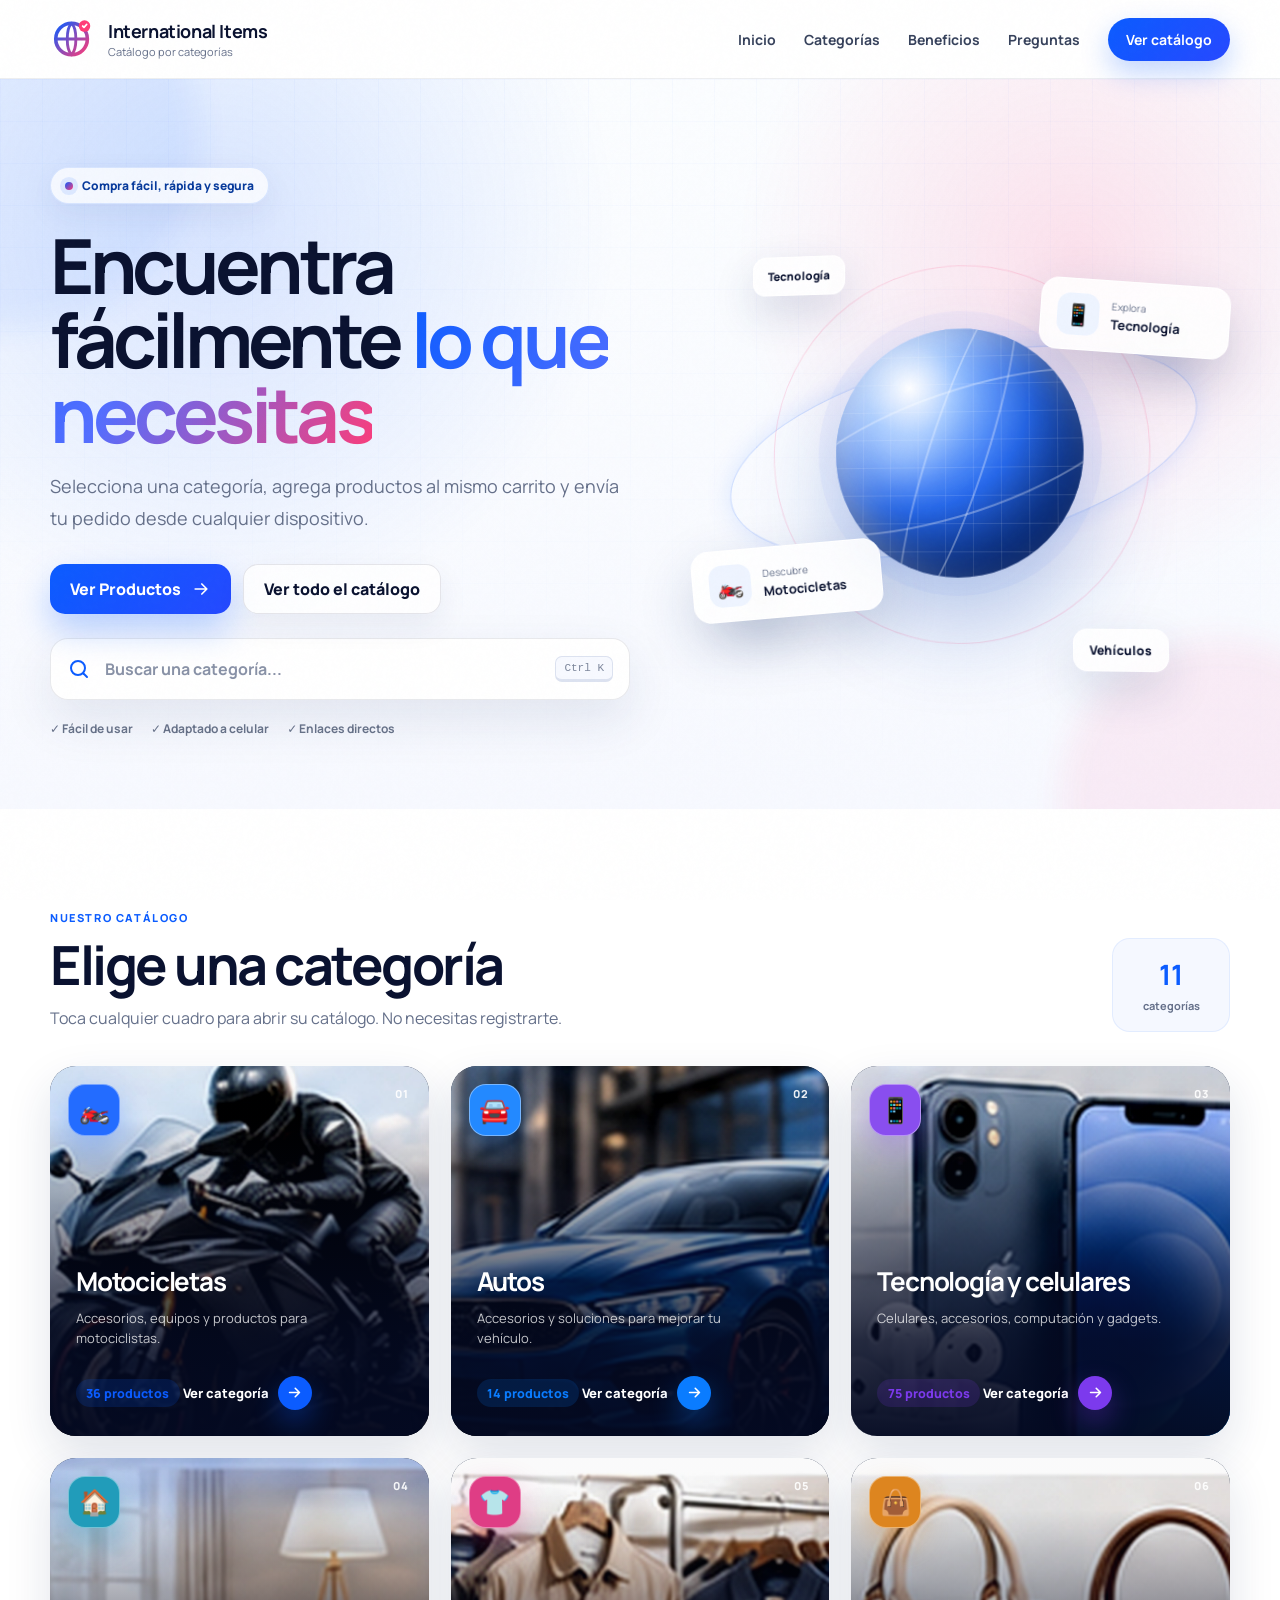
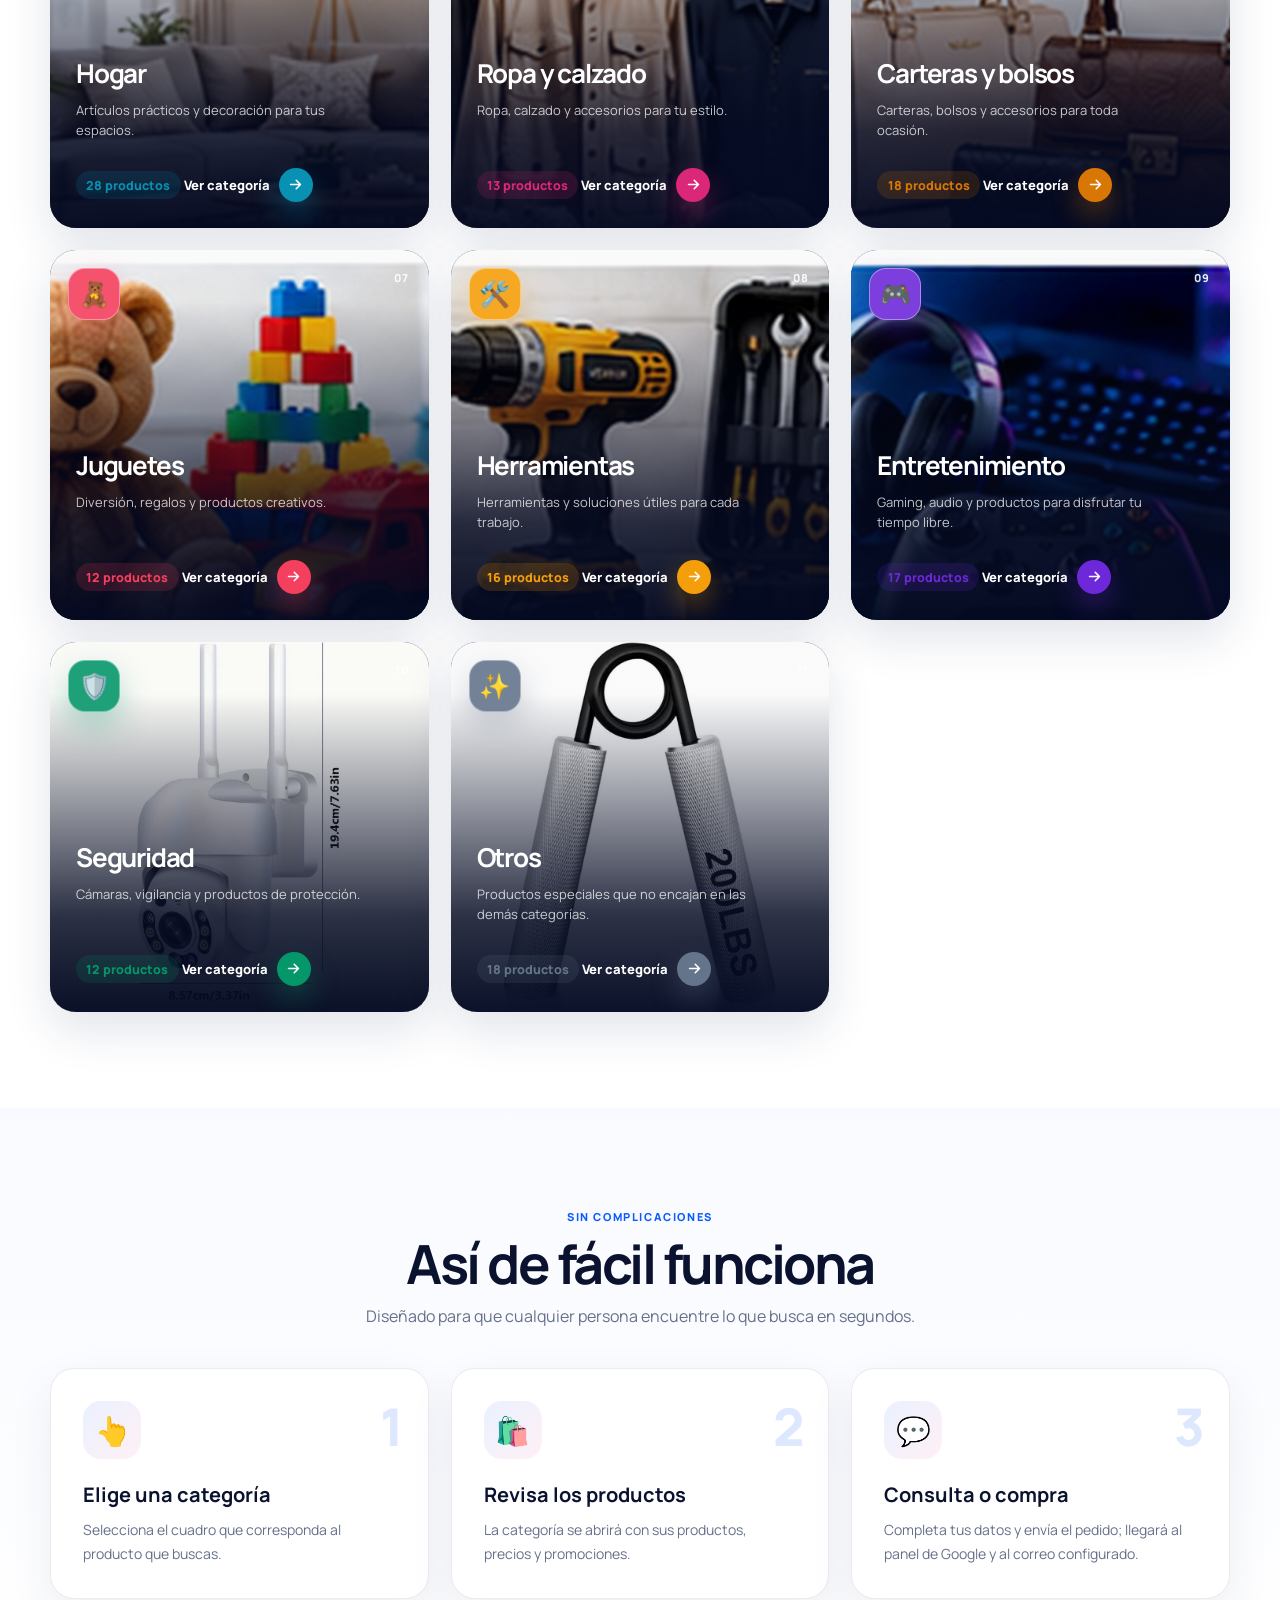
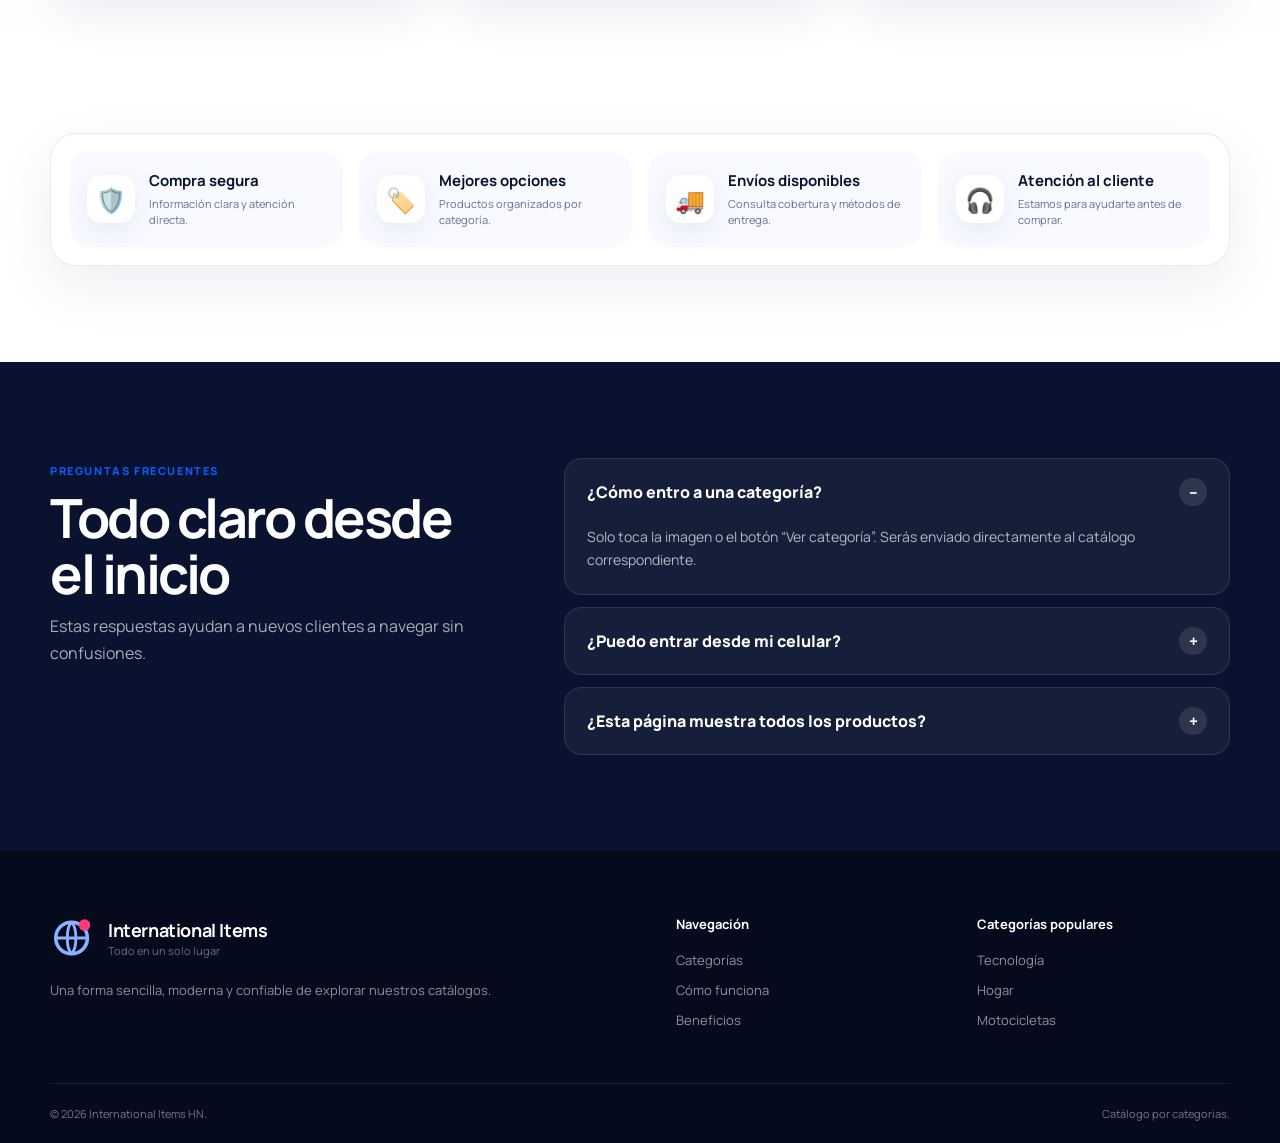
<file: index.html>
<!doctype html>
<html lang="es">
<head>
  <meta charset="utf-8" />
  <meta name="viewport" content="width=device-width, initial-scale=1" />
  <meta name="theme-color" content="#0b5cff" />
  <meta name="description" content="Explora las categorías de International Items y encuentra productos de motocicletas, carros, tecnología, hogar, moda y más." />
  <title>International Items | Catálogo por categorías</title>

  <link rel="preconnect" href="https://fonts.googleapis.com">
  <link rel="preconnect" href="https://fonts.gstatic.com" crossorigin>
  <link href="https://fonts.googleapis.com/css2?family=Manrope:wght@400;500;600;700;800&display=swap" rel="stylesheet">
  <link rel="icon" href="assets/favicon-32.png" type="image/png" />
  <link rel="apple-touch-icon" href="assets/apple-touch-icon.png" />
  <link rel="manifest" href="site.webmanifest" />
  <link rel="stylesheet" href="styles.css" />
</head>
<body>
  <div class="site-noise" aria-hidden="true"></div>

  <header class="site-header" id="inicio">
    <div class="container header-inner">
      <a class="brand" href="#inicio" aria-label="International Items, inicio">
        <span class="brand-mark" aria-hidden="true">
          <svg viewBox="0 0 64 64" role="img">
            <defs>
              <linearGradient id="brandGradient" x1="0" y1="0" x2="1" y2="1">
                <stop offset="0" stop-color="#0b5cff"/>
                <stop offset="1" stop-color="#ff3c78"/>
              </linearGradient>
            </defs>
            <circle cx="30" cy="32" r="22" fill="none" stroke="url(#brandGradient)" stroke-width="5"/>
            <path d="M8 32h44M30 10c8 8 8 36 0 44M30 10c-8 8-8 36 0 44" fill="none" stroke="url(#brandGradient)" stroke-width="4" stroke-linecap="round"/>
            <circle cx="48" cy="14" r="8" fill="#ff3c78"/>
            <path d="M45.5 14l1.8 1.8 3.6-4" fill="none" stroke="#fff" stroke-width="2.5" stroke-linecap="round" stroke-linejoin="round"/>
          </svg>
        </span>
        <span>
          <strong>International Items</strong>
          <small>Catálogo por categorías</small>
        </span>
      </a>

      <button class="menu-button" type="button" aria-expanded="false" aria-controls="main-nav" aria-label="Abrir menú">
        <span></span><span></span><span></span>
      </button>

      <nav class="main-nav" id="main-nav" aria-label="Navegación principal">
        <a href="#inicio">Inicio</a>
        <a href="#categorias">Categorías</a>
        <a href="#beneficios">Beneficios</a>
        <a href="#preguntas">Preguntas</a>
        <a class="nav-cta" href="#categorias">Ver catálogo</a>
      </nav>
    </div>
  </header>

  <main>
    <section class="hero">
      <div class="hero-glow hero-glow-one" aria-hidden="true"></div>
      <div class="hero-glow hero-glow-two" aria-hidden="true"></div>

      <div class="container hero-grid">
        <div class="hero-copy">
          <span class="eyebrow"><span class="eyebrow-dot"></span> Compra fácil, rápida y segura</span>
          <h1>Encuentra fácilmente <span>lo que necesitas</span></h1>
          <p>Selecciona una categoría, agrega productos al mismo carrito y envía tu pedido desde cualquier dispositivo.</p>

          <div class="hero-actions">
            <a class="button button-primary" href="#categorias">
              Ver Productos
              <svg viewBox="0 0 24 24" aria-hidden="true"><path d="M5 12h14M13 6l6 6-6 6"/></svg>
            </a>
            <a class="button button-secondary" href="catalogo/">Ver todo el catálogo</a>
          </div>

          <div class="quick-search" role="search">
            <svg viewBox="0 0 24 24" aria-hidden="true"><circle cx="11" cy="11" r="7"/><path d="m20 20-3.5-3.5"/></svg>
            <input id="category-search" type="search" autocomplete="off" placeholder="Buscar una categoría..." aria-label="Buscar una categoría" />
            <kbd>Ctrl K</kbd>
          </div>

          <div class="hero-trust" aria-label="Beneficios principales">
            <span>✓ Fácil de usar</span>
            <span>✓ Adaptado a celular</span>
            <span>✓ Enlaces directos</span>
          </div>
        </div>

        <div class="hero-visual" aria-label="Presentación visual del catálogo">
          <div class="orbital-scene" aria-hidden="true">
            <div class="orbit orbit-one"></div>
            <div class="orbit orbit-two"></div>
            <div class="globe">
              <div class="globe-grid"></div>
              <div class="globe-shine"></div>
            </div>
            <span class="floating-chip chip-one">Tecnología</span>
            <span class="floating-chip chip-two">Moda</span>
            <span class="floating-chip chip-three">Hogar</span>
            <span class="floating-chip chip-four">Vehículos</span>
          </div>

          <div class="hero-card-preview preview-one">
            <span class="mini-icon">📱</span>
            <div><small>Explora</small><strong>Tecnología</strong></div>
          </div>
          <div class="hero-card-preview preview-two">
            <span class="mini-icon">🏍️</span>
            <div><small>Descubre</small><strong>Motocicletas</strong></div>
          </div>
        </div>
      </div>
    </section>

    <section class="section categories-section" id="categorias">
      <div class="container">
        <div class="section-heading">
          <div>
            <span class="section-kicker">Nuestro catálogo</span>
            <h2>Elige una categoría</h2>
            <p>Toca cualquier cuadro para abrir su catálogo. No necesitas registrarte.</p>
          </div>
          <div class="category-count"><strong id="visible-count">11</strong><span>categorías</span></div>
        </div>

        <div class="mobile-category-select">
          <label for="category-select">Selecciona una categoría</label>
          <select id="category-select">
            <option value="">Elige una opción</option>
          </select>
          <button id="go-category" class="button button-primary" type="button">Abrir categoría</button>
        </div>

        <div class="category-grid" id="category-grid" aria-live="polite"></div>

        <div class="empty-state" id="empty-state" hidden>
          <div class="empty-icon">🔎</div>
          <h3>No encontramos esa categoría</h3>
          <p>Prueba con otra palabra, por ejemplo: tecnología, hogar o carros.</p>
          <button type="button" id="clear-search" class="button button-secondary">Ver todas</button>
        </div>
      </div>
    </section>

    <section class="section how-section" id="como-funciona">
      <div class="container">
        <div class="section-heading centered">
          <span class="section-kicker">Sin complicaciones</span>
          <h2>Así de fácil funciona</h2>
          <p>Diseñado para que cualquier persona encuentre lo que busca en segundos.</p>
        </div>

        <div class="steps-grid">
          <article class="step-card">
            <span class="step-number">1</span>
            <div class="step-icon">👆</div>
            <h3>Elige una categoría</h3>
            <p>Selecciona el cuadro que corresponda al producto que buscas.</p>
          </article>
          <article class="step-card">
            <span class="step-number">2</span>
            <div class="step-icon">🛍️</div>
            <h3>Revisa los productos</h3>
            <p>La categoría se abrirá con sus productos, precios y promociones.</p>
          </article>
          <article class="step-card">
            <span class="step-number">3</span>
            <div class="step-icon">💬</div>
            <h3>Consulta o compra</h3>
            <p>Completa tus datos y envía el pedido; llegará al panel de Google y al correo configurado.</p>
          </article>
        </div>
      </div>
    </section>

    <section class="section benefits-section" id="beneficios">
      <div class="container benefits-grid">
        <article class="benefit-card">
          <span class="benefit-icon">🛡️</span>
          <div><h3>Compra segura</h3><p>Información clara y atención directa.</p></div>
        </article>
        <article class="benefit-card">
          <span class="benefit-icon">🏷️</span>
          <div><h3>Mejores opciones</h3><p>Productos organizados por categoría.</p></div>
        </article>
        <article class="benefit-card">
          <span class="benefit-icon">🚚</span>
          <div><h3>Envíos disponibles</h3><p>Consulta cobertura y métodos de entrega.</p></div>
        </article>
        <article class="benefit-card">
          <span class="benefit-icon">🎧</span>
          <div><h3>Atención al cliente</h3><p>Estamos para ayudarte antes de comprar.</p></div>
        </article>
      </div>
    </section>

    <section class="section faq-section" id="preguntas">
      <div class="container faq-layout">
        <div class="faq-intro">
          <span class="section-kicker">Preguntas frecuentes</span>
          <h2>Todo claro desde el inicio</h2>
          <p>Estas respuestas ayudan a nuevos clientes a navegar sin confusiones.</p>
        </div>

        <div class="faq-list">
          <details open>
            <summary>¿Cómo entro a una categoría?</summary>
            <p>Solo toca la imagen o el botón “Ver categoría”. Serás enviado directamente al catálogo correspondiente.</p>
          </details>
          <details>
            <summary>¿Puedo entrar desde mi celular?</summary>
            <p>Sí. La página está optimizada para teléfonos, tabletas y computadoras.</p>
          </details>
          <details>
            <summary>¿Esta página muestra todos los productos?</summary>
            <p>Cada categoría muestra sus productos, pero el carrito se comparte entre todas porque todo funciona bajo el mismo dominio.</p>
          </details>
        </div>
      </div>
    </section>
  </main>

  <footer class="site-footer">
    <div class="container footer-grid">
      <div class="footer-brand">
        <a class="brand brand-footer" href="#inicio">
          <span class="brand-mark" aria-hidden="true">
            <svg viewBox="0 0 64 64"><circle cx="30" cy="32" r="22" fill="none" stroke="currentColor" stroke-width="5"/><path d="M8 32h44M30 10c8 8 8 36 0 44M30 10c-8 8-8 36 0 44" fill="none" stroke="currentColor" stroke-width="4" stroke-linecap="round"/><circle cx="48" cy="14" r="8" fill="#ff3c78"/></svg>
          </span>
          <span><strong>International Items</strong><small>Todo en un solo lugar</small></span>
        </a>
        <p>Una forma sencilla, moderna y confiable de explorar nuestros catálogos.</p>
      </div>
      <div class="footer-links">
        <strong>Navegación</strong>
        <a href="#categorias">Categorías</a>
        <a href="#como-funciona">Cómo funciona</a>
        <a href="#beneficios">Beneficios</a>
      </div>
      <div class="footer-links">
        <strong>Categorías populares</strong>
        <a href="#categorias" data-search-link="tecnología">Tecnología</a>
        <a href="#categorias" data-search-link="hogar">Hogar</a>
        <a href="#categorias" data-search-link="motocicletas">Motocicletas</a>
      </div>
    </div>
    <div class="container footer-bottom">
      <span>© <span id="current-year"></span> International Items HN.</span>
      <span>Catálogo por categorías.</span>
    </div>
  </footer>

  <div class="toast" id="toast" role="status" aria-live="polite"></div>

  <script src="config.js"></script>
  <script src="script.js?v=20260805-auto1"></script>
</body>
</html>
</file>
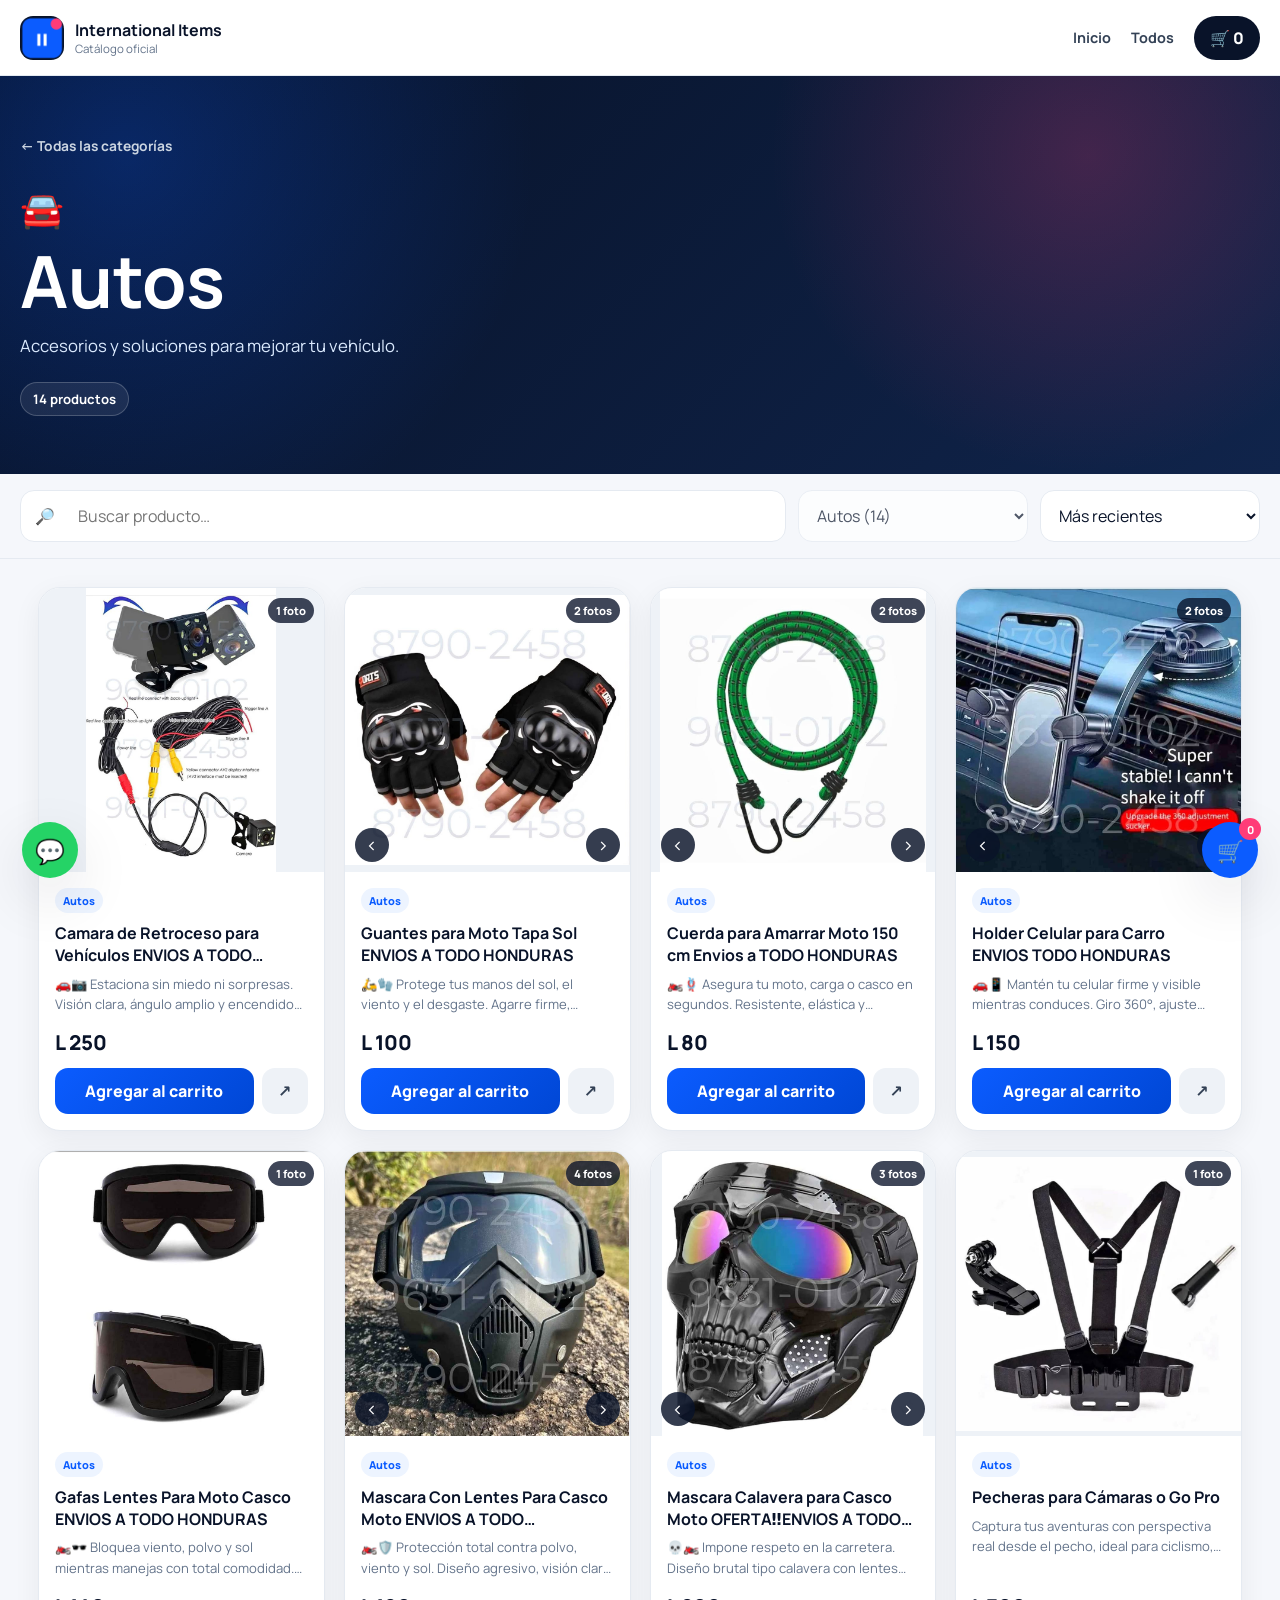
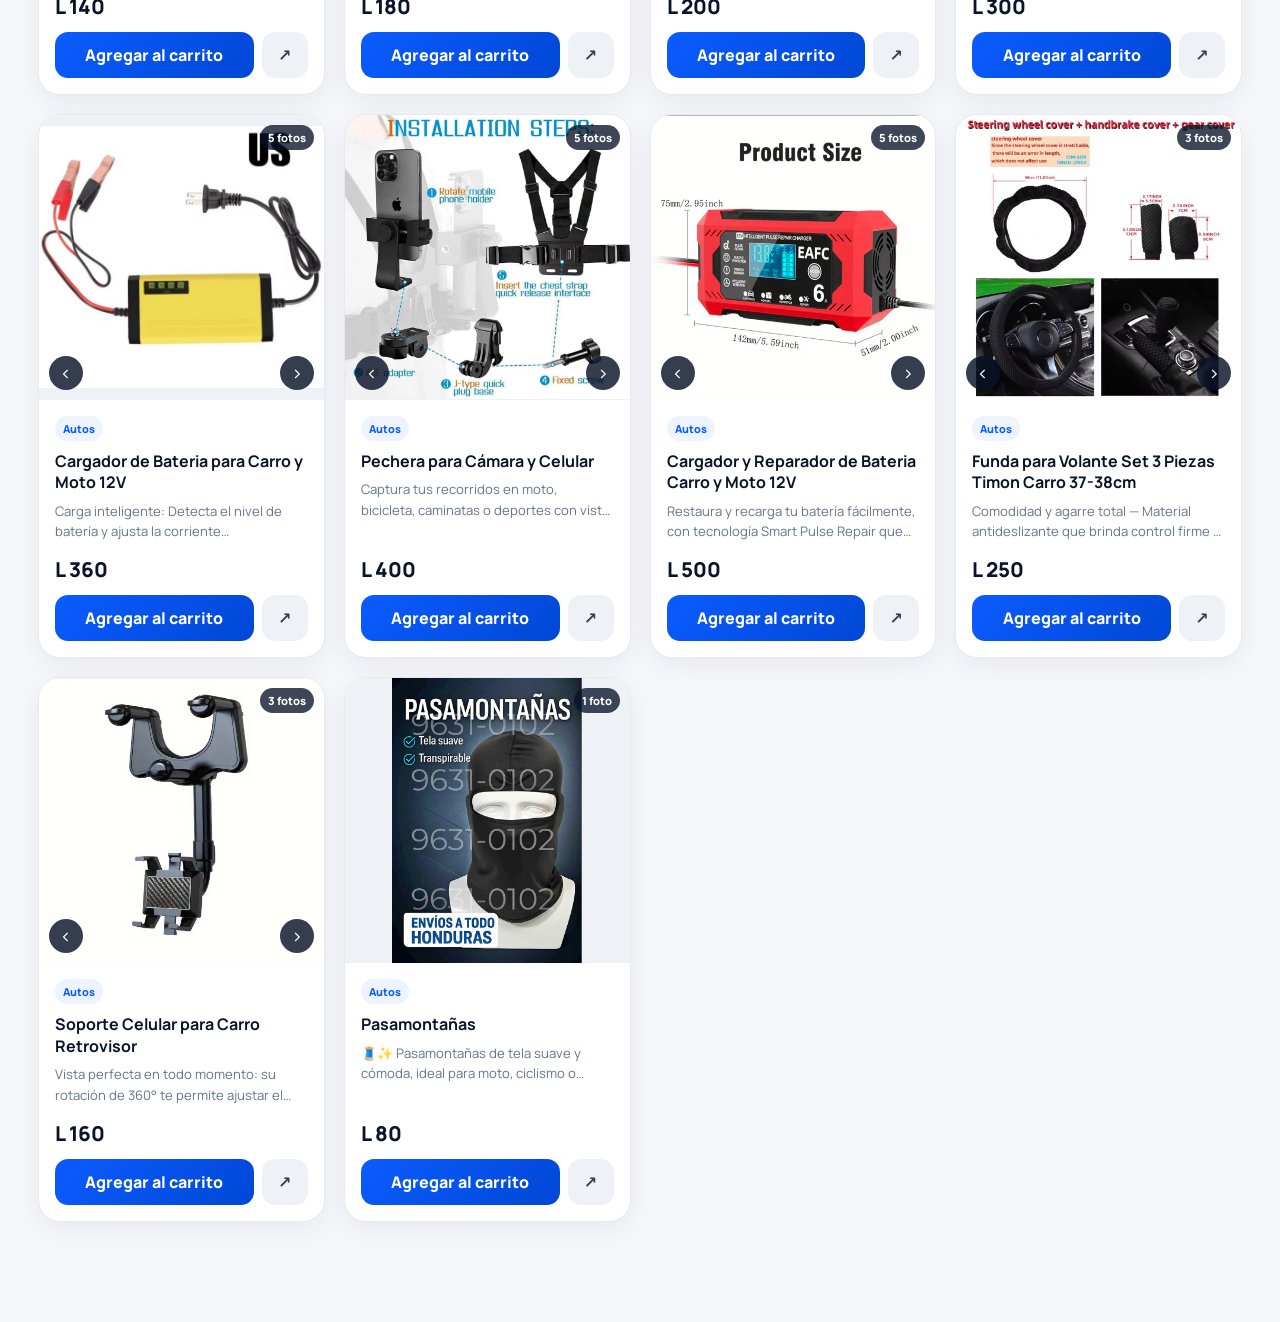
<file: autos/index.html>
<!doctype html>
<html lang="es">
<head>
  <base href="../">
  <meta charset="utf-8">
  <meta http-equiv="Cache-Control" content="no-cache, no-store, must-revalidate">
  <meta http-equiv="Pragma" content="no-cache">
  <meta http-equiv="Expires" content="0">
  <meta name="viewport" content="width=device-width,initial-scale=1,viewport-fit=cover">
  <meta name="theme-color" content="#0b5cff">
  <meta name="description" content="Catálogo de International Items HN">
  <title>Autos | International Items HN</title>
  <link rel="icon" href="assets/favicon-32.png" type="image/png">
  <link rel="apple-touch-icon" href="assets/apple-touch-icon.png">
  <link rel="manifest" href="site.webmanifest">
  <link rel="preconnect" href="https://fonts.googleapis.com">
  <link rel="preconnect" href="https://fonts.gstatic.com" crossorigin>
  <link href="https://fonts.googleapis.com/css2?family=Manrope:wght@400;500;600;700;800&display=swap" rel="stylesheet">
  <link rel="stylesheet" href="shared/catalogo.css?v=20260804-3">
</head>
<body data-category="Autos">
  <header class="catalog-header">
    <a class="catalog-brand" href="./" aria-label="Volver a inicio"><img src="assets/icon-192.png" alt=""><span><strong>International Items</strong><small>Catálogo oficial</small></span></a>
    <nav><a href="./">Inicio</a><a href="catalogo/">Todos</a><button id="open-cart-top" class="cart-pill" type="button">🛒 <span id="cart-count-top">0</span></button></nav>
  </header>

  <main>
    <section class="catalog-hero">
      <div>
        <a class="back-link" href="./#categorias">← Todas las categorías</a>
        <span id="category-icon" class="category-icon">🛍️</span>
        <h1 id="catalog-title">Catálogo</h1>
        <p id="catalog-description">Productos disponibles de International Items HN.</p>
        <span id="product-count" class="result-count">Cargando productos…</span>
      </div>
    </section>

    <section class="toolbar" aria-label="Filtros del catálogo">
      <label class="search-box"><span>🔎</span><input id="search-products" type="search" placeholder="Buscar producto…" autocomplete="off"></label>
      <select id="category-filter" aria-label="Filtrar por categoría"></select>
      <select id="sort-products" aria-label="Ordenar productos"><option value="recent">Más recientes</option><option value="price-asc">Precio menor a mayor</option><option value="price-desc">Precio mayor a menor</option><option value="az">Nombre A–Z</option></select>
    </section>

    <section class="products-wrap">
      <div id="product-grid" class="product-grid" aria-live="polite"></div>
      <div id="empty-products" class="empty-products" hidden><div>🔎</div><h2>No hay productos aquí</h2><p>Prueba otra búsqueda o regresa a todas las categorías.</p><a href="catalogo/" class="primary-button">Ver catálogo completo</a></div>
    </section>
  </main>

  <button id="floating-cart" class="floating-cart" type="button" aria-label="Abrir carrito">🛒<span id="floating-cart-count">0</span></button>
  <a id="floating-wa" class="floating-wa" href="#" target="_blank" rel="noopener" aria-label="WhatsApp">💬</a>

  <div id="cart-overlay" class="overlay" hidden>
    <aside class="cart-drawer" role="dialog" aria-modal="true" aria-labelledby="cart-title">
      <div class="drawer-head"><div><small>Compra guardada</small><h2 id="cart-title">Tu carrito</h2></div><button id="close-cart" class="icon-button" type="button">✕</button></div>
      <div id="cart-items" class="cart-items"></div>
      <div class="drawer-footer"><div class="cart-total-row"><span>Total productos</span><strong id="cart-total">L 0</strong></div><p class="saved-note">El carrito permanece guardado aunque cierres la página.</p><button id="checkout-button" class="primary-button wide" type="button">Continuar pedido</button></div>
    </aside>
  </div>

  <div id="checkout-overlay" class="overlay center" hidden>
    <section class="checkout-modal" role="dialog" aria-modal="true" aria-labelledby="checkout-title">
      <div class="drawer-head"><div><small>Último paso</small><h2 id="checkout-title">Datos del pedido</h2></div><button id="close-checkout" class="icon-button" type="button">✕</button></div>
      <form id="checkout-form">
        <div class="form-grid">
          <label>Nombre del cliente*<input name="nombre" required autocomplete="name"></label>
          <label>Teléfono principal*<input name="telefono1" required inputmode="tel" autocomplete="tel"></label>
          <label>Teléfono adicional<input name="telefono2" inputmode="tel"></label>
          <label>Día de entrega*<select name="dia" required><option value="">Seleccionar</option><option>Hoy</option><option>Mañana</option><option>Otro</option></select></label>
          <label id="day-other-wrap" hidden>Especifica el día*<input name="dia_otro"></label>
          <label>¿De dónde eres?*<select name="ubicacion" required><option value="">Seleccionar</option><option>Tegucigalpa</option><option>Otro departamento</option></select></label>
          <label>Vendedor que te atendió*<select name="vendedor" required><option value="">Seleccionar</option><option>Mayra</option><option>Edith</option><option>Rigo</option><option>Otro</option></select></label>
          <label id="seller-other-wrap" hidden>Nombre del vendedor*<input name="vendedor_otro"></label>
          <label class="full">Colonia o sector*<select name="direccion" required></select></label>
          <label class="full">Referencia exacta*<input name="referencia" required placeholder="Ej. frente a Hotel Clarion"></label>
          <label>Método de pago*<select name="metodo_pago" required><option value="">Seleccionar</option><option>Efectivo</option><option>Transferencia</option></select></label>
          <label class="honeypot" aria-hidden="true">Sitio web<input name="website" tabindex="-1" autocomplete="off"></label>
        </div>
        <div class="order-summary"><div><span>Subtotal</span><strong id="checkout-subtotal">L 0</strong></div><div><span>Envío</span><strong id="checkout-shipping">—</strong></div><div class="grand"><span>Total</span><strong id="checkout-total">L 0</strong></div><small>Envío gratis desde L 2,500.</small></div>
        <div id="backend-warning" class="backend-warning" hidden>Antes de publicar, pega la URL de Apps Script en <code>config/site-config.js</code>. Mientras tanto, el pedido se enviará por WhatsApp.</div>
        <button id="submit-order" class="primary-button wide" type="submit">Enviar pedido</button>
        <p id="order-status" class="order-status" role="status" aria-live="polite"></p>
      </form>
    </section>
  </div>

  <div id="viewer" class="viewer" hidden><button id="viewer-close" class="viewer-close">✕</button><button id="viewer-prev" class="viewer-arrow prev">‹</button><img id="viewer-image" alt="Producto ampliado"><button id="viewer-next" class="viewer-arrow next">›</button><div id="viewer-counter" class="viewer-counter"></div></div>
  <div id="toast" class="toast" role="status" aria-live="polite"></div>
  <iframe id="order-frame" name="order-frame" hidden></iframe>

  <script src="config/site-config.js"></script>
  <script src="shared/shipping-data.js"></script>
  <script src="shared/catalogo.js?v=20260805-auto1"></script>
</body>
</html>
</file>
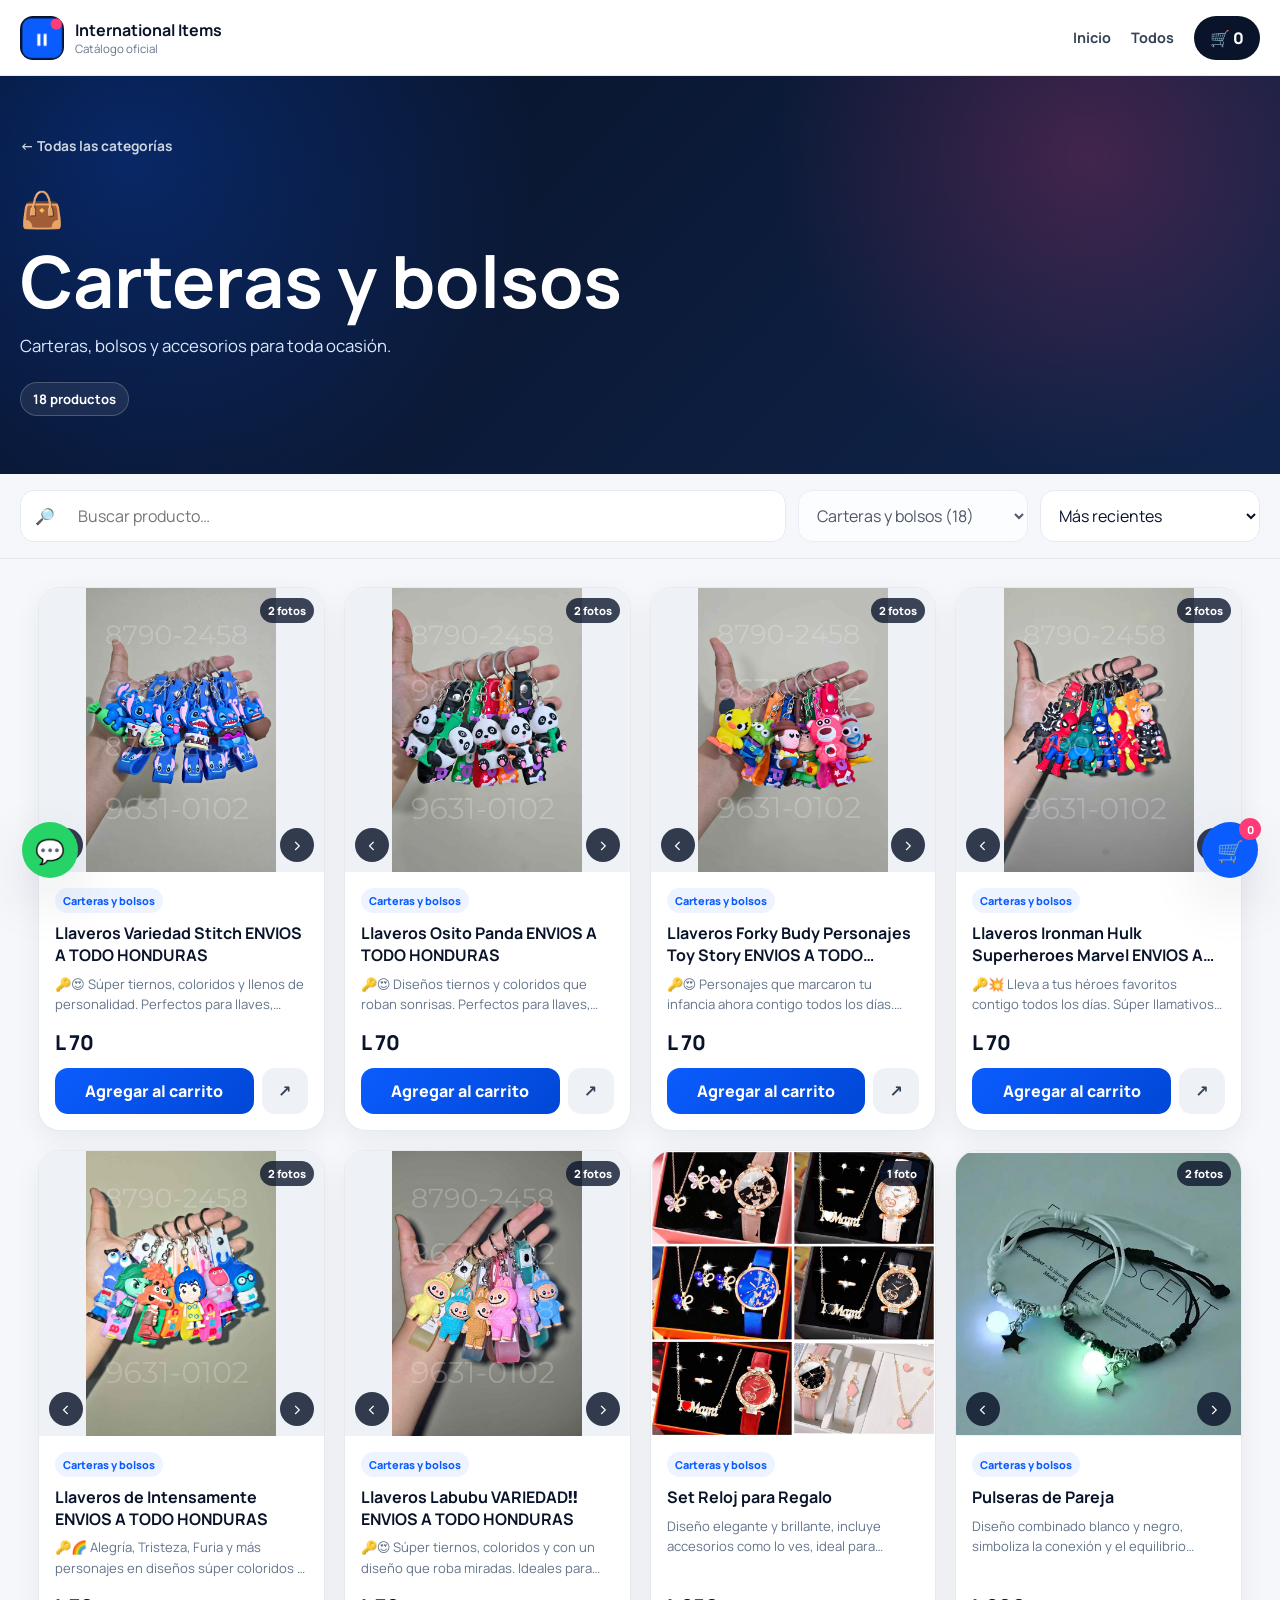
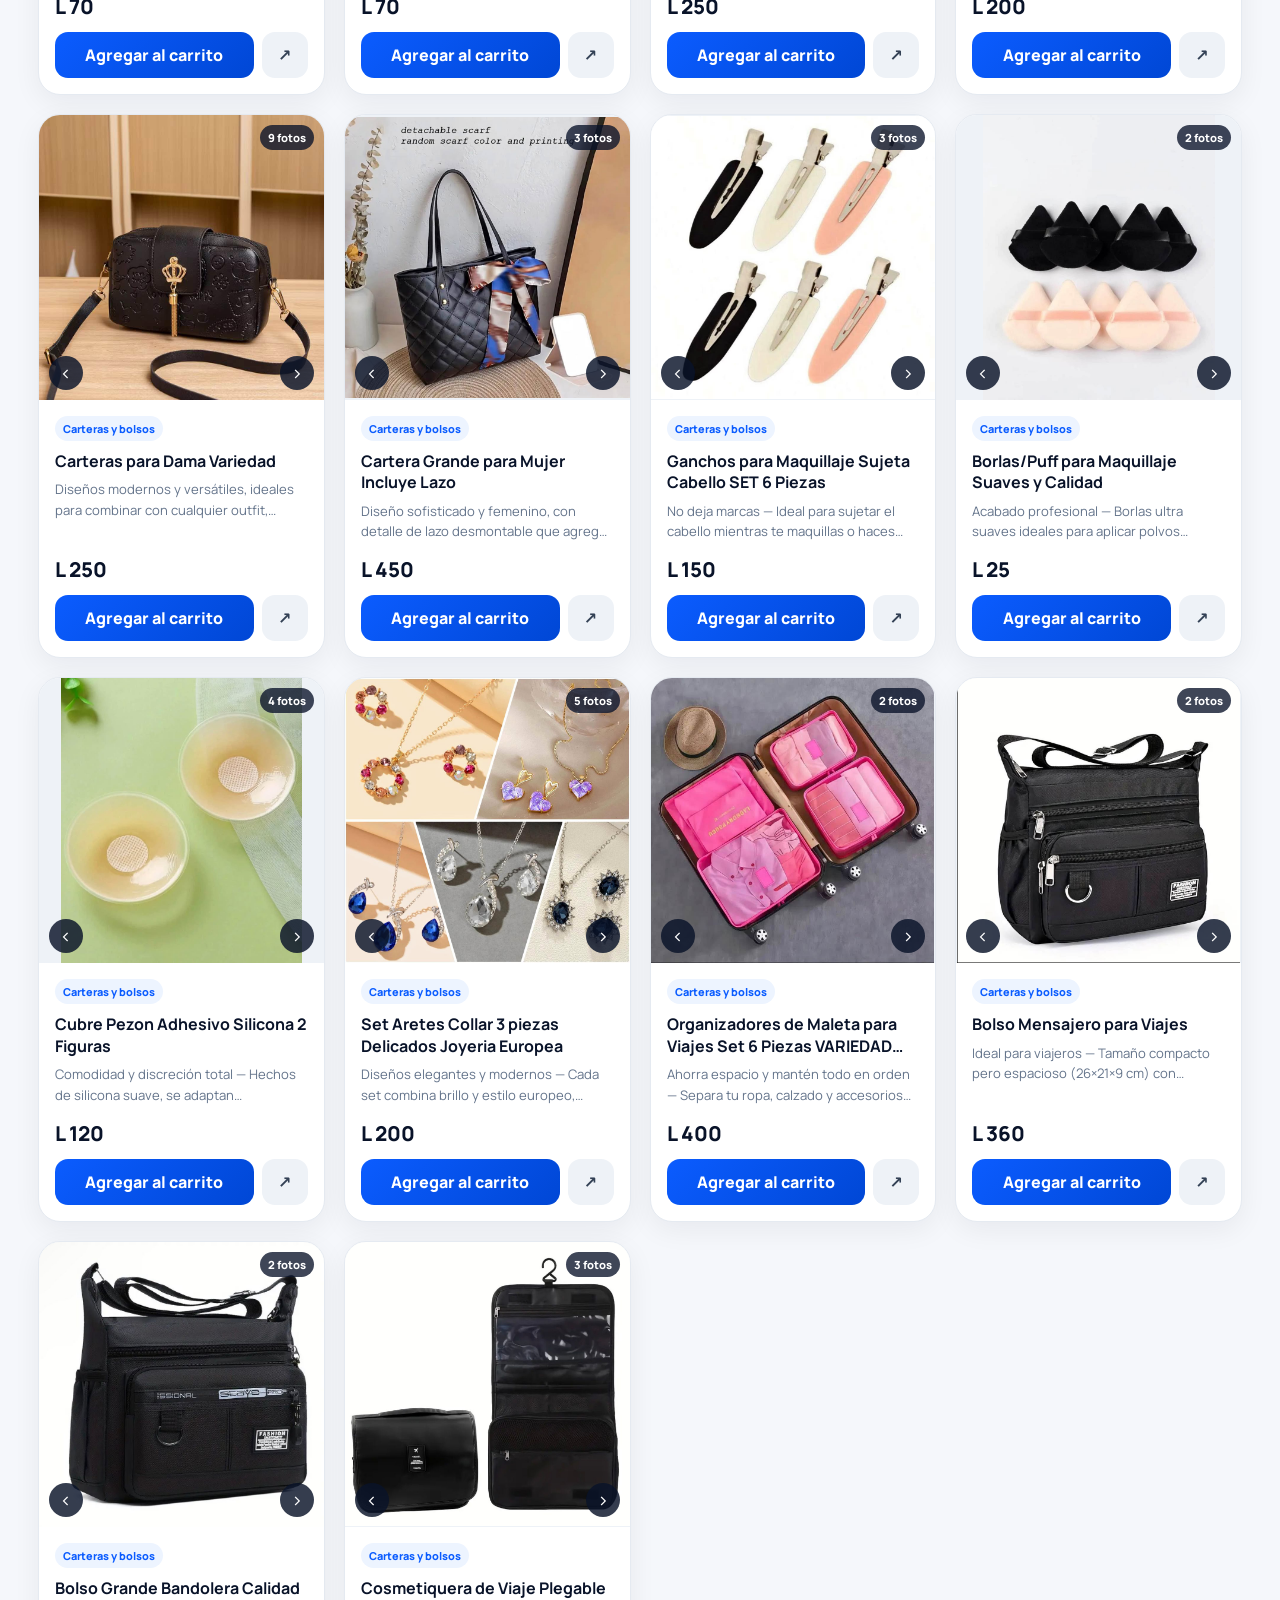
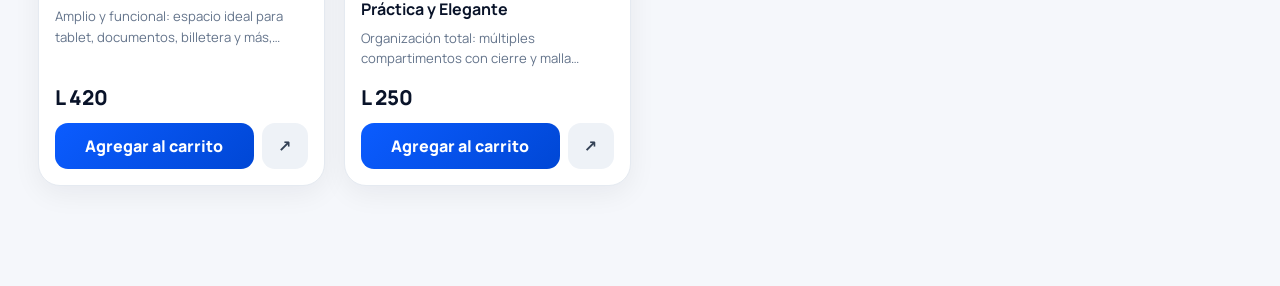
<file: carteras-bolsos/index.html>
<!doctype html>
<html lang="es">
<head>
  <base href="../">
  <meta charset="utf-8">
  <meta http-equiv="Cache-Control" content="no-cache, no-store, must-revalidate">
  <meta http-equiv="Pragma" content="no-cache">
  <meta http-equiv="Expires" content="0">
  <meta name="viewport" content="width=device-width,initial-scale=1,viewport-fit=cover">
  <meta name="theme-color" content="#0b5cff">
  <meta name="description" content="Catálogo de International Items HN">
  <title>Carteras y bolsos | International Items HN</title>
  <link rel="icon" href="assets/favicon-32.png" type="image/png">
  <link rel="apple-touch-icon" href="assets/apple-touch-icon.png">
  <link rel="manifest" href="site.webmanifest">
  <link rel="preconnect" href="https://fonts.googleapis.com">
  <link rel="preconnect" href="https://fonts.gstatic.com" crossorigin>
  <link href="https://fonts.googleapis.com/css2?family=Manrope:wght@400;500;600;700;800&display=swap" rel="stylesheet">
  <link rel="stylesheet" href="shared/catalogo.css?v=20260804-3">
</head>
<body data-category="Carteras y bolsos">
  <header class="catalog-header">
    <a class="catalog-brand" href="./" aria-label="Volver a inicio"><img src="assets/icon-192.png" alt=""><span><strong>International Items</strong><small>Catálogo oficial</small></span></a>
    <nav><a href="./">Inicio</a><a href="catalogo/">Todos</a><button id="open-cart-top" class="cart-pill" type="button">🛒 <span id="cart-count-top">0</span></button></nav>
  </header>

  <main>
    <section class="catalog-hero">
      <div>
        <a class="back-link" href="./#categorias">← Todas las categorías</a>
        <span id="category-icon" class="category-icon">🛍️</span>
        <h1 id="catalog-title">Catálogo</h1>
        <p id="catalog-description">Productos disponibles de International Items HN.</p>
        <span id="product-count" class="result-count">Cargando productos…</span>
      </div>
    </section>

    <section class="toolbar" aria-label="Filtros del catálogo">
      <label class="search-box"><span>🔎</span><input id="search-products" type="search" placeholder="Buscar producto…" autocomplete="off"></label>
      <select id="category-filter" aria-label="Filtrar por categoría"></select>
      <select id="sort-products" aria-label="Ordenar productos"><option value="recent">Más recientes</option><option value="price-asc">Precio menor a mayor</option><option value="price-desc">Precio mayor a menor</option><option value="az">Nombre A–Z</option></select>
    </section>

    <section class="products-wrap">
      <div id="product-grid" class="product-grid" aria-live="polite"></div>
      <div id="empty-products" class="empty-products" hidden><div>🔎</div><h2>No hay productos aquí</h2><p>Prueba otra búsqueda o regresa a todas las categorías.</p><a href="catalogo/" class="primary-button">Ver catálogo completo</a></div>
    </section>
  </main>

  <button id="floating-cart" class="floating-cart" type="button" aria-label="Abrir carrito">🛒<span id="floating-cart-count">0</span></button>
  <a id="floating-wa" class="floating-wa" href="#" target="_blank" rel="noopener" aria-label="WhatsApp">💬</a>

  <div id="cart-overlay" class="overlay" hidden>
    <aside class="cart-drawer" role="dialog" aria-modal="true" aria-labelledby="cart-title">
      <div class="drawer-head"><div><small>Compra guardada</small><h2 id="cart-title">Tu carrito</h2></div><button id="close-cart" class="icon-button" type="button">✕</button></div>
      <div id="cart-items" class="cart-items"></div>
      <div class="drawer-footer"><div class="cart-total-row"><span>Total productos</span><strong id="cart-total">L 0</strong></div><p class="saved-note">El carrito permanece guardado aunque cierres la página.</p><button id="checkout-button" class="primary-button wide" type="button">Continuar pedido</button></div>
    </aside>
  </div>

  <div id="checkout-overlay" class="overlay center" hidden>
    <section class="checkout-modal" role="dialog" aria-modal="true" aria-labelledby="checkout-title">
      <div class="drawer-head"><div><small>Último paso</small><h2 id="checkout-title">Datos del pedido</h2></div><button id="close-checkout" class="icon-button" type="button">✕</button></div>
      <form id="checkout-form">
        <div class="form-grid">
          <label>Nombre del cliente*<input name="nombre" required autocomplete="name"></label>
          <label>Teléfono principal*<input name="telefono1" required inputmode="tel" autocomplete="tel"></label>
          <label>Teléfono adicional<input name="telefono2" inputmode="tel"></label>
          <label>Día de entrega*<select name="dia" required><option value="">Seleccionar</option><option>Hoy</option><option>Mañana</option><option>Otro</option></select></label>
          <label id="day-other-wrap" hidden>Especifica el día*<input name="dia_otro"></label>
          <label>¿De dónde eres?*<select name="ubicacion" required><option value="">Seleccionar</option><option>Tegucigalpa</option><option>Otro departamento</option></select></label>
          <label>Vendedor que te atendió*<select name="vendedor" required><option value="">Seleccionar</option><option>Mayra</option><option>Edith</option><option>Rigo</option><option>Otro</option></select></label>
          <label id="seller-other-wrap" hidden>Nombre del vendedor*<input name="vendedor_otro"></label>
          <label class="full">Colonia o sector*<select name="direccion" required></select></label>
          <label class="full">Referencia exacta*<input name="referencia" required placeholder="Ej. frente a Hotel Clarion"></label>
          <label>Método de pago*<select name="metodo_pago" required><option value="">Seleccionar</option><option>Efectivo</option><option>Transferencia</option></select></label>
          <label class="honeypot" aria-hidden="true">Sitio web<input name="website" tabindex="-1" autocomplete="off"></label>
        </div>
        <div class="order-summary"><div><span>Subtotal</span><strong id="checkout-subtotal">L 0</strong></div><div><span>Envío</span><strong id="checkout-shipping">—</strong></div><div class="grand"><span>Total</span><strong id="checkout-total">L 0</strong></div><small>Envío gratis desde L 2,500.</small></div>
        <div id="backend-warning" class="backend-warning" hidden>Antes de publicar, pega la URL de Apps Script en <code>config/site-config.js</code>. Mientras tanto, el pedido se enviará por WhatsApp.</div>
        <button id="submit-order" class="primary-button wide" type="submit">Enviar pedido</button>
        <p id="order-status" class="order-status" role="status" aria-live="polite"></p>
      </form>
    </section>
  </div>

  <div id="viewer" class="viewer" hidden><button id="viewer-close" class="viewer-close">✕</button><button id="viewer-prev" class="viewer-arrow prev">‹</button><img id="viewer-image" alt="Producto ampliado"><button id="viewer-next" class="viewer-arrow next">›</button><div id="viewer-counter" class="viewer-counter"></div></div>
  <div id="toast" class="toast" role="status" aria-live="polite"></div>
  <iframe id="order-frame" name="order-frame" hidden></iframe>

  <script src="config/site-config.js"></script>
  <script src="shared/shipping-data.js"></script>
  <script src="shared/catalogo.js?v=20260805-auto1"></script>
</body>
</html>
</file>
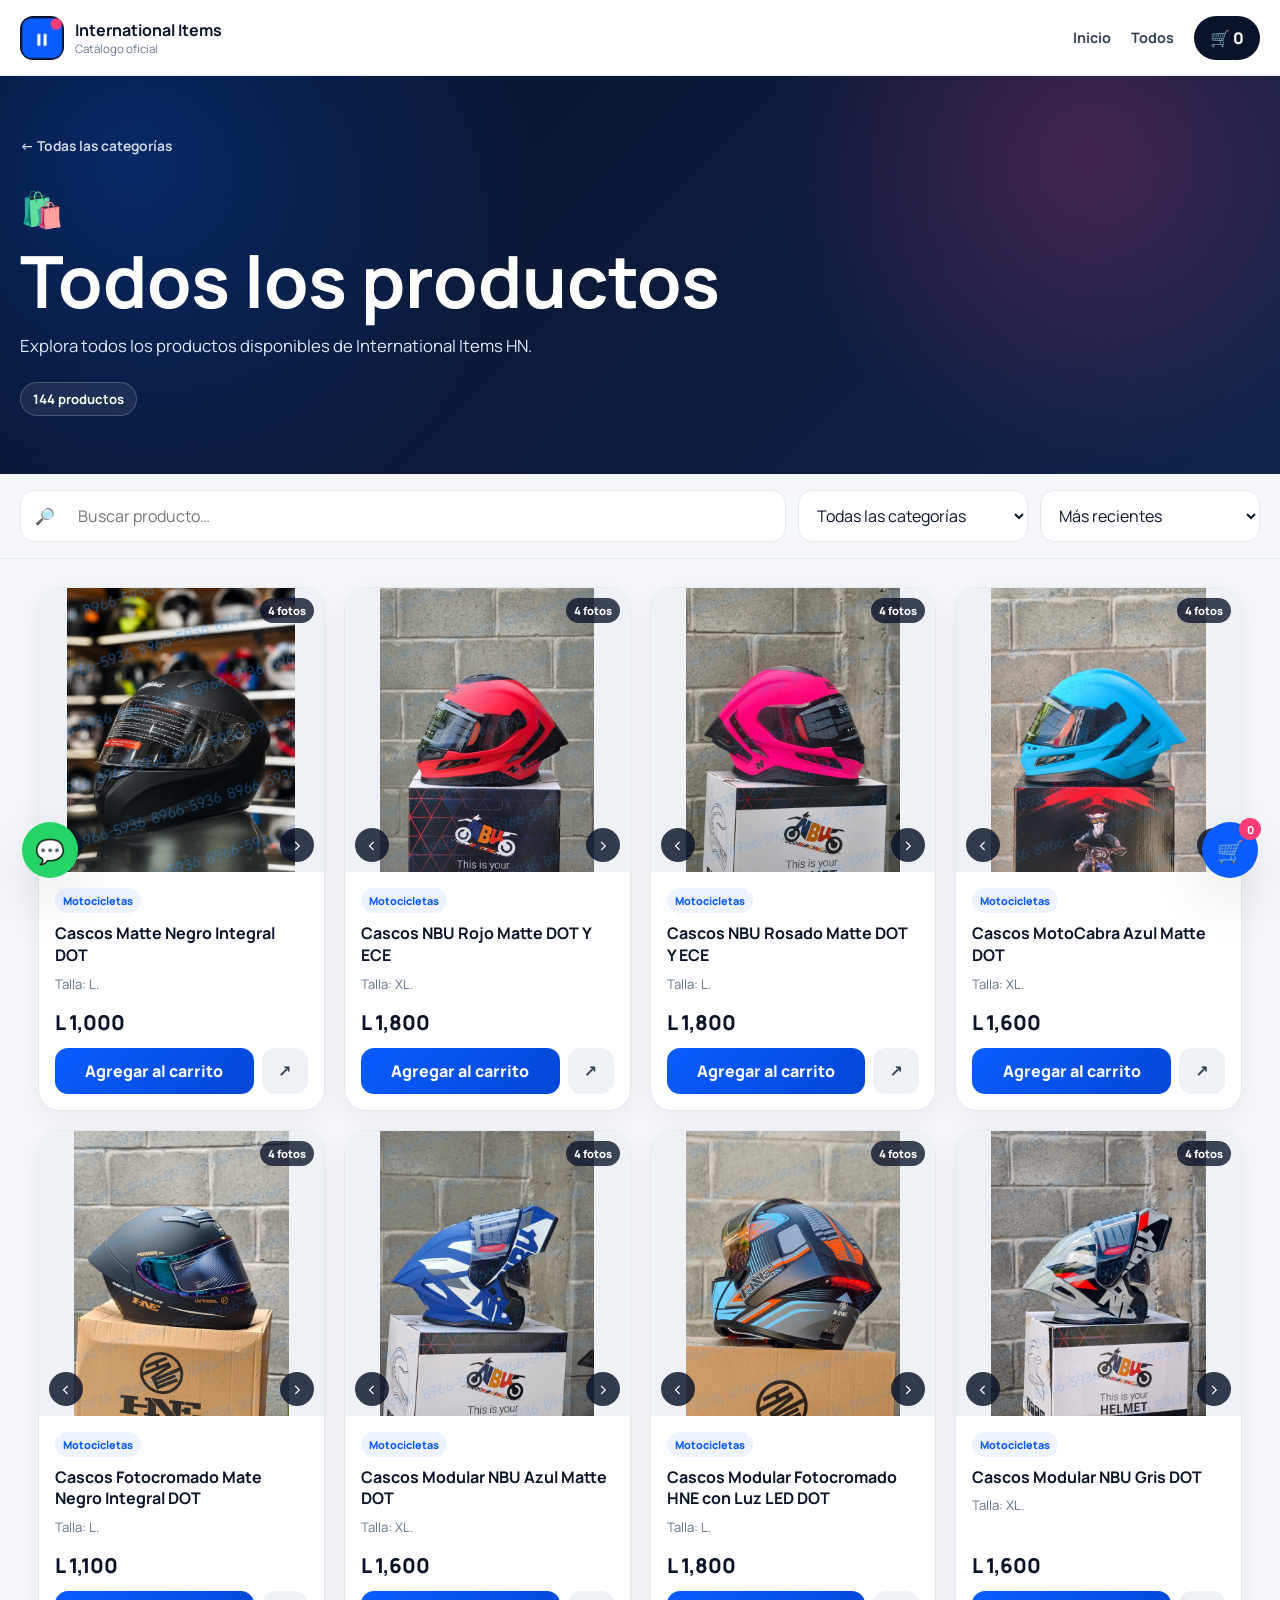
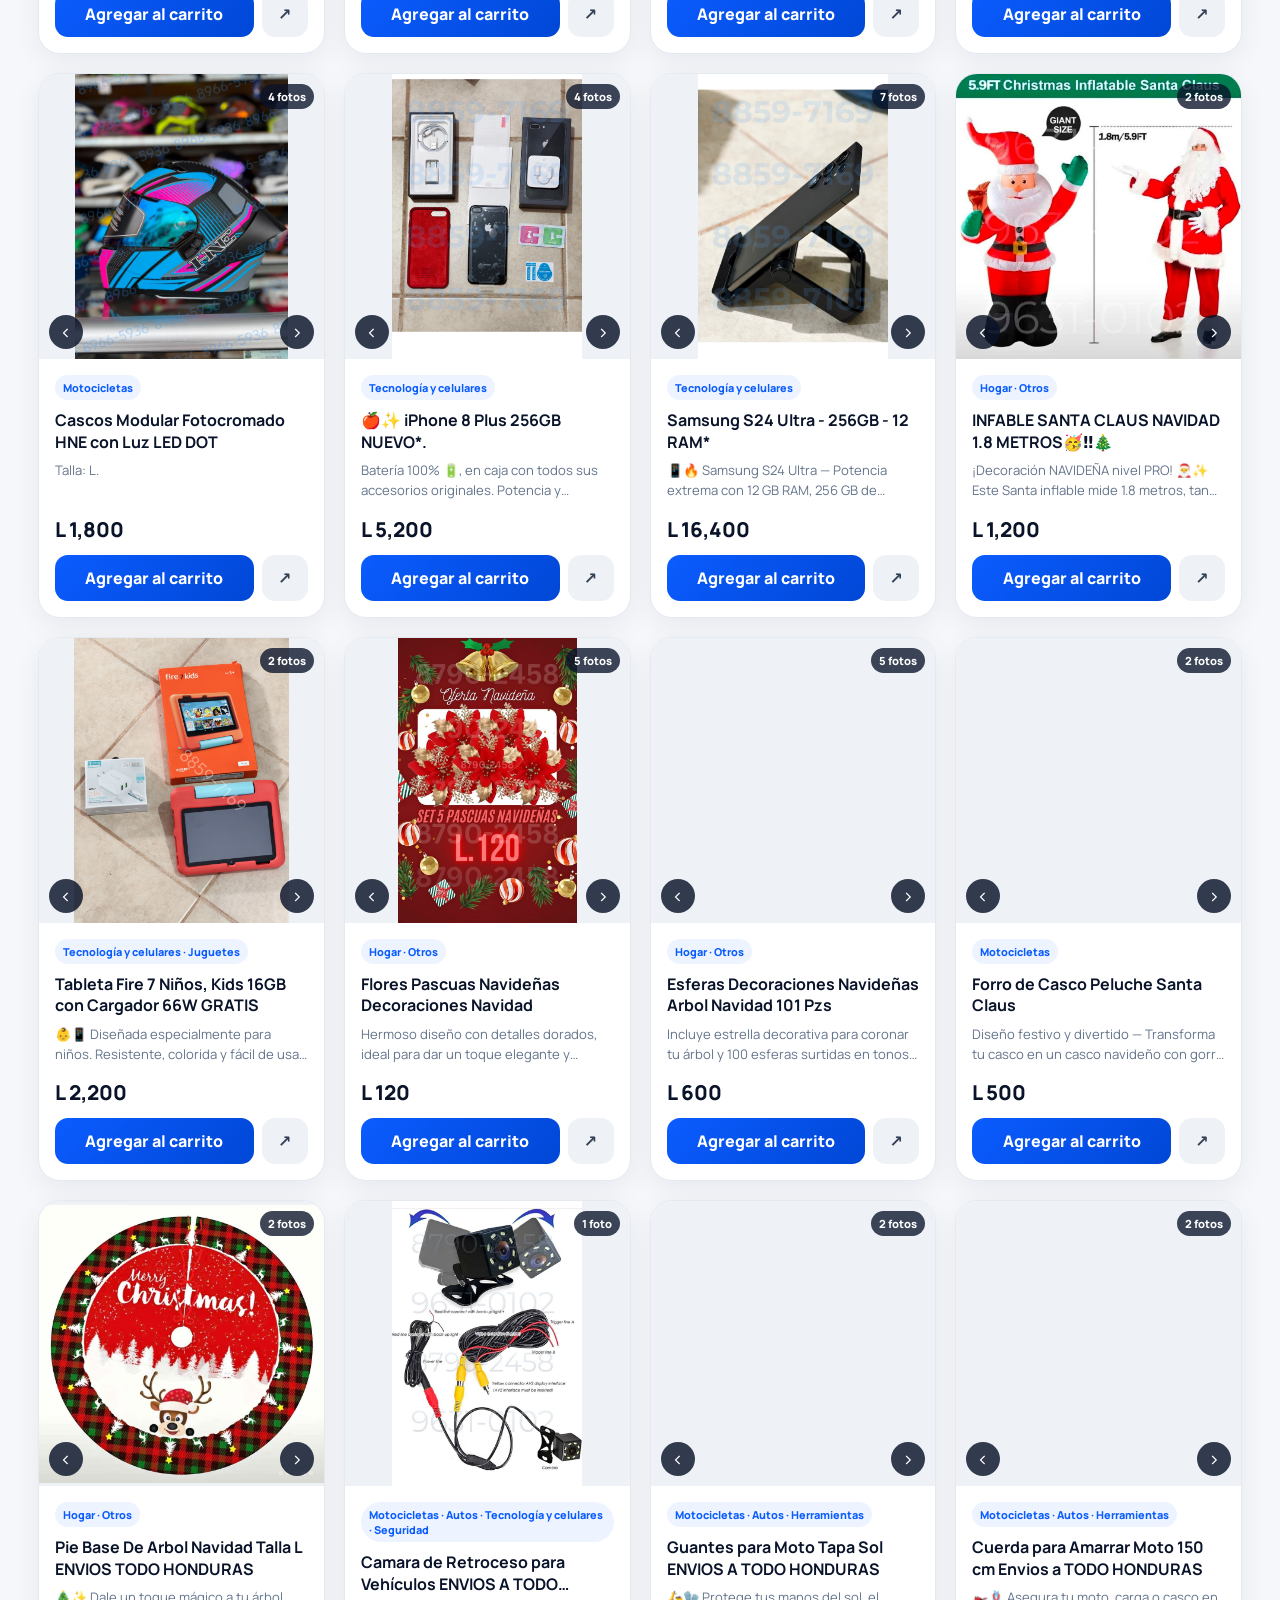
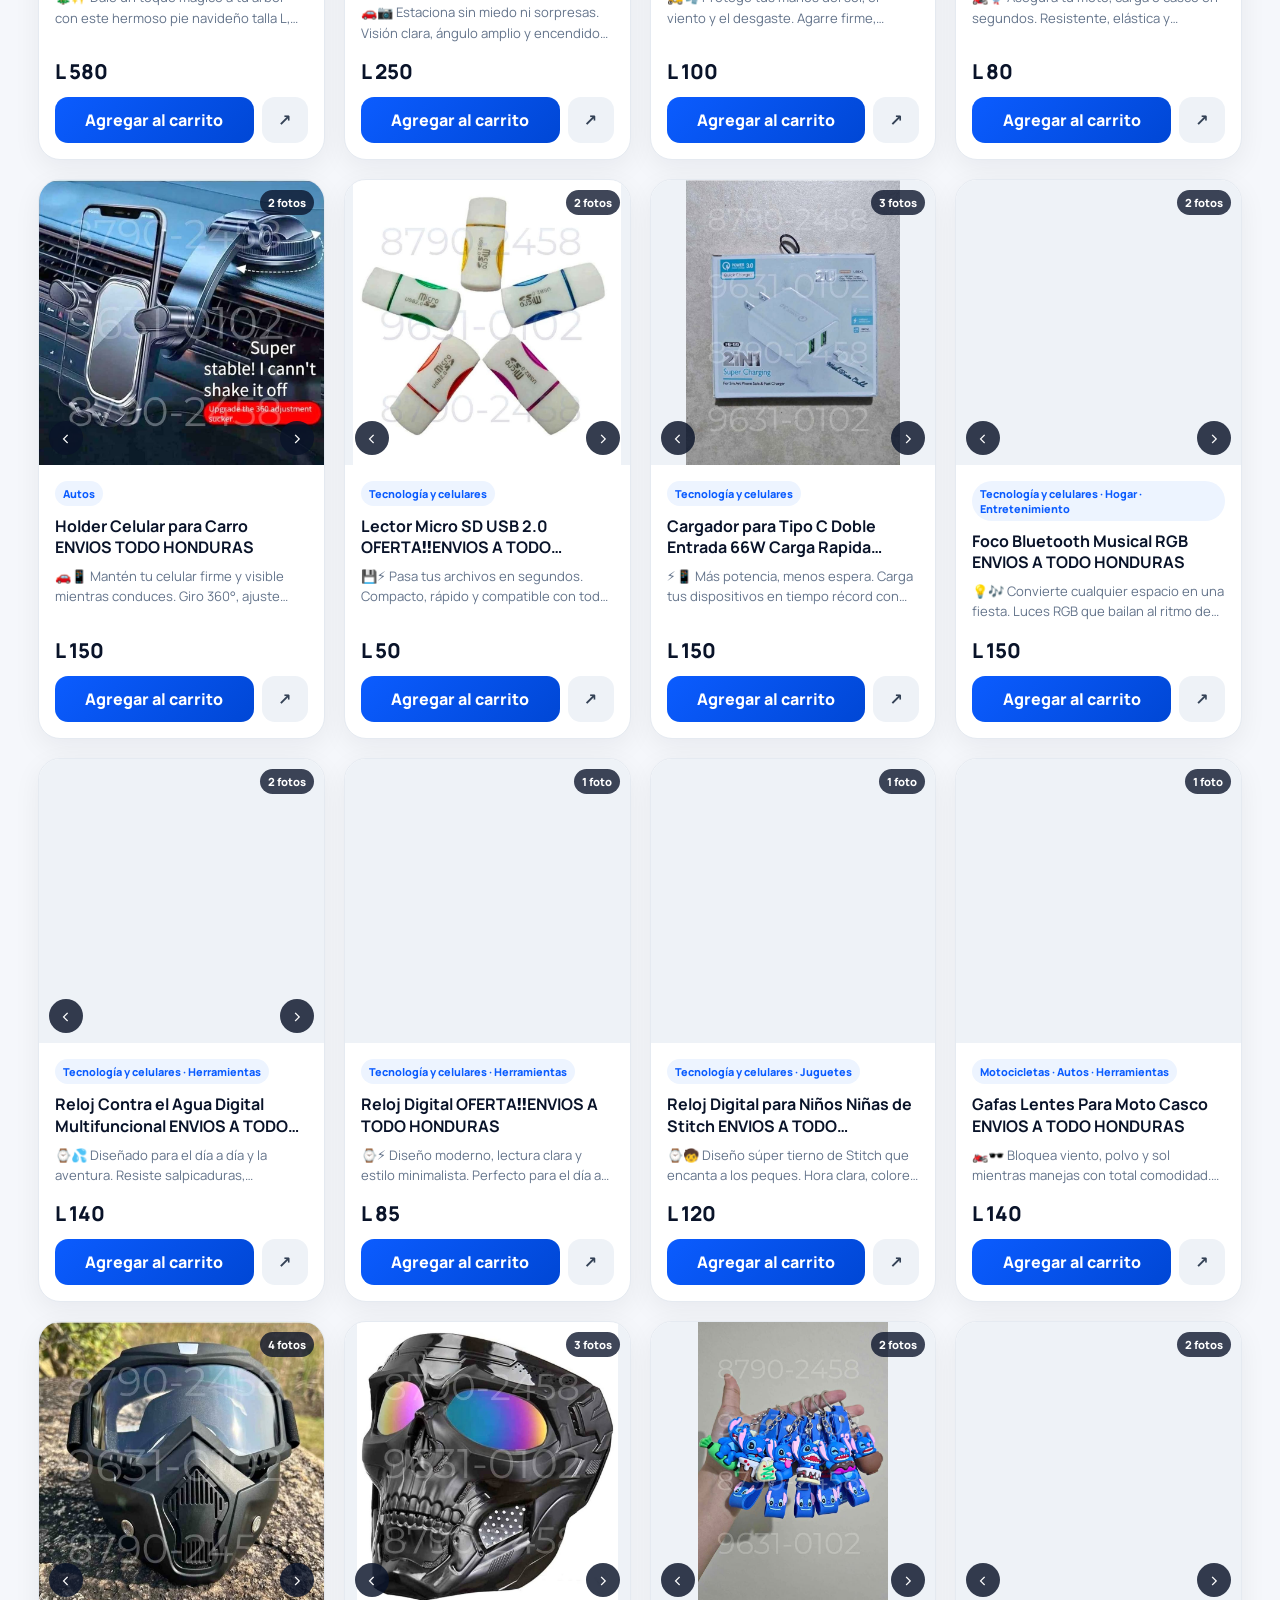
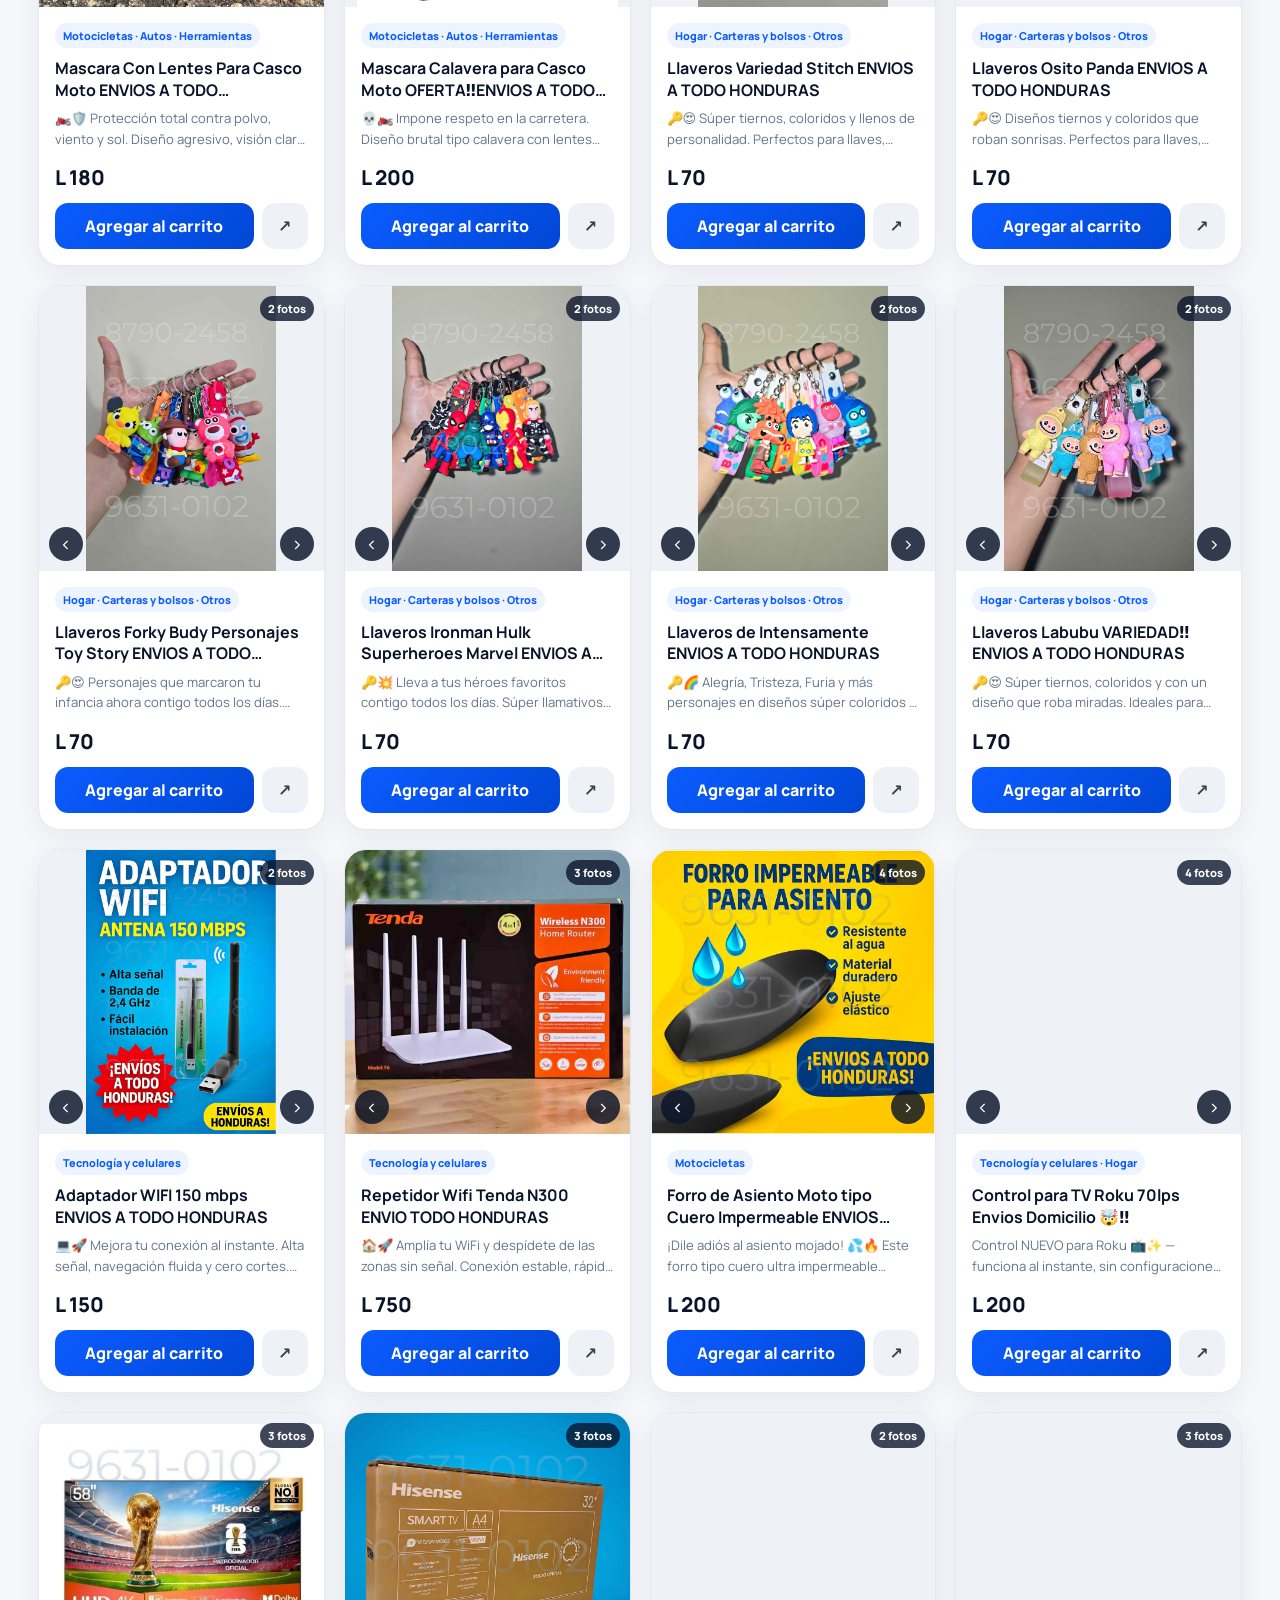
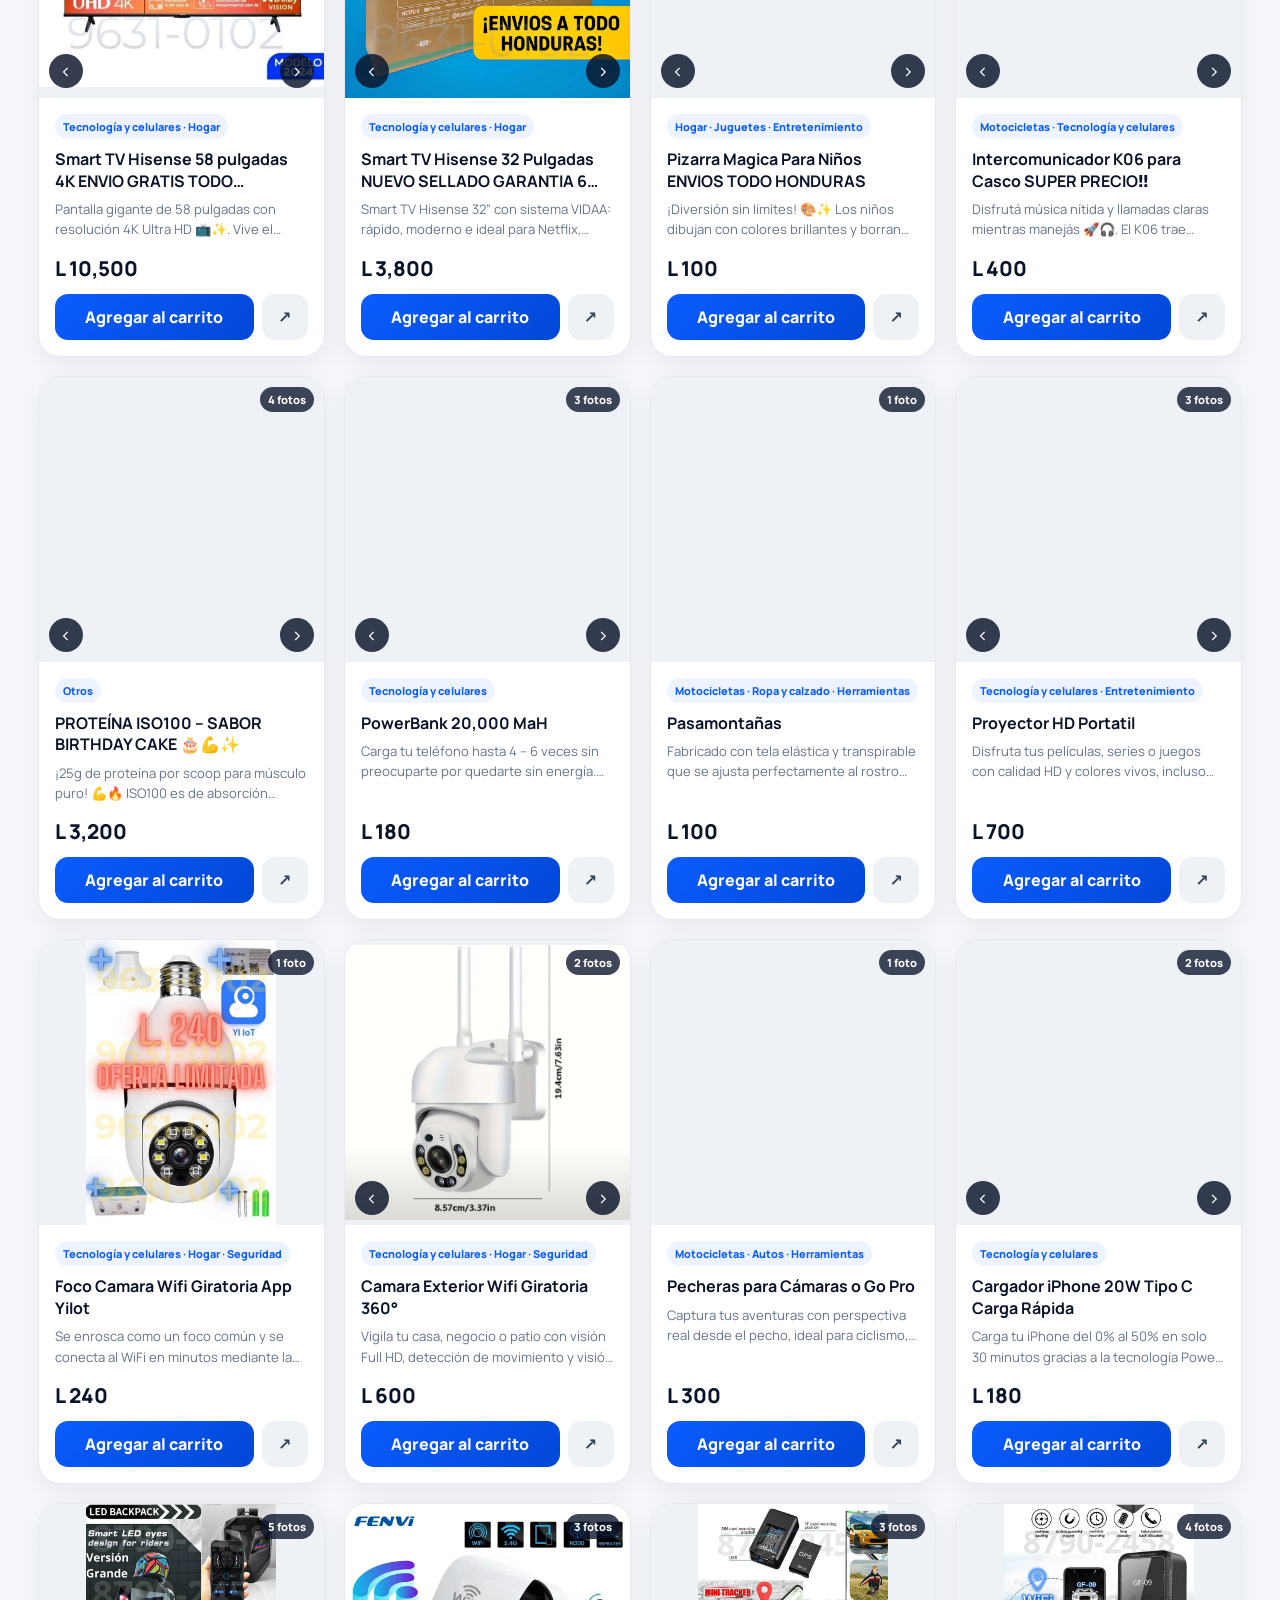
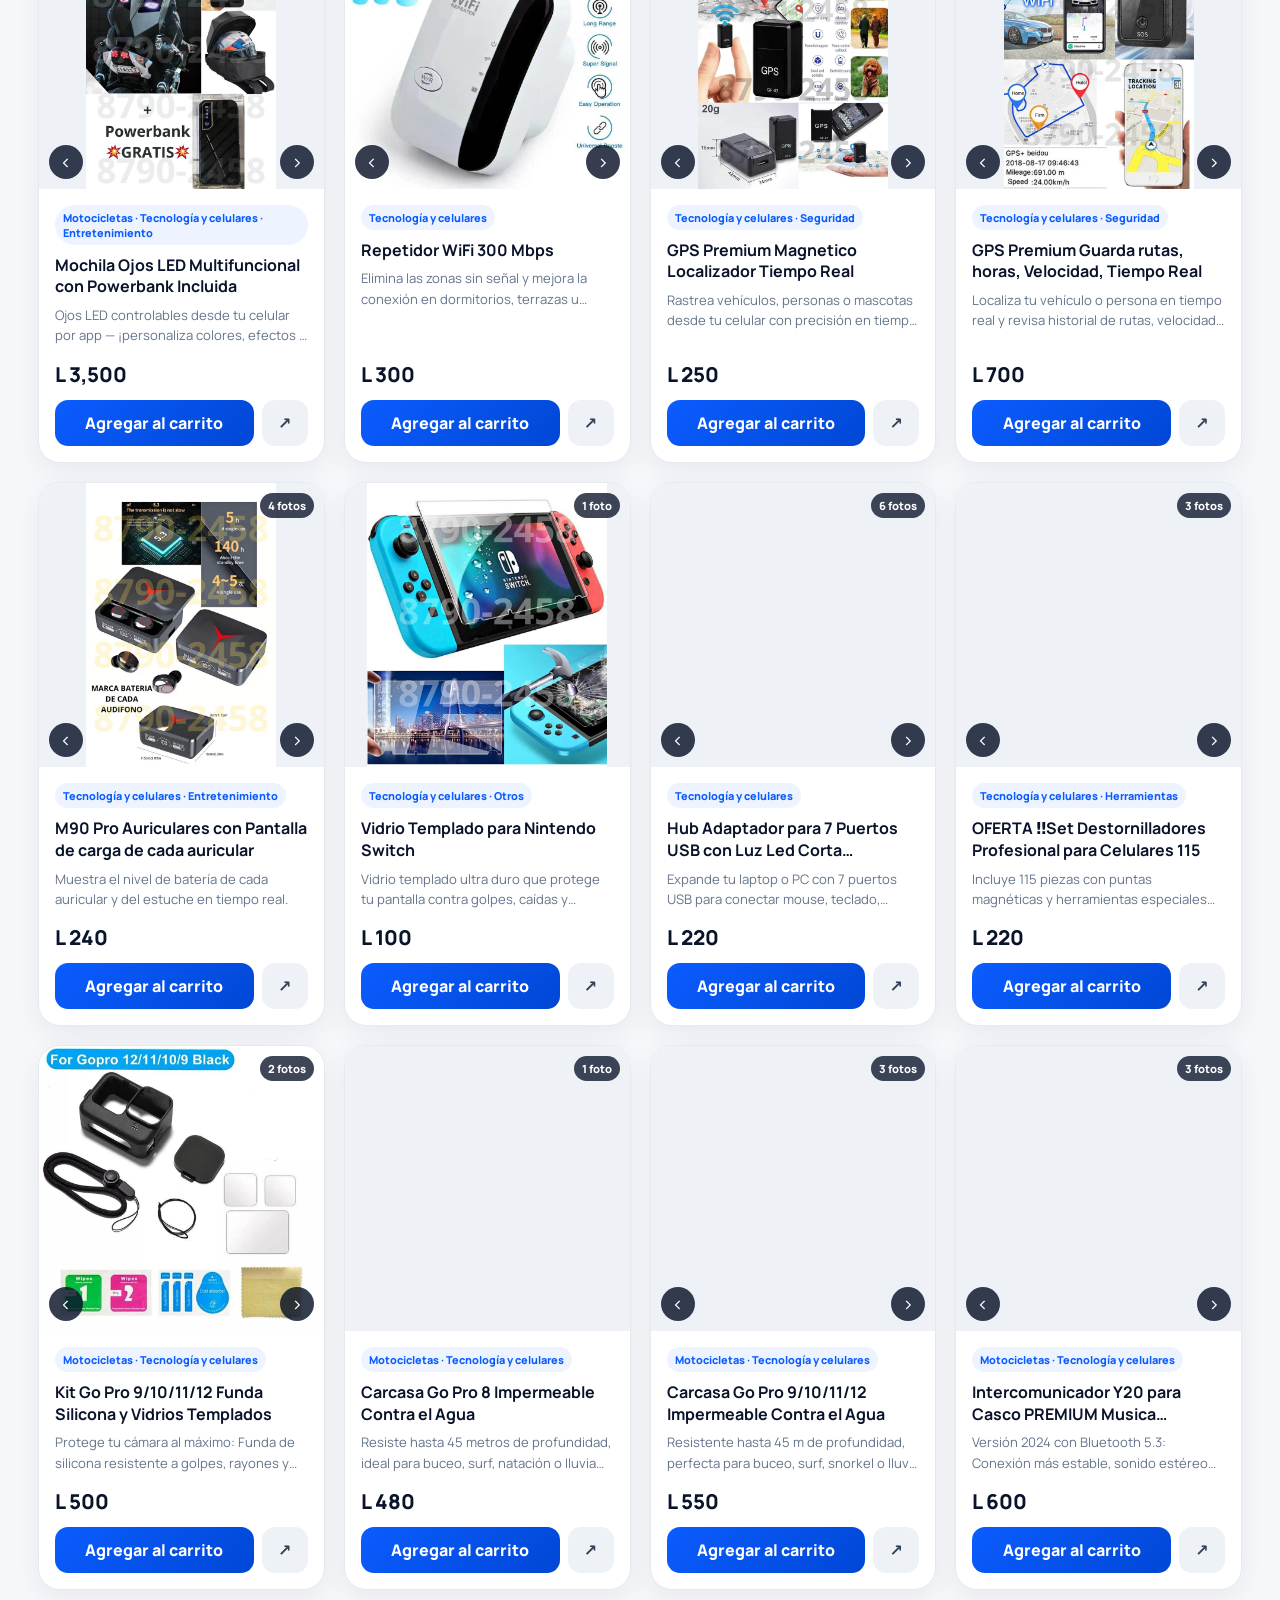
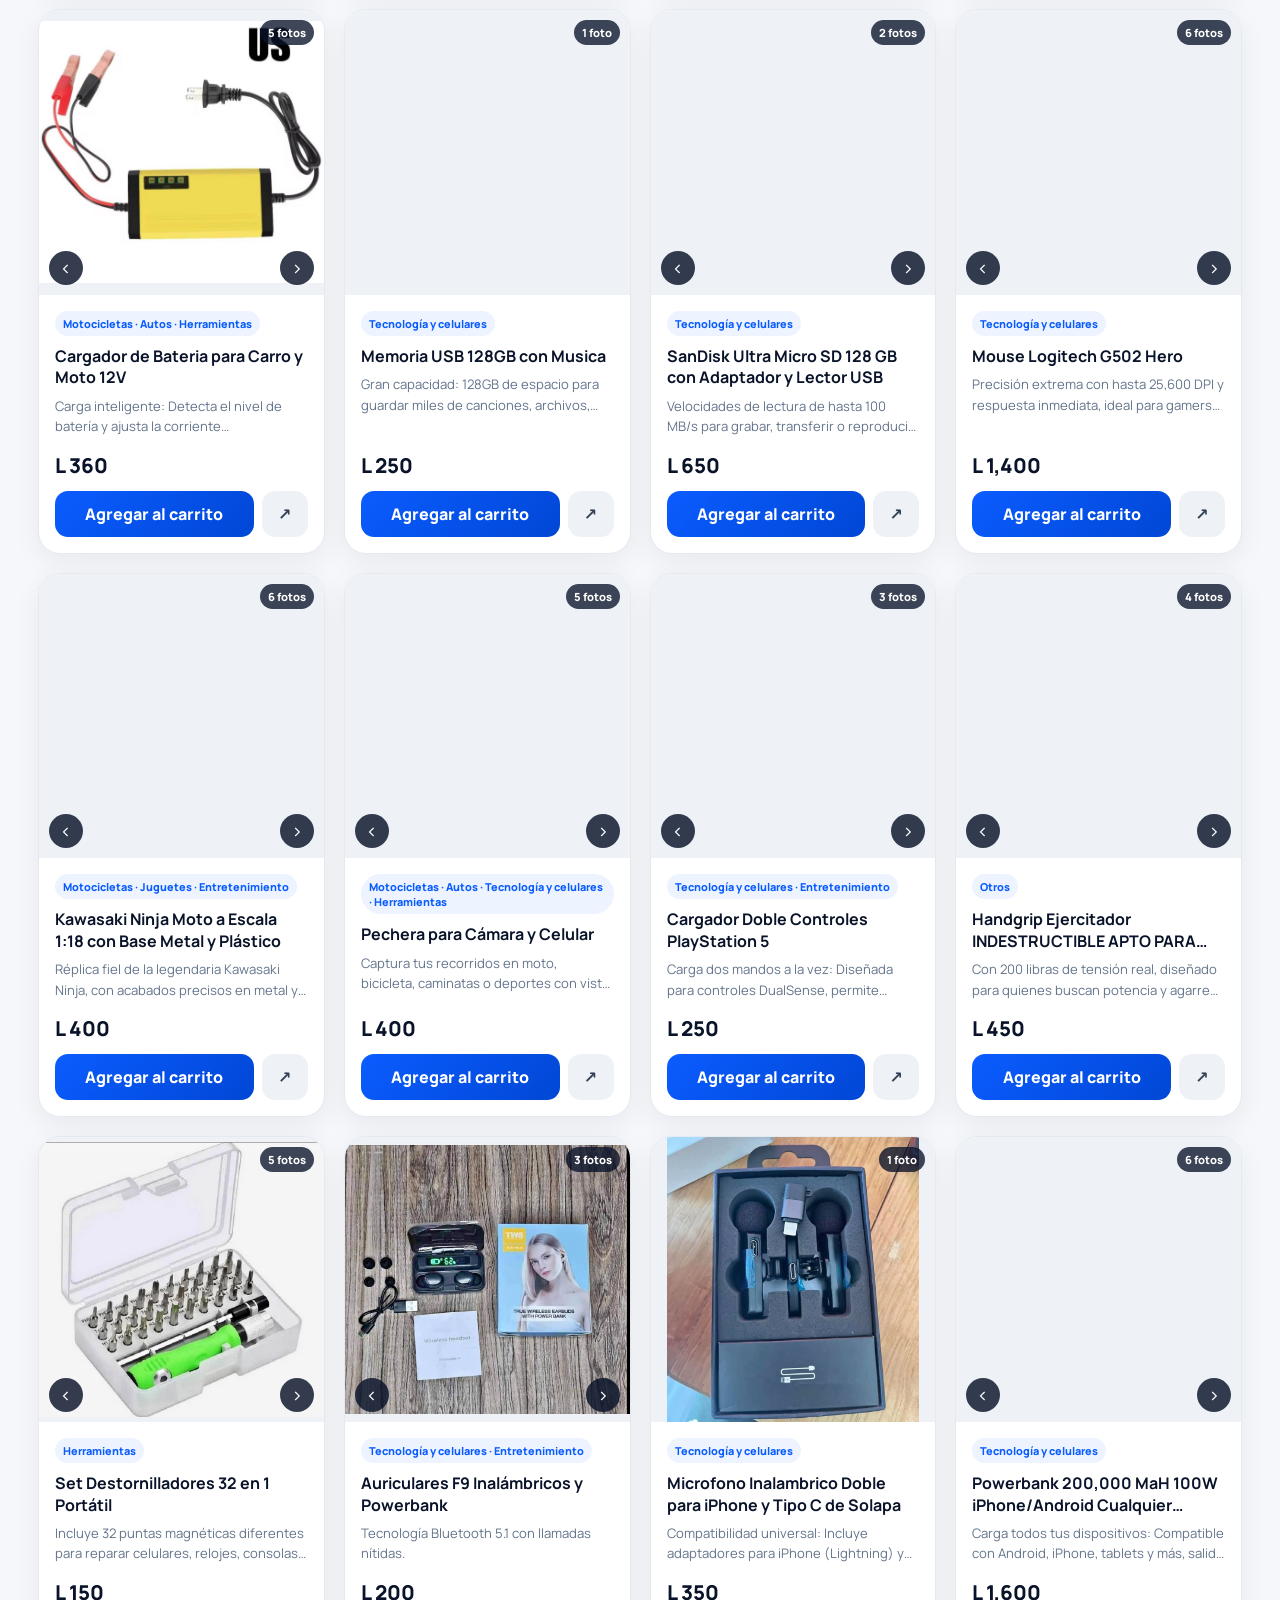
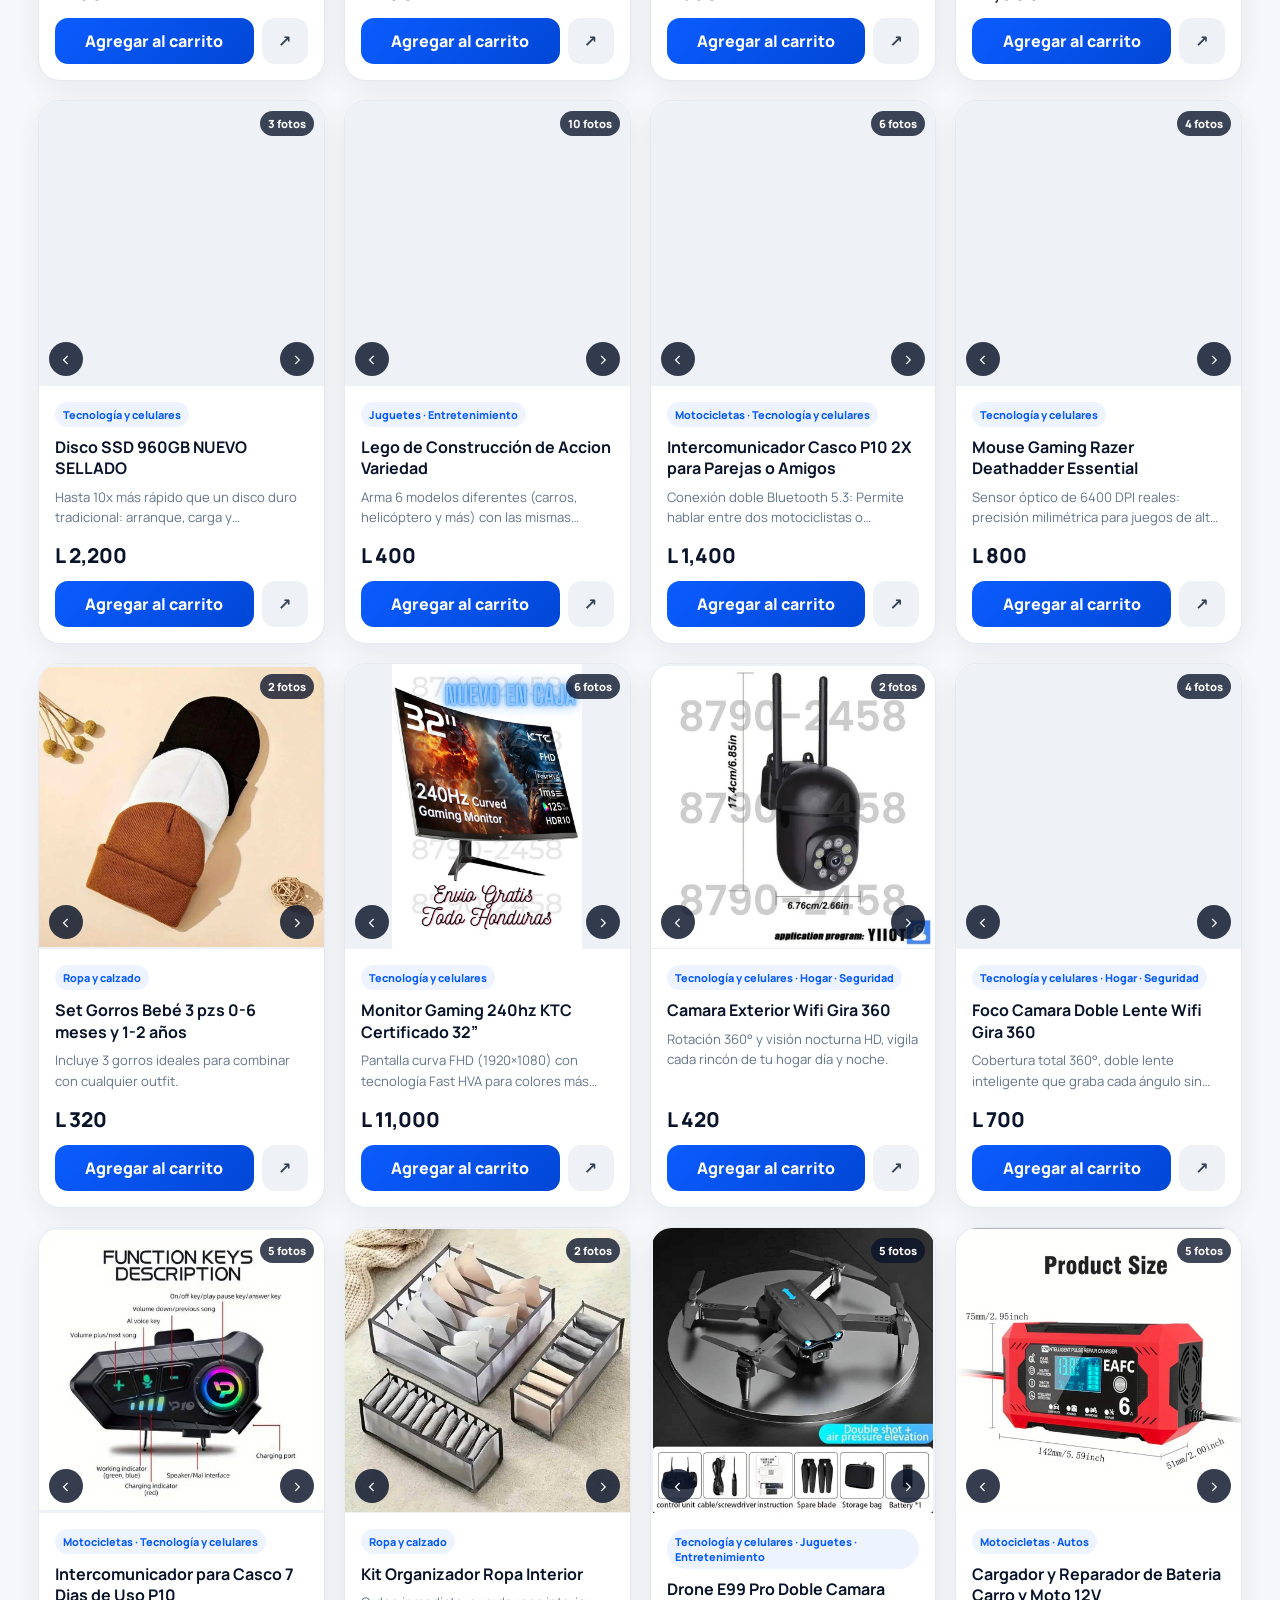
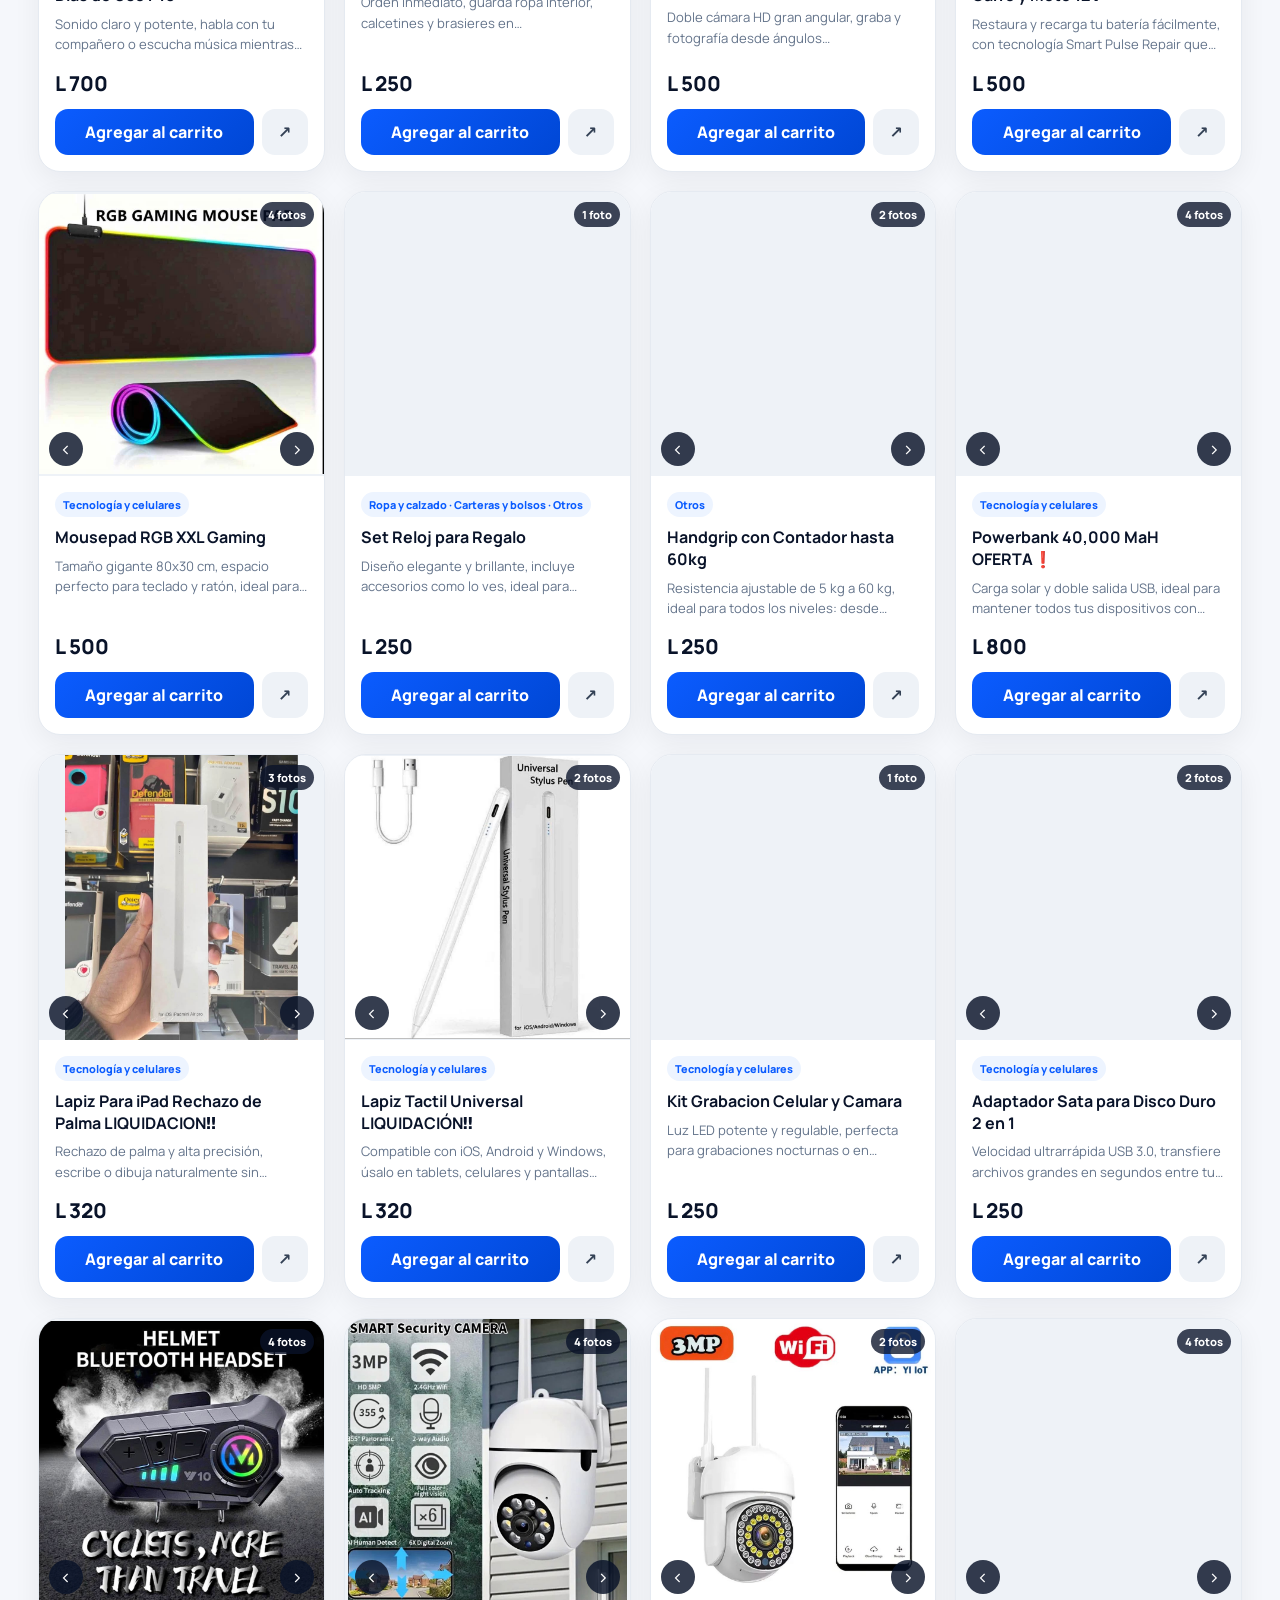
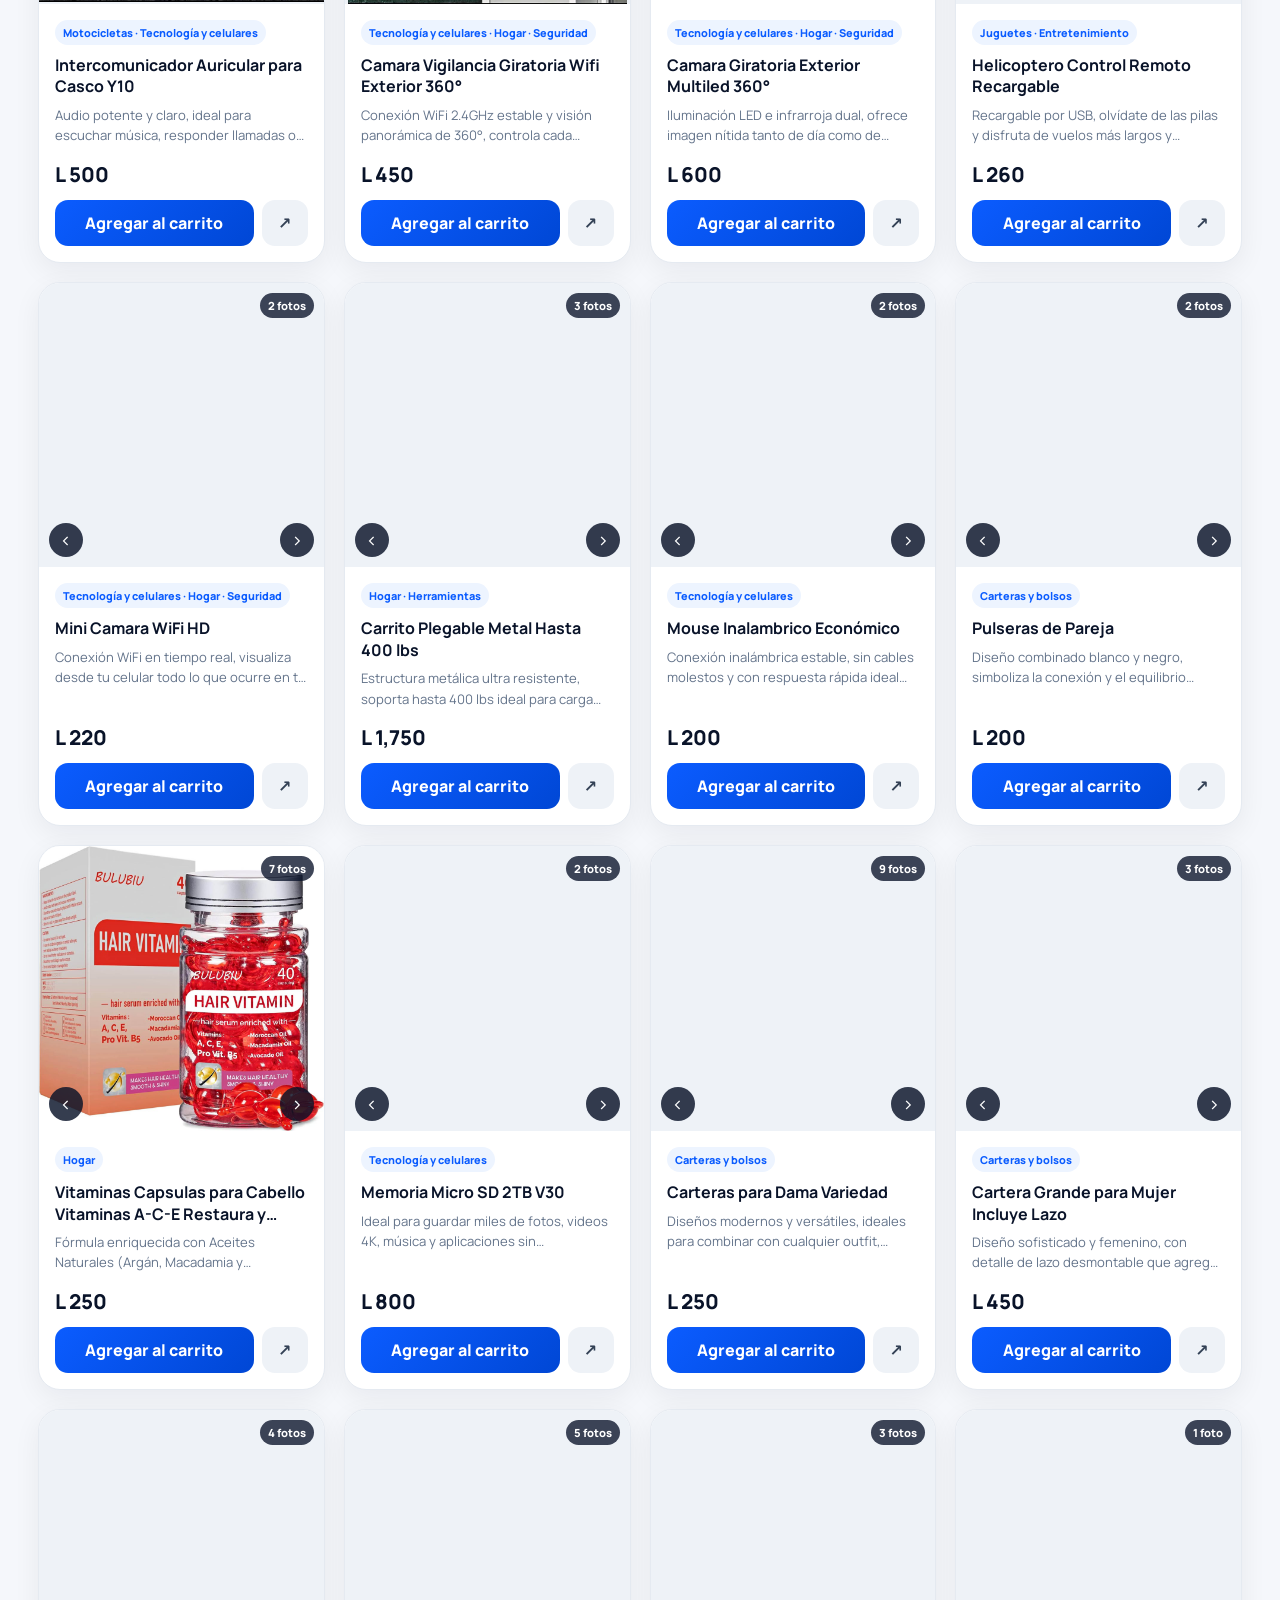
<file: catalogo/index.html>
<!doctype html>
<html lang="es">
<head>
  <base href="../">
  <meta charset="utf-8">
  <meta http-equiv="Cache-Control" content="no-cache, no-store, must-revalidate">
  <meta http-equiv="Pragma" content="no-cache">
  <meta http-equiv="Expires" content="0">
  <meta name="viewport" content="width=device-width,initial-scale=1,viewport-fit=cover">
  <meta name="theme-color" content="#0b5cff">
  <meta name="description" content="Catálogo de International Items HN">
  <title>Catálogo completo | International Items HN</title>
  <link rel="icon" href="assets/favicon-32.png" type="image/png">
  <link rel="apple-touch-icon" href="assets/apple-touch-icon.png">
  <link rel="manifest" href="site.webmanifest">
  <link rel="preconnect" href="https://fonts.googleapis.com">
  <link rel="preconnect" href="https://fonts.gstatic.com" crossorigin>
  <link href="https://fonts.googleapis.com/css2?family=Manrope:wght@400;500;600;700;800&display=swap" rel="stylesheet">
  <link rel="stylesheet" href="shared/catalogo.css?v=20260804-3">
</head>
<body data-category="">
  <header class="catalog-header">
    <a class="catalog-brand" href="./" aria-label="Volver a inicio"><img src="assets/icon-192.png" alt=""><span><strong>International Items</strong><small>Catálogo oficial</small></span></a>
    <nav><a href="./">Inicio</a><a href="catalogo/">Todos</a><button id="open-cart-top" class="cart-pill" type="button">🛒 <span id="cart-count-top">0</span></button></nav>
  </header>

  <main>
    <section class="catalog-hero">
      <div>
        <a class="back-link" href="./#categorias">← Todas las categorías</a>
        <span id="category-icon" class="category-icon">🛍️</span>
        <h1 id="catalog-title">Catálogo</h1>
        <p id="catalog-description">Productos disponibles de International Items HN.</p>
        <span id="product-count" class="result-count">Cargando productos…</span>
      </div>
    </section>

    <section class="toolbar" aria-label="Filtros del catálogo">
      <label class="search-box"><span>🔎</span><input id="search-products" type="search" placeholder="Buscar producto…" autocomplete="off"></label>
      <select id="category-filter" aria-label="Filtrar por categoría"></select>
      <select id="sort-products" aria-label="Ordenar productos"><option value="recent">Más recientes</option><option value="price-asc">Precio menor a mayor</option><option value="price-desc">Precio mayor a menor</option><option value="az">Nombre A–Z</option></select>
    </section>

    <section class="products-wrap">
      <div id="product-grid" class="product-grid" aria-live="polite"></div>
      <div id="empty-products" class="empty-products" hidden><div>🔎</div><h2>No hay productos aquí</h2><p>Prueba otra búsqueda o regresa a todas las categorías.</p><a href="catalogo/" class="primary-button">Ver catálogo completo</a></div>
    </section>
  </main>

  <button id="floating-cart" class="floating-cart" type="button" aria-label="Abrir carrito">🛒<span id="floating-cart-count">0</span></button>
  <a id="floating-wa" class="floating-wa" href="#" target="_blank" rel="noopener" aria-label="WhatsApp">💬</a>

  <div id="cart-overlay" class="overlay" hidden>
    <aside class="cart-drawer" role="dialog" aria-modal="true" aria-labelledby="cart-title">
      <div class="drawer-head"><div><small>Compra guardada</small><h2 id="cart-title">Tu carrito</h2></div><button id="close-cart" class="icon-button" type="button">✕</button></div>
      <div id="cart-items" class="cart-items"></div>
      <div class="drawer-footer"><div class="cart-total-row"><span>Total productos</span><strong id="cart-total">L 0</strong></div><p class="saved-note">El carrito permanece guardado aunque cierres la página.</p><button id="checkout-button" class="primary-button wide" type="button">Continuar pedido</button></div>
    </aside>
  </div>

  <div id="checkout-overlay" class="overlay center" hidden>
    <section class="checkout-modal" role="dialog" aria-modal="true" aria-labelledby="checkout-title">
      <div class="drawer-head"><div><small>Último paso</small><h2 id="checkout-title">Datos del pedido</h2></div><button id="close-checkout" class="icon-button" type="button">✕</button></div>
      <form id="checkout-form">
        <div class="form-grid">
          <label>Nombre del cliente*<input name="nombre" required autocomplete="name"></label>
          <label>Teléfono principal*<input name="telefono1" required inputmode="tel" autocomplete="tel"></label>
          <label>Teléfono adicional<input name="telefono2" inputmode="tel"></label>
          <label>Día de entrega*<select name="dia" required><option value="">Seleccionar</option><option>Hoy</option><option>Mañana</option><option>Otro</option></select></label>
          <label id="day-other-wrap" hidden>Especifica el día*<input name="dia_otro"></label>
          <label>¿De dónde eres?*<select name="ubicacion" required><option value="">Seleccionar</option><option>Tegucigalpa</option><option>Otro departamento</option></select></label>
          <label>Vendedor que te atendió*<select name="vendedor" required><option value="">Seleccionar</option><option>Mayra</option><option>Edith</option><option>Rigo</option><option>Otro</option></select></label>
          <label id="seller-other-wrap" hidden>Nombre del vendedor*<input name="vendedor_otro"></label>
          <label class="full">Colonia o sector*<select name="direccion" required></select></label>
          <label class="full">Referencia exacta*<input name="referencia" required placeholder="Ej. frente a Hotel Clarion"></label>
          <label>Método de pago*<select name="metodo_pago" required><option value="">Seleccionar</option><option>Efectivo</option><option>Transferencia</option></select></label>
          <label class="honeypot" aria-hidden="true">Sitio web<input name="website" tabindex="-1" autocomplete="off"></label>
        </div>
        <div class="order-summary"><div><span>Subtotal</span><strong id="checkout-subtotal">L 0</strong></div><div><span>Envío</span><strong id="checkout-shipping">—</strong></div><div class="grand"><span>Total</span><strong id="checkout-total">L 0</strong></div><small>Envío gratis desde L 2,500.</small></div>
        <div id="backend-warning" class="backend-warning" hidden>Antes de publicar, pega la URL de Apps Script en <code>config/site-config.js</code>. Mientras tanto, el pedido se enviará por WhatsApp.</div>
        <button id="submit-order" class="primary-button wide" type="submit">Enviar pedido</button>
        <p id="order-status" class="order-status" role="status" aria-live="polite"></p>
      </form>
    </section>
  </div>

  <div id="viewer" class="viewer" hidden><button id="viewer-close" class="viewer-close">✕</button><button id="viewer-prev" class="viewer-arrow prev">‹</button><img id="viewer-image" alt="Producto ampliado"><button id="viewer-next" class="viewer-arrow next">›</button><div id="viewer-counter" class="viewer-counter"></div></div>
  <div id="toast" class="toast" role="status" aria-live="polite"></div>
  <iframe id="order-frame" name="order-frame" hidden></iframe>

  <script src="config/site-config.js"></script>
  <script src="shared/shipping-data.js"></script>
  <script src="shared/catalogo.js?v=20260805-auto1"></script>
</body>
</html>
</file>
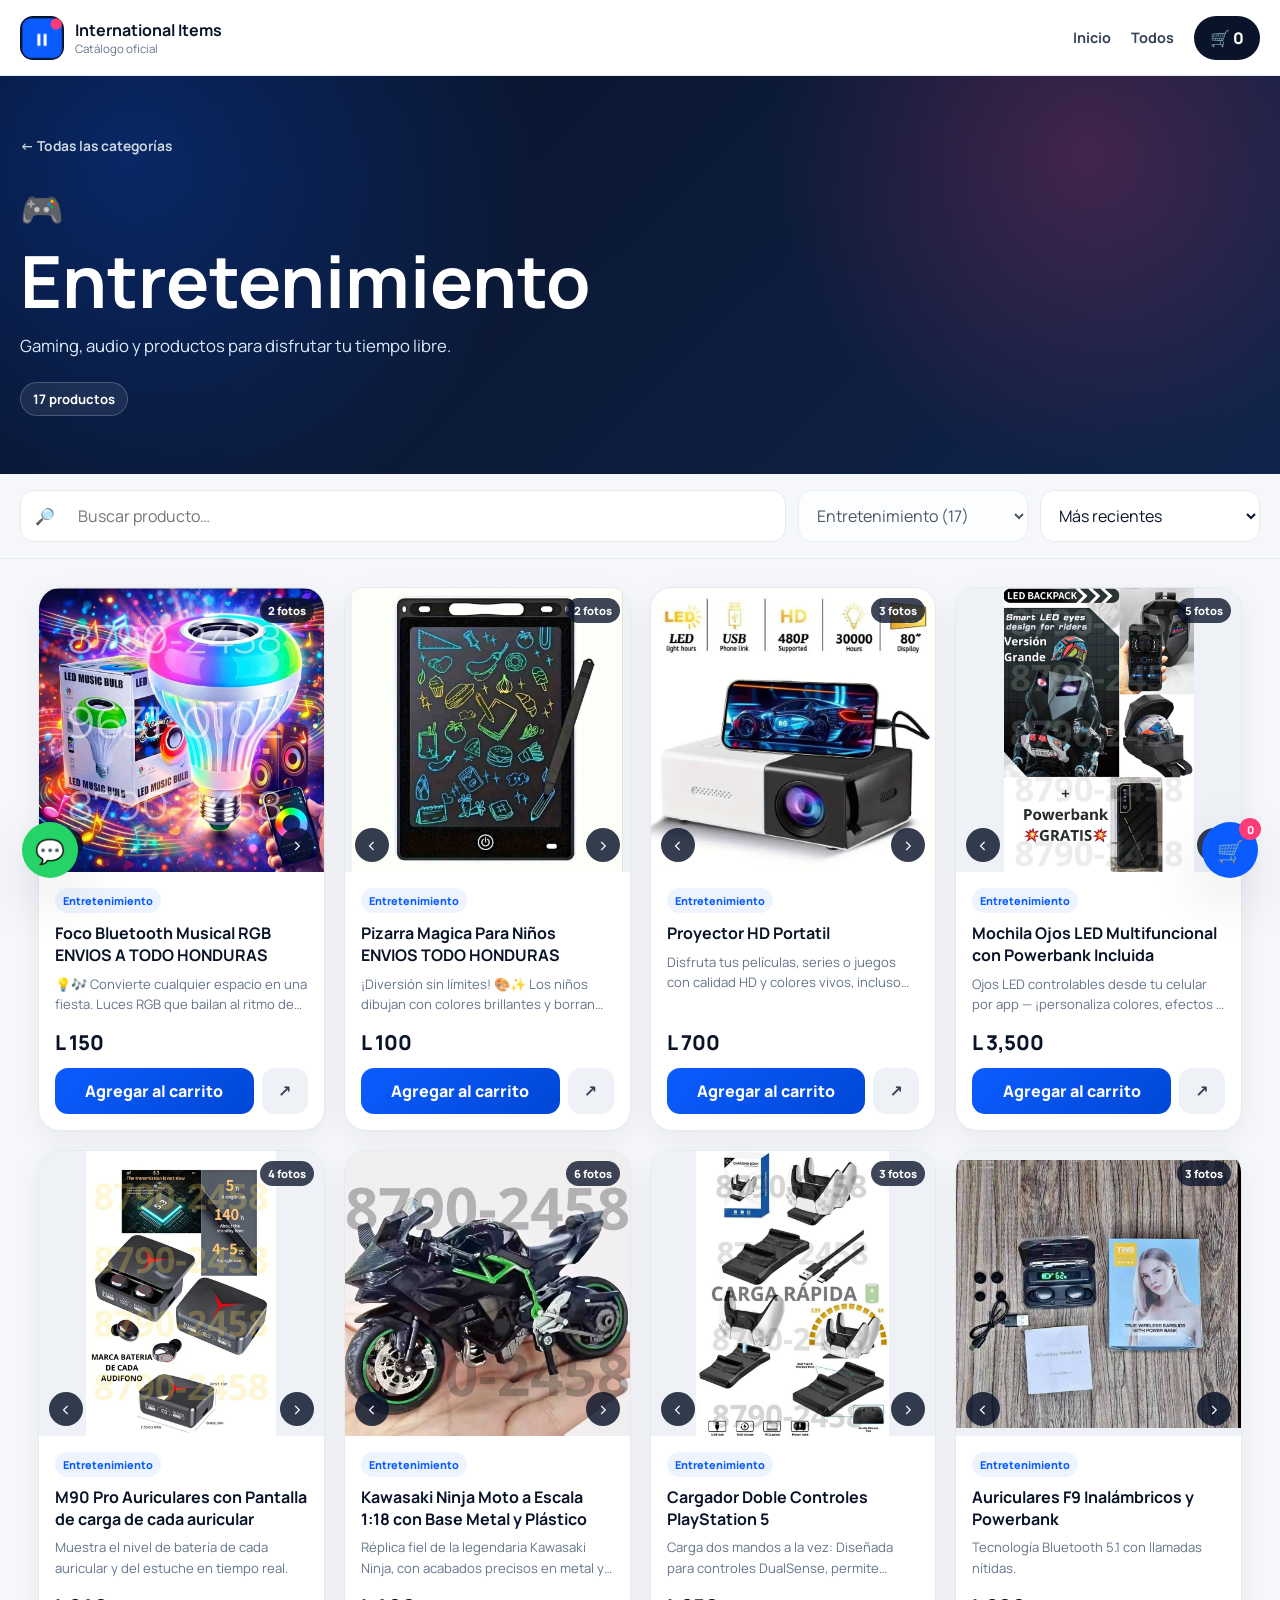
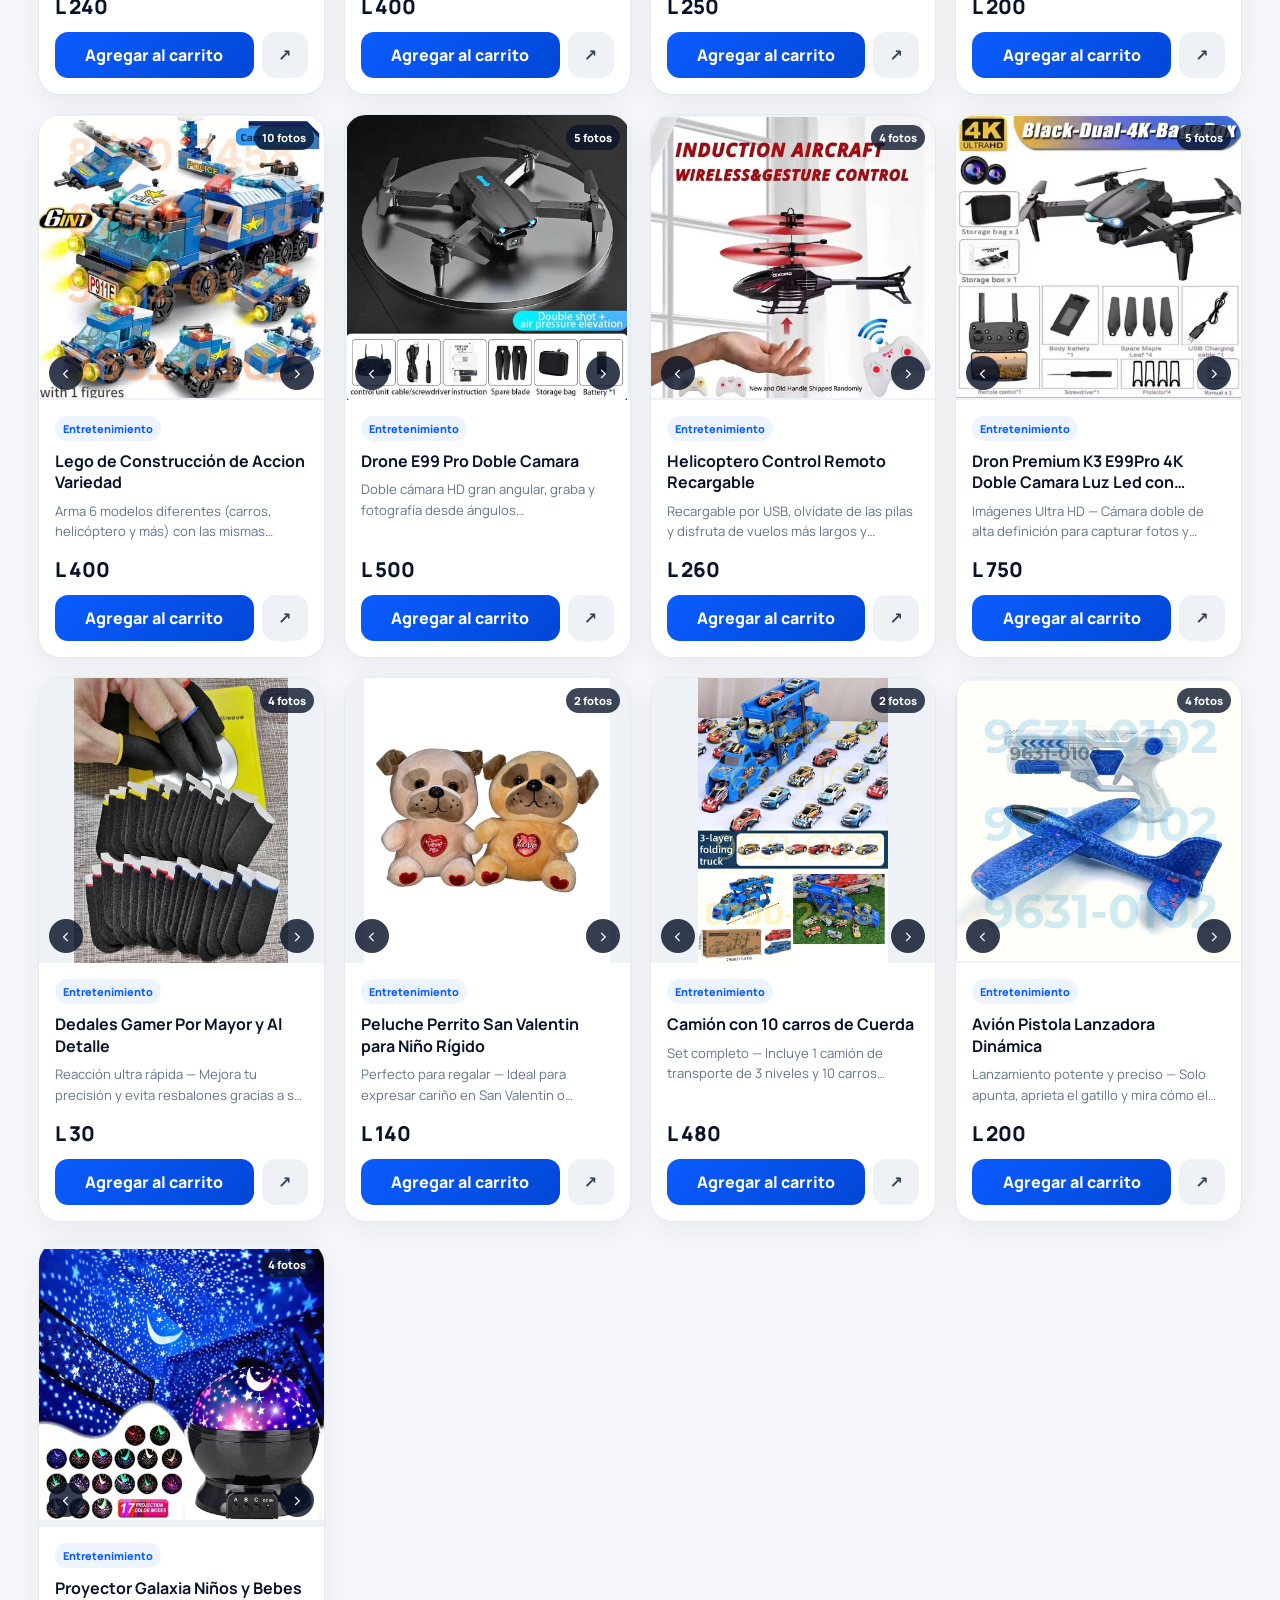
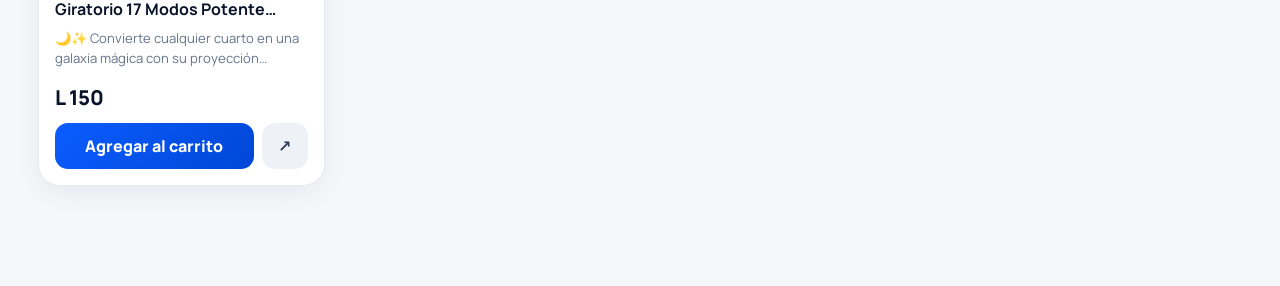
<file: entretenimiento/index.html>
<!doctype html>
<html lang="es">
<head>
  <base href="../">
  <meta charset="utf-8">
  <meta http-equiv="Cache-Control" content="no-cache, no-store, must-revalidate">
  <meta http-equiv="Pragma" content="no-cache">
  <meta http-equiv="Expires" content="0">
  <meta name="viewport" content="width=device-width,initial-scale=1,viewport-fit=cover">
  <meta name="theme-color" content="#0b5cff">
  <meta name="description" content="Catálogo de International Items HN">
  <title>Entretenimiento | International Items HN</title>
  <link rel="icon" href="assets/favicon-32.png" type="image/png">
  <link rel="apple-touch-icon" href="assets/apple-touch-icon.png">
  <link rel="manifest" href="site.webmanifest">
  <link rel="preconnect" href="https://fonts.googleapis.com">
  <link rel="preconnect" href="https://fonts.gstatic.com" crossorigin>
  <link href="https://fonts.googleapis.com/css2?family=Manrope:wght@400;500;600;700;800&display=swap" rel="stylesheet">
  <link rel="stylesheet" href="shared/catalogo.css?v=20260804-3">
</head>
<body data-category="Entretenimiento">
  <header class="catalog-header">
    <a class="catalog-brand" href="./" aria-label="Volver a inicio"><img src="assets/icon-192.png" alt=""><span><strong>International Items</strong><small>Catálogo oficial</small></span></a>
    <nav><a href="./">Inicio</a><a href="catalogo/">Todos</a><button id="open-cart-top" class="cart-pill" type="button">🛒 <span id="cart-count-top">0</span></button></nav>
  </header>

  <main>
    <section class="catalog-hero">
      <div>
        <a class="back-link" href="./#categorias">← Todas las categorías</a>
        <span id="category-icon" class="category-icon">🛍️</span>
        <h1 id="catalog-title">Catálogo</h1>
        <p id="catalog-description">Productos disponibles de International Items HN.</p>
        <span id="product-count" class="result-count">Cargando productos…</span>
      </div>
    </section>

    <section class="toolbar" aria-label="Filtros del catálogo">
      <label class="search-box"><span>🔎</span><input id="search-products" type="search" placeholder="Buscar producto…" autocomplete="off"></label>
      <select id="category-filter" aria-label="Filtrar por categoría"></select>
      <select id="sort-products" aria-label="Ordenar productos"><option value="recent">Más recientes</option><option value="price-asc">Precio menor a mayor</option><option value="price-desc">Precio mayor a menor</option><option value="az">Nombre A–Z</option></select>
    </section>

    <section class="products-wrap">
      <div id="product-grid" class="product-grid" aria-live="polite"></div>
      <div id="empty-products" class="empty-products" hidden><div>🔎</div><h2>No hay productos aquí</h2><p>Prueba otra búsqueda o regresa a todas las categorías.</p><a href="catalogo/" class="primary-button">Ver catálogo completo</a></div>
    </section>
  </main>

  <button id="floating-cart" class="floating-cart" type="button" aria-label="Abrir carrito">🛒<span id="floating-cart-count">0</span></button>
  <a id="floating-wa" class="floating-wa" href="#" target="_blank" rel="noopener" aria-label="WhatsApp">💬</a>

  <div id="cart-overlay" class="overlay" hidden>
    <aside class="cart-drawer" role="dialog" aria-modal="true" aria-labelledby="cart-title">
      <div class="drawer-head"><div><small>Compra guardada</small><h2 id="cart-title">Tu carrito</h2></div><button id="close-cart" class="icon-button" type="button">✕</button></div>
      <div id="cart-items" class="cart-items"></div>
      <div class="drawer-footer"><div class="cart-total-row"><span>Total productos</span><strong id="cart-total">L 0</strong></div><p class="saved-note">El carrito permanece guardado aunque cierres la página.</p><button id="checkout-button" class="primary-button wide" type="button">Continuar pedido</button></div>
    </aside>
  </div>

  <div id="checkout-overlay" class="overlay center" hidden>
    <section class="checkout-modal" role="dialog" aria-modal="true" aria-labelledby="checkout-title">
      <div class="drawer-head"><div><small>Último paso</small><h2 id="checkout-title">Datos del pedido</h2></div><button id="close-checkout" class="icon-button" type="button">✕</button></div>
      <form id="checkout-form">
        <div class="form-grid">
          <label>Nombre del cliente*<input name="nombre" required autocomplete="name"></label>
          <label>Teléfono principal*<input name="telefono1" required inputmode="tel" autocomplete="tel"></label>
          <label>Teléfono adicional<input name="telefono2" inputmode="tel"></label>
          <label>Día de entrega*<select name="dia" required><option value="">Seleccionar</option><option>Hoy</option><option>Mañana</option><option>Otro</option></select></label>
          <label id="day-other-wrap" hidden>Especifica el día*<input name="dia_otro"></label>
          <label>¿De dónde eres?*<select name="ubicacion" required><option value="">Seleccionar</option><option>Tegucigalpa</option><option>Otro departamento</option></select></label>
          <label>Vendedor que te atendió*<select name="vendedor" required><option value="">Seleccionar</option><option>Mayra</option><option>Edith</option><option>Rigo</option><option>Otro</option></select></label>
          <label id="seller-other-wrap" hidden>Nombre del vendedor*<input name="vendedor_otro"></label>
          <label class="full">Colonia o sector*<select name="direccion" required></select></label>
          <label class="full">Referencia exacta*<input name="referencia" required placeholder="Ej. frente a Hotel Clarion"></label>
          <label>Método de pago*<select name="metodo_pago" required><option value="">Seleccionar</option><option>Efectivo</option><option>Transferencia</option></select></label>
          <label class="honeypot" aria-hidden="true">Sitio web<input name="website" tabindex="-1" autocomplete="off"></label>
        </div>
        <div class="order-summary"><div><span>Subtotal</span><strong id="checkout-subtotal">L 0</strong></div><div><span>Envío</span><strong id="checkout-shipping">—</strong></div><div class="grand"><span>Total</span><strong id="checkout-total">L 0</strong></div><small>Envío gratis desde L 2,500.</small></div>
        <div id="backend-warning" class="backend-warning" hidden>Antes de publicar, pega la URL de Apps Script en <code>config/site-config.js</code>. Mientras tanto, el pedido se enviará por WhatsApp.</div>
        <button id="submit-order" class="primary-button wide" type="submit">Enviar pedido</button>
        <p id="order-status" class="order-status" role="status" aria-live="polite"></p>
      </form>
    </section>
  </div>

  <div id="viewer" class="viewer" hidden><button id="viewer-close" class="viewer-close">✕</button><button id="viewer-prev" class="viewer-arrow prev">‹</button><img id="viewer-image" alt="Producto ampliado"><button id="viewer-next" class="viewer-arrow next">›</button><div id="viewer-counter" class="viewer-counter"></div></div>
  <div id="toast" class="toast" role="status" aria-live="polite"></div>
  <iframe id="order-frame" name="order-frame" hidden></iframe>

  <script src="config/site-config.js"></script>
  <script src="shared/shipping-data.js"></script>
  <script src="shared/catalogo.js?v=20260805-auto1"></script>
</body>
</html>
</file>
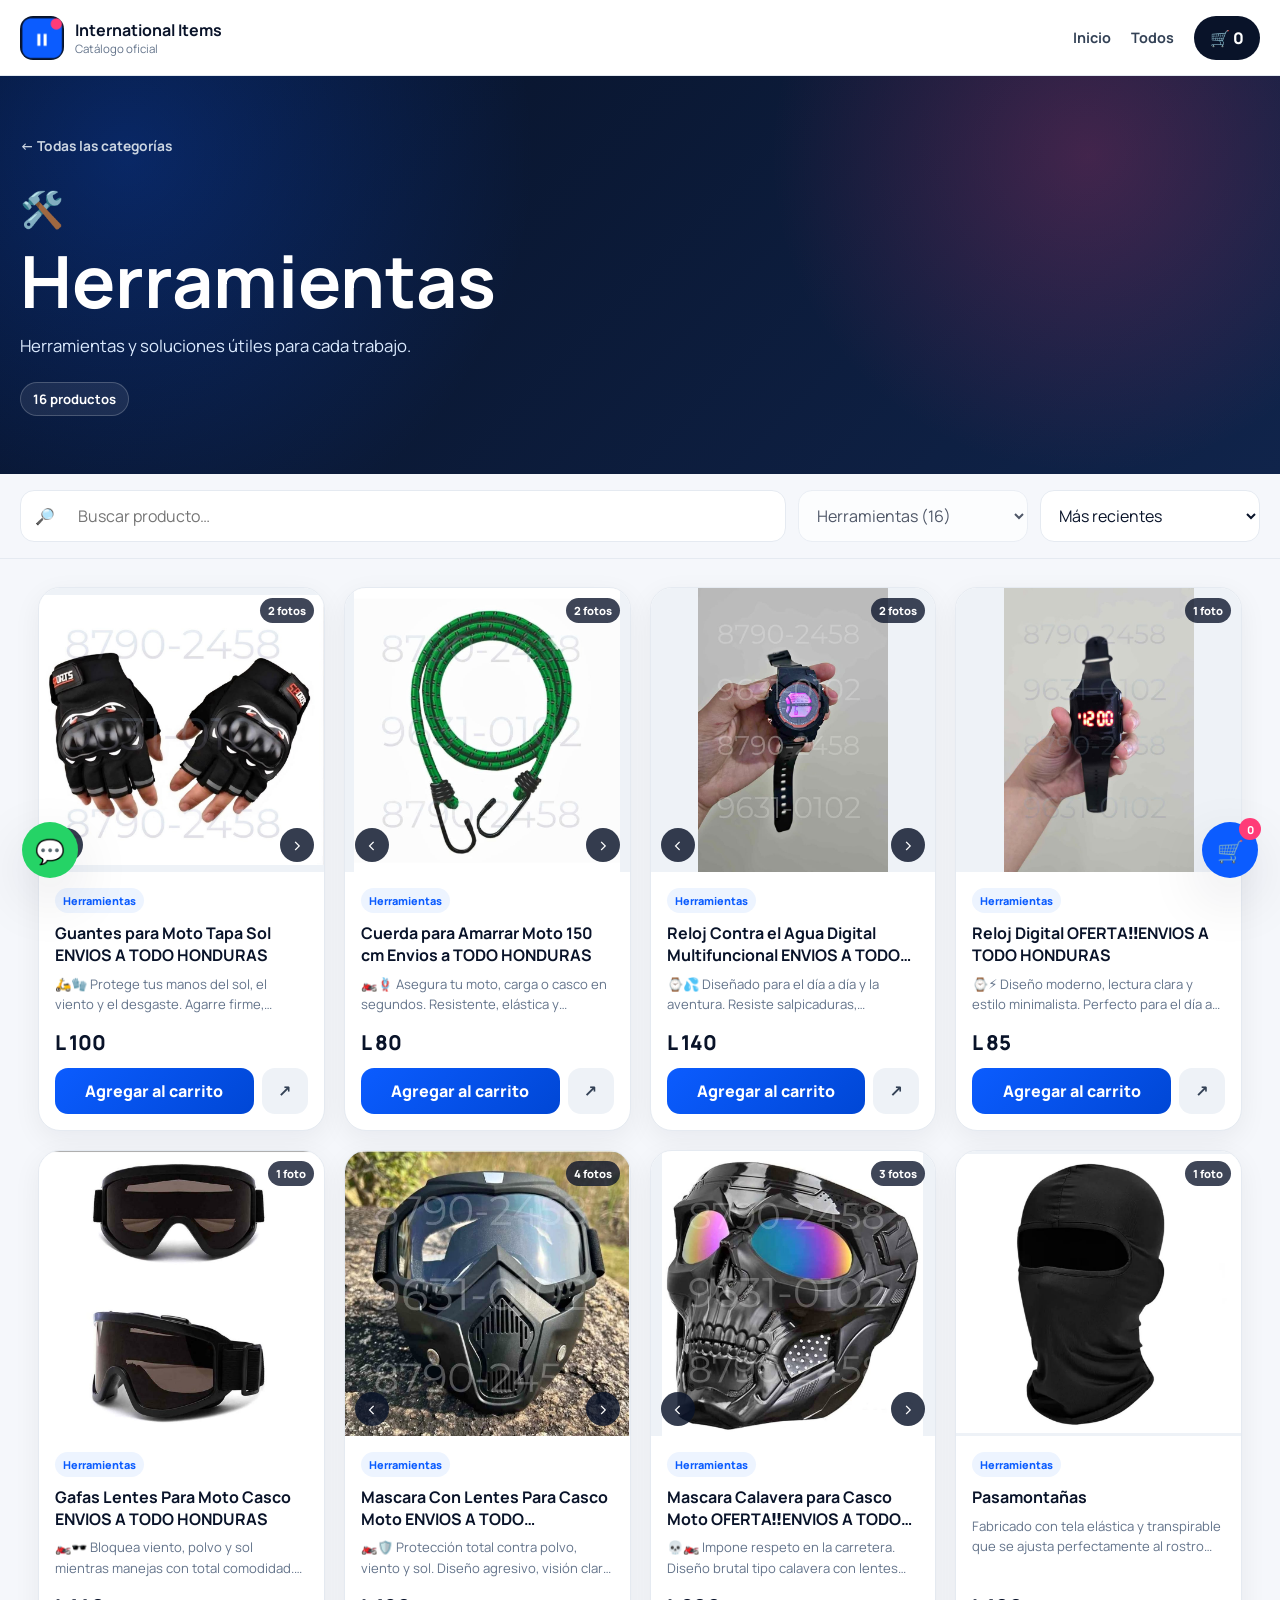
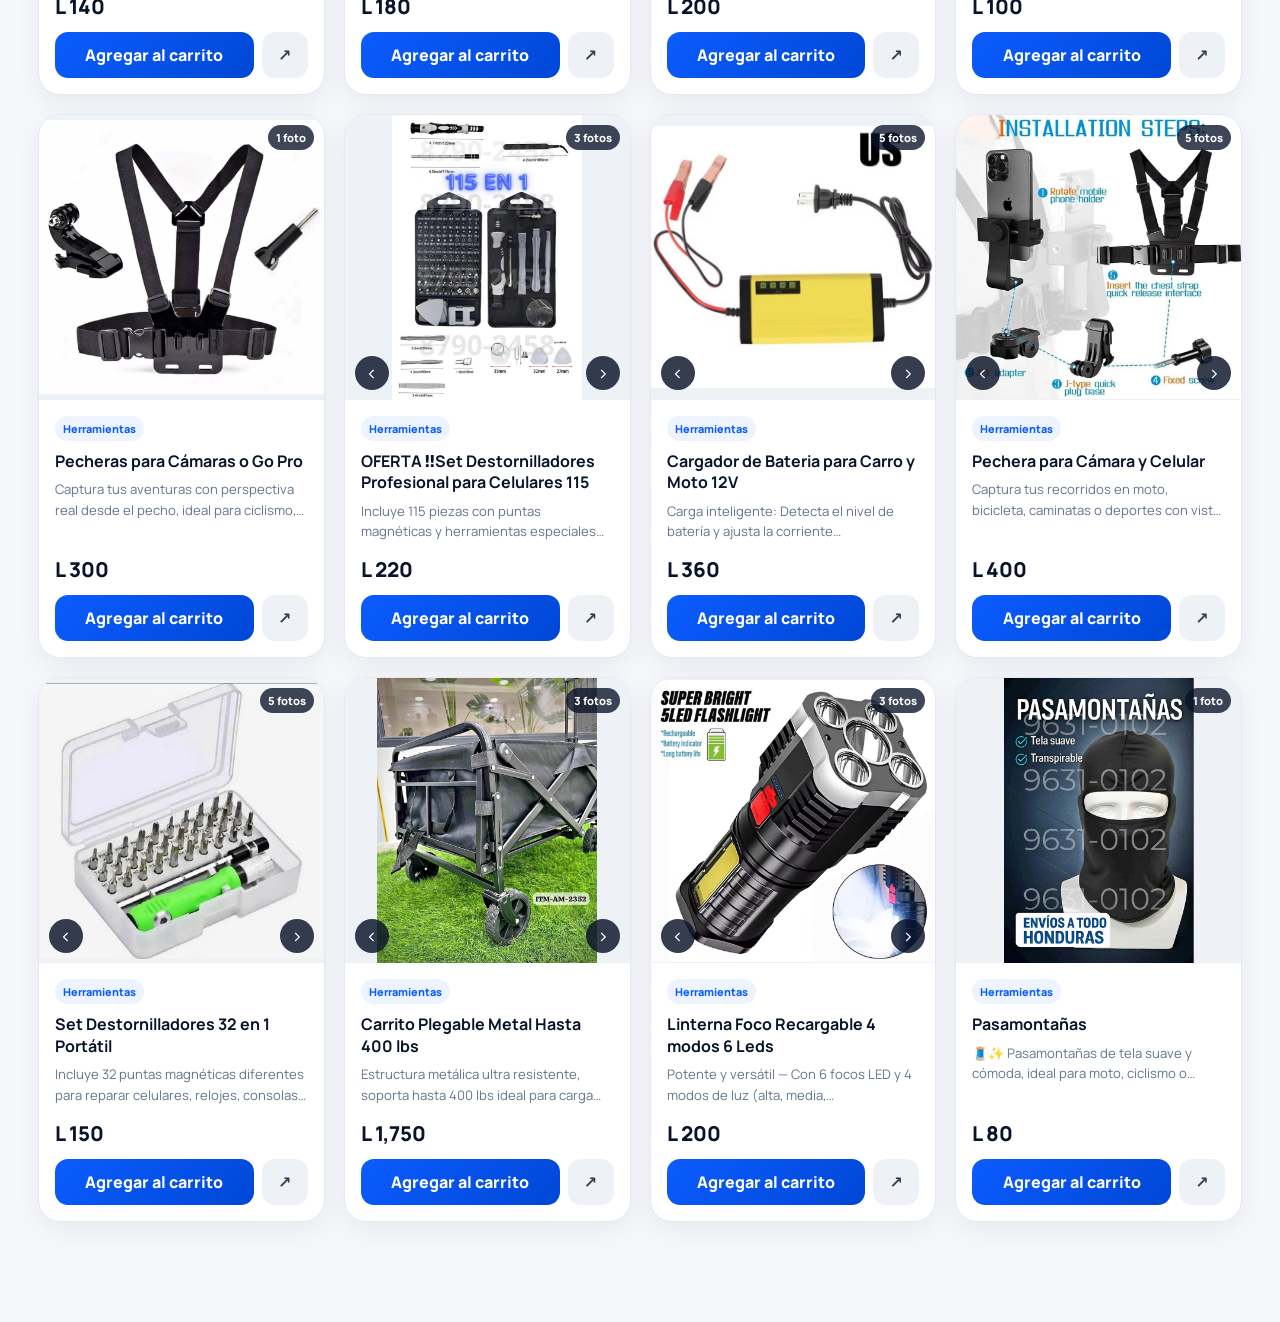
<file: herramientas/index.html>
<!doctype html>
<html lang="es">
<head>
  <base href="../">
  <meta charset="utf-8">
  <meta http-equiv="Cache-Control" content="no-cache, no-store, must-revalidate">
  <meta http-equiv="Pragma" content="no-cache">
  <meta http-equiv="Expires" content="0">
  <meta name="viewport" content="width=device-width,initial-scale=1,viewport-fit=cover">
  <meta name="theme-color" content="#0b5cff">
  <meta name="description" content="Catálogo de International Items HN">
  <title>Herramientas | International Items HN</title>
  <link rel="icon" href="assets/favicon-32.png" type="image/png">
  <link rel="apple-touch-icon" href="assets/apple-touch-icon.png">
  <link rel="manifest" href="site.webmanifest">
  <link rel="preconnect" href="https://fonts.googleapis.com">
  <link rel="preconnect" href="https://fonts.gstatic.com" crossorigin>
  <link href="https://fonts.googleapis.com/css2?family=Manrope:wght@400;500;600;700;800&display=swap" rel="stylesheet">
  <link rel="stylesheet" href="shared/catalogo.css?v=20260804-3">
</head>
<body data-category="Herramientas">
  <header class="catalog-header">
    <a class="catalog-brand" href="./" aria-label="Volver a inicio"><img src="assets/icon-192.png" alt=""><span><strong>International Items</strong><small>Catálogo oficial</small></span></a>
    <nav><a href="./">Inicio</a><a href="catalogo/">Todos</a><button id="open-cart-top" class="cart-pill" type="button">🛒 <span id="cart-count-top">0</span></button></nav>
  </header>

  <main>
    <section class="catalog-hero">
      <div>
        <a class="back-link" href="./#categorias">← Todas las categorías</a>
        <span id="category-icon" class="category-icon">🛍️</span>
        <h1 id="catalog-title">Catálogo</h1>
        <p id="catalog-description">Productos disponibles de International Items HN.</p>
        <span id="product-count" class="result-count">Cargando productos…</span>
      </div>
    </section>

    <section class="toolbar" aria-label="Filtros del catálogo">
      <label class="search-box"><span>🔎</span><input id="search-products" type="search" placeholder="Buscar producto…" autocomplete="off"></label>
      <select id="category-filter" aria-label="Filtrar por categoría"></select>
      <select id="sort-products" aria-label="Ordenar productos"><option value="recent">Más recientes</option><option value="price-asc">Precio menor a mayor</option><option value="price-desc">Precio mayor a menor</option><option value="az">Nombre A–Z</option></select>
    </section>

    <section class="products-wrap">
      <div id="product-grid" class="product-grid" aria-live="polite"></div>
      <div id="empty-products" class="empty-products" hidden><div>🔎</div><h2>No hay productos aquí</h2><p>Prueba otra búsqueda o regresa a todas las categorías.</p><a href="catalogo/" class="primary-button">Ver catálogo completo</a></div>
    </section>
  </main>

  <button id="floating-cart" class="floating-cart" type="button" aria-label="Abrir carrito">🛒<span id="floating-cart-count">0</span></button>
  <a id="floating-wa" class="floating-wa" href="#" target="_blank" rel="noopener" aria-label="WhatsApp">💬</a>

  <div id="cart-overlay" class="overlay" hidden>
    <aside class="cart-drawer" role="dialog" aria-modal="true" aria-labelledby="cart-title">
      <div class="drawer-head"><div><small>Compra guardada</small><h2 id="cart-title">Tu carrito</h2></div><button id="close-cart" class="icon-button" type="button">✕</button></div>
      <div id="cart-items" class="cart-items"></div>
      <div class="drawer-footer"><div class="cart-total-row"><span>Total productos</span><strong id="cart-total">L 0</strong></div><p class="saved-note">El carrito permanece guardado aunque cierres la página.</p><button id="checkout-button" class="primary-button wide" type="button">Continuar pedido</button></div>
    </aside>
  </div>

  <div id="checkout-overlay" class="overlay center" hidden>
    <section class="checkout-modal" role="dialog" aria-modal="true" aria-labelledby="checkout-title">
      <div class="drawer-head"><div><small>Último paso</small><h2 id="checkout-title">Datos del pedido</h2></div><button id="close-checkout" class="icon-button" type="button">✕</button></div>
      <form id="checkout-form">
        <div class="form-grid">
          <label>Nombre del cliente*<input name="nombre" required autocomplete="name"></label>
          <label>Teléfono principal*<input name="telefono1" required inputmode="tel" autocomplete="tel"></label>
          <label>Teléfono adicional<input name="telefono2" inputmode="tel"></label>
          <label>Día de entrega*<select name="dia" required><option value="">Seleccionar</option><option>Hoy</option><option>Mañana</option><option>Otro</option></select></label>
          <label id="day-other-wrap" hidden>Especifica el día*<input name="dia_otro"></label>
          <label>¿De dónde eres?*<select name="ubicacion" required><option value="">Seleccionar</option><option>Tegucigalpa</option><option>Otro departamento</option></select></label>
          <label>Vendedor que te atendió*<select name="vendedor" required><option value="">Seleccionar</option><option>Mayra</option><option>Edith</option><option>Rigo</option><option>Otro</option></select></label>
          <label id="seller-other-wrap" hidden>Nombre del vendedor*<input name="vendedor_otro"></label>
          <label class="full">Colonia o sector*<select name="direccion" required></select></label>
          <label class="full">Referencia exacta*<input name="referencia" required placeholder="Ej. frente a Hotel Clarion"></label>
          <label>Método de pago*<select name="metodo_pago" required><option value="">Seleccionar</option><option>Efectivo</option><option>Transferencia</option></select></label>
          <label class="honeypot" aria-hidden="true">Sitio web<input name="website" tabindex="-1" autocomplete="off"></label>
        </div>
        <div class="order-summary"><div><span>Subtotal</span><strong id="checkout-subtotal">L 0</strong></div><div><span>Envío</span><strong id="checkout-shipping">—</strong></div><div class="grand"><span>Total</span><strong id="checkout-total">L 0</strong></div><small>Envío gratis desde L 2,500.</small></div>
        <div id="backend-warning" class="backend-warning" hidden>Antes de publicar, pega la URL de Apps Script en <code>config/site-config.js</code>. Mientras tanto, el pedido se enviará por WhatsApp.</div>
        <button id="submit-order" class="primary-button wide" type="submit">Enviar pedido</button>
        <p id="order-status" class="order-status" role="status" aria-live="polite"></p>
      </form>
    </section>
  </div>

  <div id="viewer" class="viewer" hidden><button id="viewer-close" class="viewer-close">✕</button><button id="viewer-prev" class="viewer-arrow prev">‹</button><img id="viewer-image" alt="Producto ampliado"><button id="viewer-next" class="viewer-arrow next">›</button><div id="viewer-counter" class="viewer-counter"></div></div>
  <div id="toast" class="toast" role="status" aria-live="polite"></div>
  <iframe id="order-frame" name="order-frame" hidden></iframe>

  <script src="config/site-config.js"></script>
  <script src="shared/shipping-data.js"></script>
  <script src="shared/catalogo.js?v=20260805-auto1"></script>
</body>
</html>
</file>
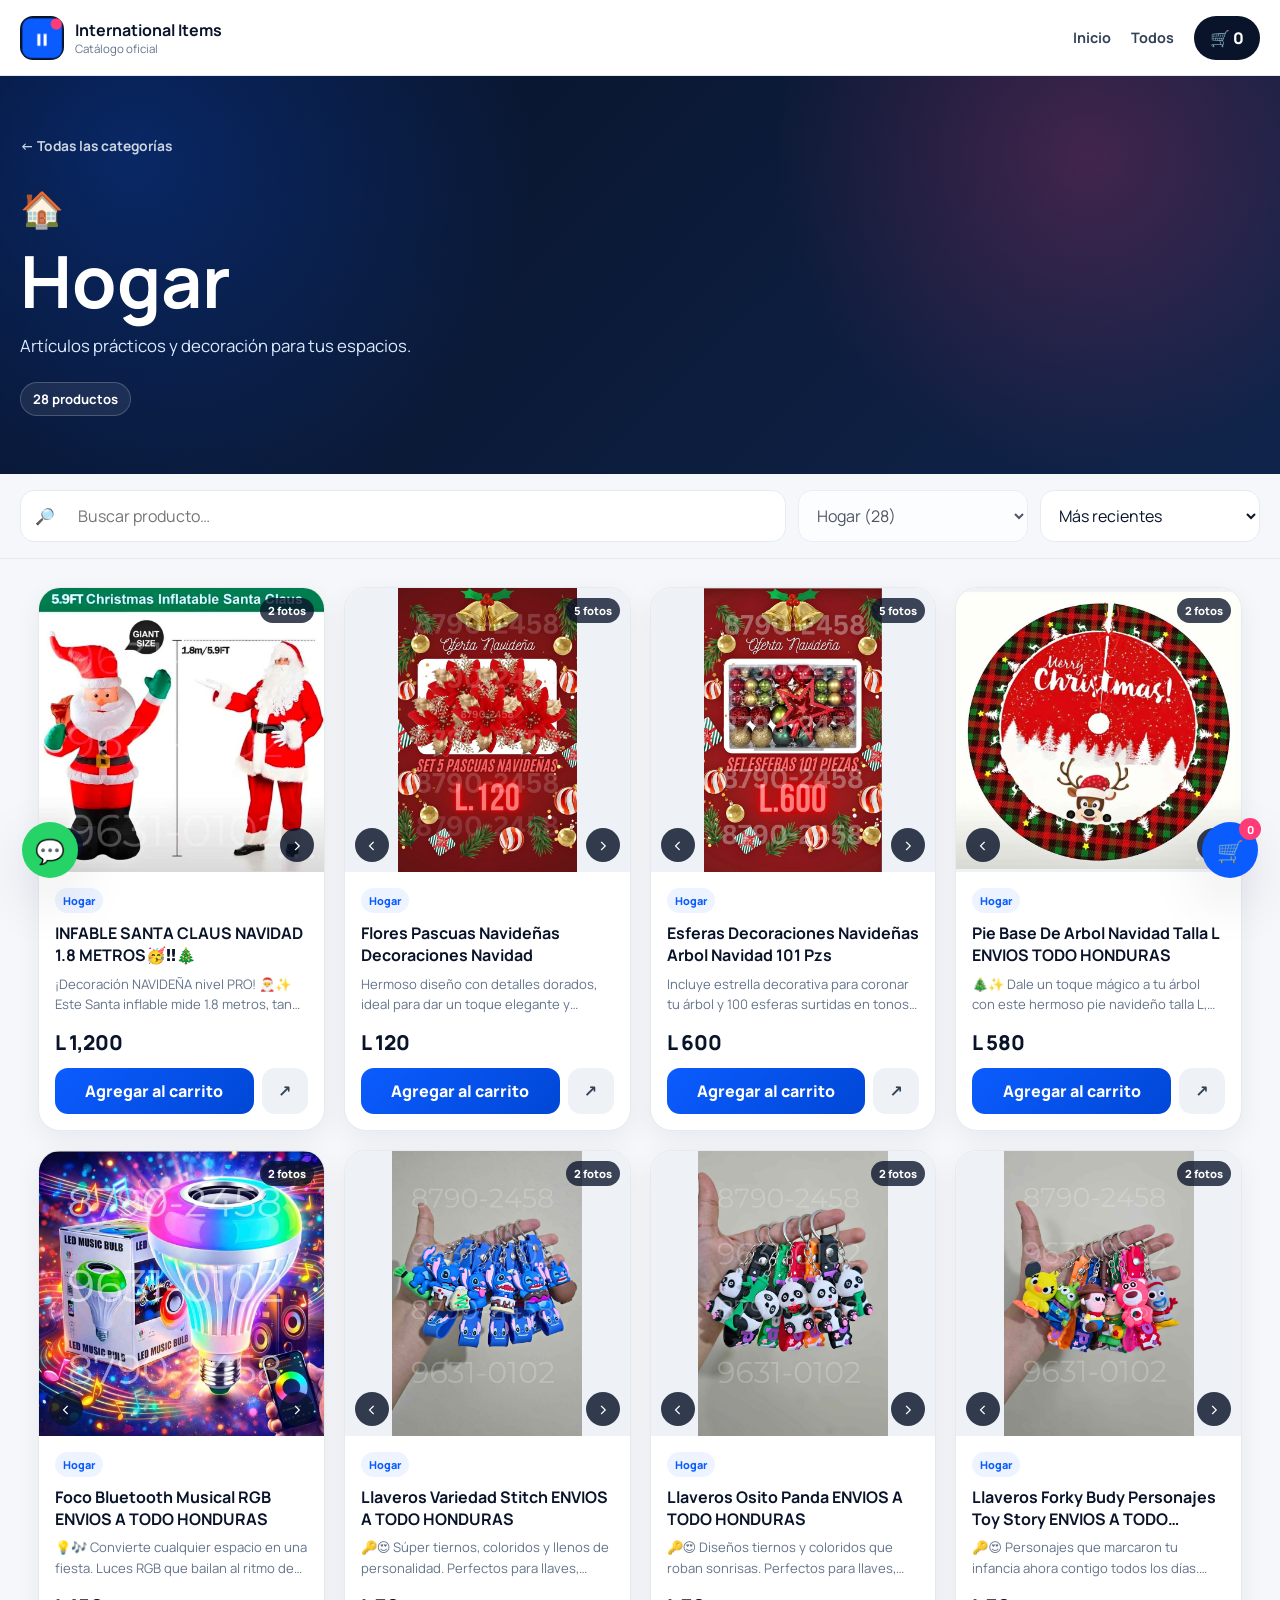
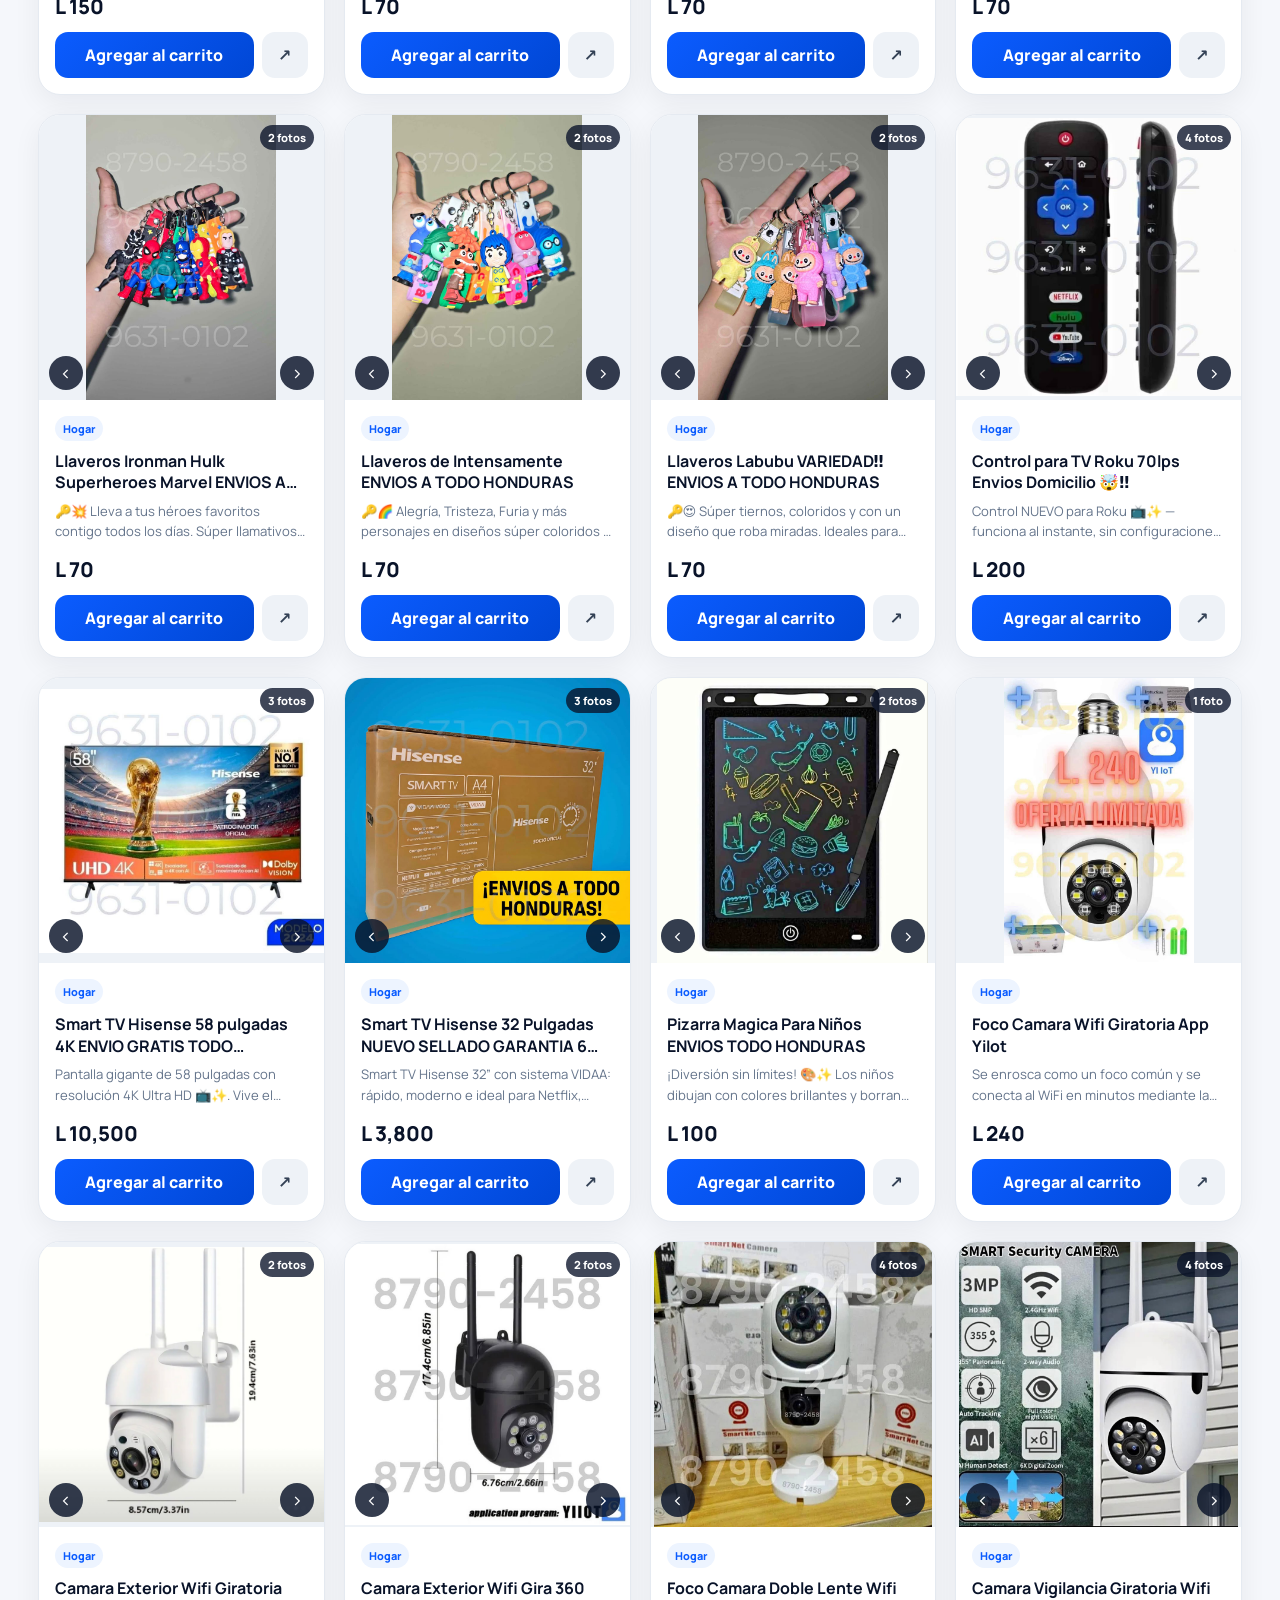
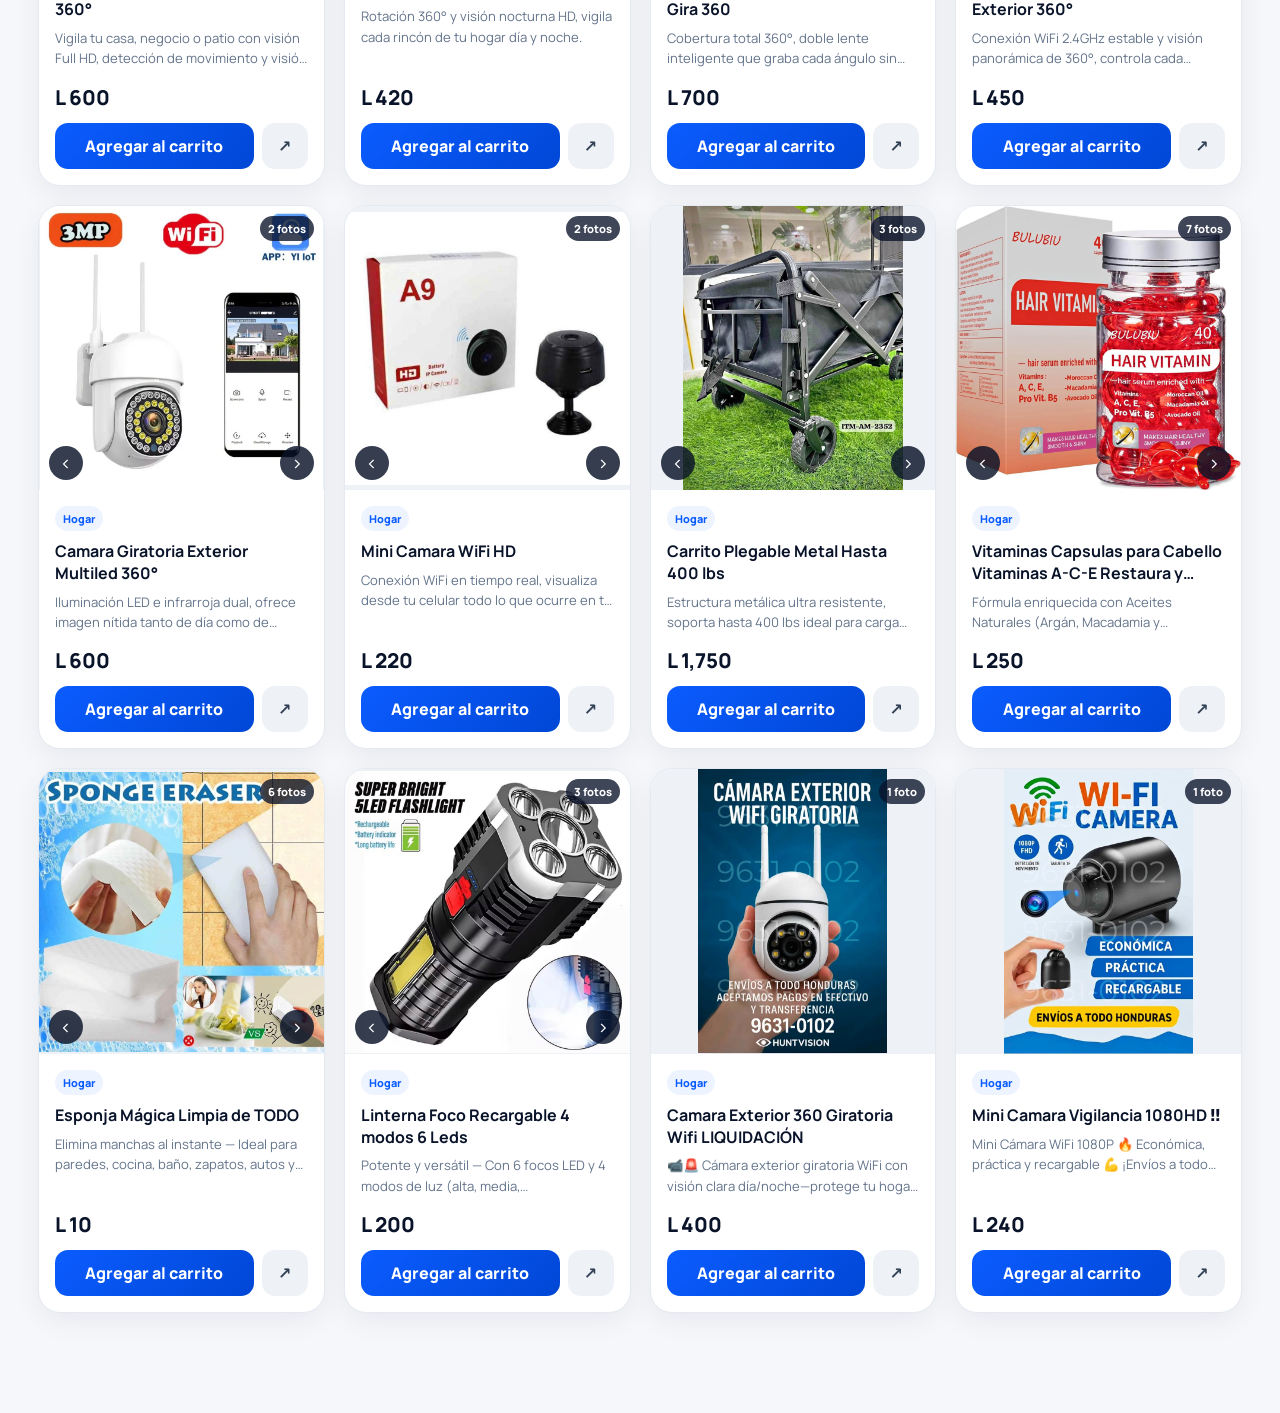
<file: hogar/index.html>
<!doctype html>
<html lang="es">
<head>
  <base href="../">
  <meta charset="utf-8">
  <meta http-equiv="Cache-Control" content="no-cache, no-store, must-revalidate">
  <meta http-equiv="Pragma" content="no-cache">
  <meta http-equiv="Expires" content="0">
  <meta name="viewport" content="width=device-width,initial-scale=1,viewport-fit=cover">
  <meta name="theme-color" content="#0b5cff">
  <meta name="description" content="Catálogo de International Items HN">
  <title>Hogar | International Items HN</title>
  <link rel="icon" href="assets/favicon-32.png" type="image/png">
  <link rel="apple-touch-icon" href="assets/apple-touch-icon.png">
  <link rel="manifest" href="site.webmanifest">
  <link rel="preconnect" href="https://fonts.googleapis.com">
  <link rel="preconnect" href="https://fonts.gstatic.com" crossorigin>
  <link href="https://fonts.googleapis.com/css2?family=Manrope:wght@400;500;600;700;800&display=swap" rel="stylesheet">
  <link rel="stylesheet" href="shared/catalogo.css?v=20260804-3">
</head>
<body data-category="Hogar">
  <header class="catalog-header">
    <a class="catalog-brand" href="./" aria-label="Volver a inicio"><img src="assets/icon-192.png" alt=""><span><strong>International Items</strong><small>Catálogo oficial</small></span></a>
    <nav><a href="./">Inicio</a><a href="catalogo/">Todos</a><button id="open-cart-top" class="cart-pill" type="button">🛒 <span id="cart-count-top">0</span></button></nav>
  </header>

  <main>
    <section class="catalog-hero">
      <div>
        <a class="back-link" href="./#categorias">← Todas las categorías</a>
        <span id="category-icon" class="category-icon">🛍️</span>
        <h1 id="catalog-title">Catálogo</h1>
        <p id="catalog-description">Productos disponibles de International Items HN.</p>
        <span id="product-count" class="result-count">Cargando productos…</span>
      </div>
    </section>

    <section class="toolbar" aria-label="Filtros del catálogo">
      <label class="search-box"><span>🔎</span><input id="search-products" type="search" placeholder="Buscar producto…" autocomplete="off"></label>
      <select id="category-filter" aria-label="Filtrar por categoría"></select>
      <select id="sort-products" aria-label="Ordenar productos"><option value="recent">Más recientes</option><option value="price-asc">Precio menor a mayor</option><option value="price-desc">Precio mayor a menor</option><option value="az">Nombre A–Z</option></select>
    </section>

    <section class="products-wrap">
      <div id="product-grid" class="product-grid" aria-live="polite"></div>
      <div id="empty-products" class="empty-products" hidden><div>🔎</div><h2>No hay productos aquí</h2><p>Prueba otra búsqueda o regresa a todas las categorías.</p><a href="catalogo/" class="primary-button">Ver catálogo completo</a></div>
    </section>
  </main>

  <button id="floating-cart" class="floating-cart" type="button" aria-label="Abrir carrito">🛒<span id="floating-cart-count">0</span></button>
  <a id="floating-wa" class="floating-wa" href="#" target="_blank" rel="noopener" aria-label="WhatsApp">💬</a>

  <div id="cart-overlay" class="overlay" hidden>
    <aside class="cart-drawer" role="dialog" aria-modal="true" aria-labelledby="cart-title">
      <div class="drawer-head"><div><small>Compra guardada</small><h2 id="cart-title">Tu carrito</h2></div><button id="close-cart" class="icon-button" type="button">✕</button></div>
      <div id="cart-items" class="cart-items"></div>
      <div class="drawer-footer"><div class="cart-total-row"><span>Total productos</span><strong id="cart-total">L 0</strong></div><p class="saved-note">El carrito permanece guardado aunque cierres la página.</p><button id="checkout-button" class="primary-button wide" type="button">Continuar pedido</button></div>
    </aside>
  </div>

  <div id="checkout-overlay" class="overlay center" hidden>
    <section class="checkout-modal" role="dialog" aria-modal="true" aria-labelledby="checkout-title">
      <div class="drawer-head"><div><small>Último paso</small><h2 id="checkout-title">Datos del pedido</h2></div><button id="close-checkout" class="icon-button" type="button">✕</button></div>
      <form id="checkout-form">
        <div class="form-grid">
          <label>Nombre del cliente*<input name="nombre" required autocomplete="name"></label>
          <label>Teléfono principal*<input name="telefono1" required inputmode="tel" autocomplete="tel"></label>
          <label>Teléfono adicional<input name="telefono2" inputmode="tel"></label>
          <label>Día de entrega*<select name="dia" required><option value="">Seleccionar</option><option>Hoy</option><option>Mañana</option><option>Otro</option></select></label>
          <label id="day-other-wrap" hidden>Especifica el día*<input name="dia_otro"></label>
          <label>¿De dónde eres?*<select name="ubicacion" required><option value="">Seleccionar</option><option>Tegucigalpa</option><option>Otro departamento</option></select></label>
          <label>Vendedor que te atendió*<select name="vendedor" required><option value="">Seleccionar</option><option>Mayra</option><option>Edith</option><option>Rigo</option><option>Otro</option></select></label>
          <label id="seller-other-wrap" hidden>Nombre del vendedor*<input name="vendedor_otro"></label>
          <label class="full">Colonia o sector*<select name="direccion" required></select></label>
          <label class="full">Referencia exacta*<input name="referencia" required placeholder="Ej. frente a Hotel Clarion"></label>
          <label>Método de pago*<select name="metodo_pago" required><option value="">Seleccionar</option><option>Efectivo</option><option>Transferencia</option></select></label>
          <label class="honeypot" aria-hidden="true">Sitio web<input name="website" tabindex="-1" autocomplete="off"></label>
        </div>
        <div class="order-summary"><div><span>Subtotal</span><strong id="checkout-subtotal">L 0</strong></div><div><span>Envío</span><strong id="checkout-shipping">—</strong></div><div class="grand"><span>Total</span><strong id="checkout-total">L 0</strong></div><small>Envío gratis desde L 2,500.</small></div>
        <div id="backend-warning" class="backend-warning" hidden>Antes de publicar, pega la URL de Apps Script en <code>config/site-config.js</code>. Mientras tanto, el pedido se enviará por WhatsApp.</div>
        <button id="submit-order" class="primary-button wide" type="submit">Enviar pedido</button>
        <p id="order-status" class="order-status" role="status" aria-live="polite"></p>
      </form>
    </section>
  </div>

  <div id="viewer" class="viewer" hidden><button id="viewer-close" class="viewer-close">✕</button><button id="viewer-prev" class="viewer-arrow prev">‹</button><img id="viewer-image" alt="Producto ampliado"><button id="viewer-next" class="viewer-arrow next">›</button><div id="viewer-counter" class="viewer-counter"></div></div>
  <div id="toast" class="toast" role="status" aria-live="polite"></div>
  <iframe id="order-frame" name="order-frame" hidden></iframe>

  <script src="config/site-config.js"></script>
  <script src="shared/shipping-data.js"></script>
  <script src="shared/catalogo.js?v=20260805-auto1"></script>
</body>
</html>
</file>
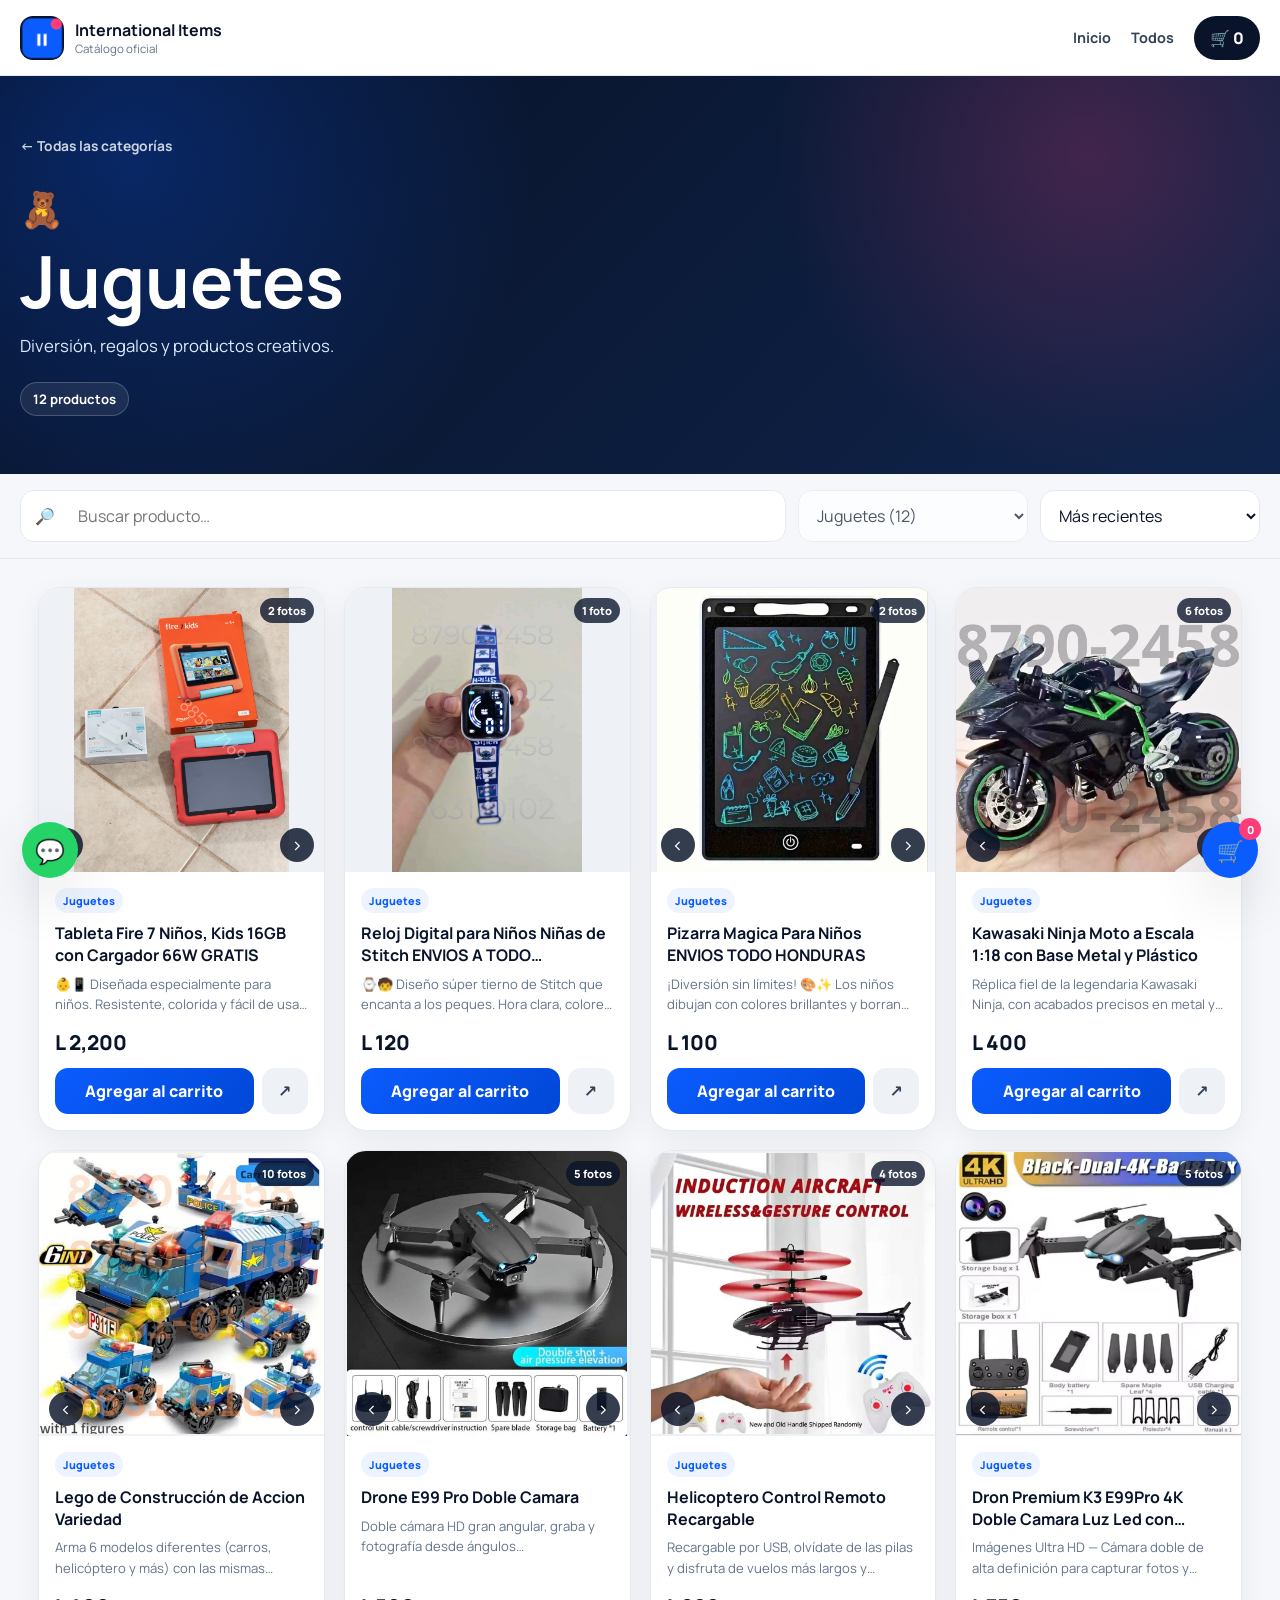
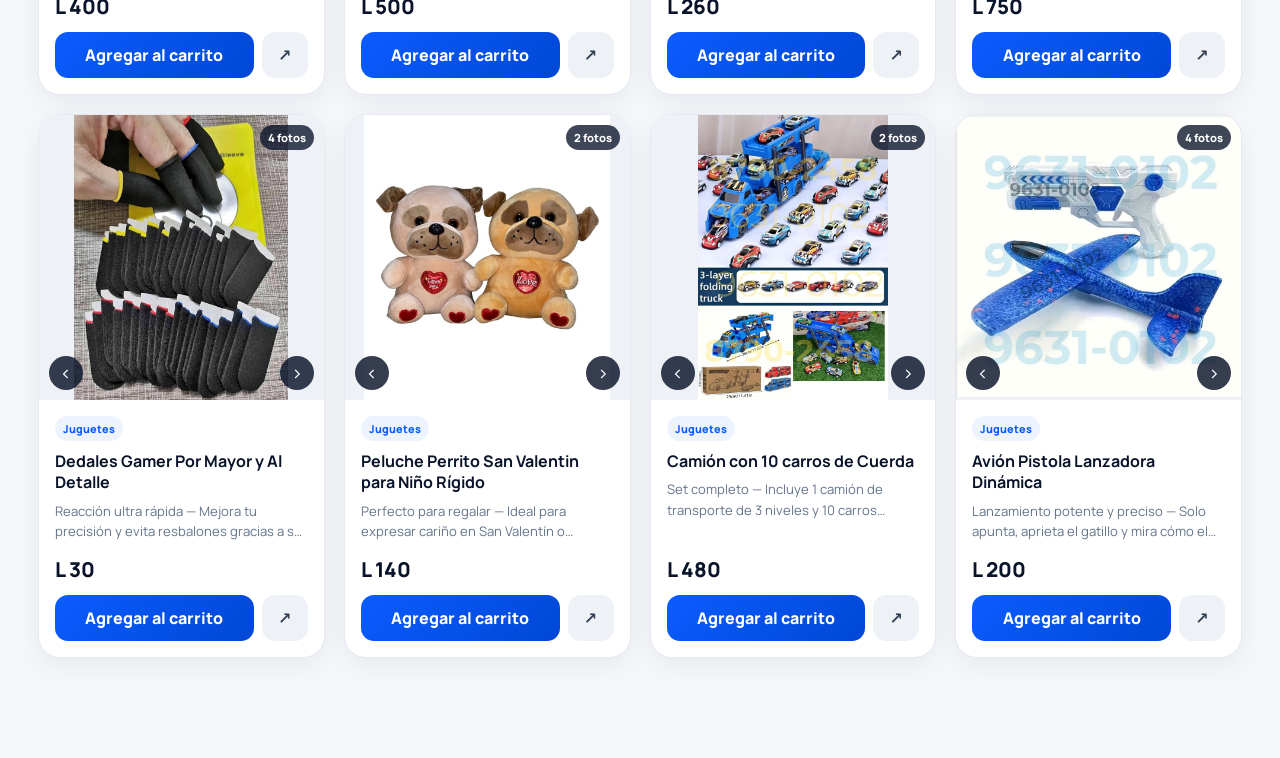
<file: juguetes/index.html>
<!doctype html>
<html lang="es">
<head>
  <base href="../">
  <meta charset="utf-8">
  <meta http-equiv="Cache-Control" content="no-cache, no-store, must-revalidate">
  <meta http-equiv="Pragma" content="no-cache">
  <meta http-equiv="Expires" content="0">
  <meta name="viewport" content="width=device-width,initial-scale=1,viewport-fit=cover">
  <meta name="theme-color" content="#0b5cff">
  <meta name="description" content="Catálogo de International Items HN">
  <title>Juguetes | International Items HN</title>
  <link rel="icon" href="assets/favicon-32.png" type="image/png">
  <link rel="apple-touch-icon" href="assets/apple-touch-icon.png">
  <link rel="manifest" href="site.webmanifest">
  <link rel="preconnect" href="https://fonts.googleapis.com">
  <link rel="preconnect" href="https://fonts.gstatic.com" crossorigin>
  <link href="https://fonts.googleapis.com/css2?family=Manrope:wght@400;500;600;700;800&display=swap" rel="stylesheet">
  <link rel="stylesheet" href="shared/catalogo.css?v=20260804-3">
</head>
<body data-category="Juguetes">
  <header class="catalog-header">
    <a class="catalog-brand" href="./" aria-label="Volver a inicio"><img src="assets/icon-192.png" alt=""><span><strong>International Items</strong><small>Catálogo oficial</small></span></a>
    <nav><a href="./">Inicio</a><a href="catalogo/">Todos</a><button id="open-cart-top" class="cart-pill" type="button">🛒 <span id="cart-count-top">0</span></button></nav>
  </header>

  <main>
    <section class="catalog-hero">
      <div>
        <a class="back-link" href="./#categorias">← Todas las categorías</a>
        <span id="category-icon" class="category-icon">🛍️</span>
        <h1 id="catalog-title">Catálogo</h1>
        <p id="catalog-description">Productos disponibles de International Items HN.</p>
        <span id="product-count" class="result-count">Cargando productos…</span>
      </div>
    </section>

    <section class="toolbar" aria-label="Filtros del catálogo">
      <label class="search-box"><span>🔎</span><input id="search-products" type="search" placeholder="Buscar producto…" autocomplete="off"></label>
      <select id="category-filter" aria-label="Filtrar por categoría"></select>
      <select id="sort-products" aria-label="Ordenar productos"><option value="recent">Más recientes</option><option value="price-asc">Precio menor a mayor</option><option value="price-desc">Precio mayor a menor</option><option value="az">Nombre A–Z</option></select>
    </section>

    <section class="products-wrap">
      <div id="product-grid" class="product-grid" aria-live="polite"></div>
      <div id="empty-products" class="empty-products" hidden><div>🔎</div><h2>No hay productos aquí</h2><p>Prueba otra búsqueda o regresa a todas las categorías.</p><a href="catalogo/" class="primary-button">Ver catálogo completo</a></div>
    </section>
  </main>

  <button id="floating-cart" class="floating-cart" type="button" aria-label="Abrir carrito">🛒<span id="floating-cart-count">0</span></button>
  <a id="floating-wa" class="floating-wa" href="#" target="_blank" rel="noopener" aria-label="WhatsApp">💬</a>

  <div id="cart-overlay" class="overlay" hidden>
    <aside class="cart-drawer" role="dialog" aria-modal="true" aria-labelledby="cart-title">
      <div class="drawer-head"><div><small>Compra guardada</small><h2 id="cart-title">Tu carrito</h2></div><button id="close-cart" class="icon-button" type="button">✕</button></div>
      <div id="cart-items" class="cart-items"></div>
      <div class="drawer-footer"><div class="cart-total-row"><span>Total productos</span><strong id="cart-total">L 0</strong></div><p class="saved-note">El carrito permanece guardado aunque cierres la página.</p><button id="checkout-button" class="primary-button wide" type="button">Continuar pedido</button></div>
    </aside>
  </div>

  <div id="checkout-overlay" class="overlay center" hidden>
    <section class="checkout-modal" role="dialog" aria-modal="true" aria-labelledby="checkout-title">
      <div class="drawer-head"><div><small>Último paso</small><h2 id="checkout-title">Datos del pedido</h2></div><button id="close-checkout" class="icon-button" type="button">✕</button></div>
      <form id="checkout-form">
        <div class="form-grid">
          <label>Nombre del cliente*<input name="nombre" required autocomplete="name"></label>
          <label>Teléfono principal*<input name="telefono1" required inputmode="tel" autocomplete="tel"></label>
          <label>Teléfono adicional<input name="telefono2" inputmode="tel"></label>
          <label>Día de entrega*<select name="dia" required><option value="">Seleccionar</option><option>Hoy</option><option>Mañana</option><option>Otro</option></select></label>
          <label id="day-other-wrap" hidden>Especifica el día*<input name="dia_otro"></label>
          <label>¿De dónde eres?*<select name="ubicacion" required><option value="">Seleccionar</option><option>Tegucigalpa</option><option>Otro departamento</option></select></label>
          <label>Vendedor que te atendió*<select name="vendedor" required><option value="">Seleccionar</option><option>Mayra</option><option>Edith</option><option>Rigo</option><option>Otro</option></select></label>
          <label id="seller-other-wrap" hidden>Nombre del vendedor*<input name="vendedor_otro"></label>
          <label class="full">Colonia o sector*<select name="direccion" required></select></label>
          <label class="full">Referencia exacta*<input name="referencia" required placeholder="Ej. frente a Hotel Clarion"></label>
          <label>Método de pago*<select name="metodo_pago" required><option value="">Seleccionar</option><option>Efectivo</option><option>Transferencia</option></select></label>
          <label class="honeypot" aria-hidden="true">Sitio web<input name="website" tabindex="-1" autocomplete="off"></label>
        </div>
        <div class="order-summary"><div><span>Subtotal</span><strong id="checkout-subtotal">L 0</strong></div><div><span>Envío</span><strong id="checkout-shipping">—</strong></div><div class="grand"><span>Total</span><strong id="checkout-total">L 0</strong></div><small>Envío gratis desde L 2,500.</small></div>
        <div id="backend-warning" class="backend-warning" hidden>Antes de publicar, pega la URL de Apps Script en <code>config/site-config.js</code>. Mientras tanto, el pedido se enviará por WhatsApp.</div>
        <button id="submit-order" class="primary-button wide" type="submit">Enviar pedido</button>
        <p id="order-status" class="order-status" role="status" aria-live="polite"></p>
      </form>
    </section>
  </div>

  <div id="viewer" class="viewer" hidden><button id="viewer-close" class="viewer-close">✕</button><button id="viewer-prev" class="viewer-arrow prev">‹</button><img id="viewer-image" alt="Producto ampliado"><button id="viewer-next" class="viewer-arrow next">›</button><div id="viewer-counter" class="viewer-counter"></div></div>
  <div id="toast" class="toast" role="status" aria-live="polite"></div>
  <iframe id="order-frame" name="order-frame" hidden></iframe>

  <script src="config/site-config.js"></script>
  <script src="shared/shipping-data.js"></script>
  <script src="shared/catalogo.js?v=20260805-auto1"></script>
</body>
</html>
</file>
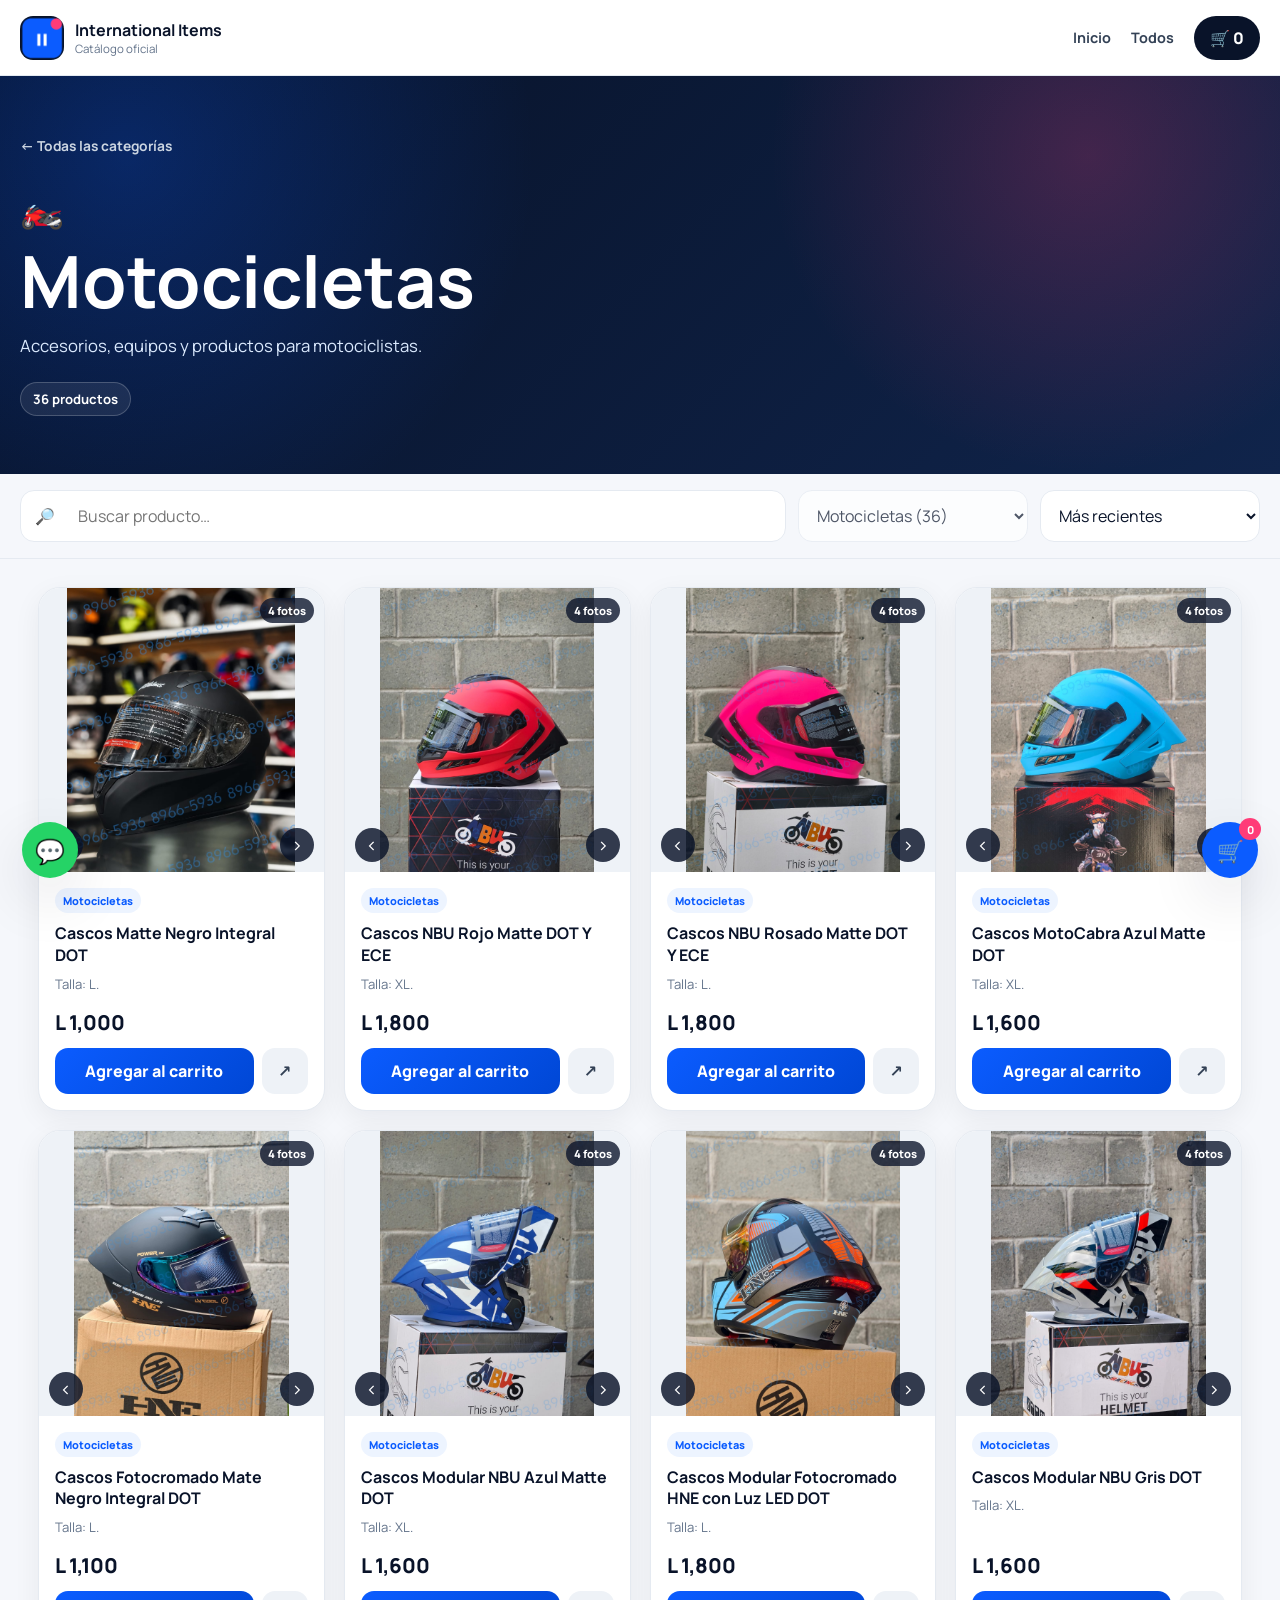
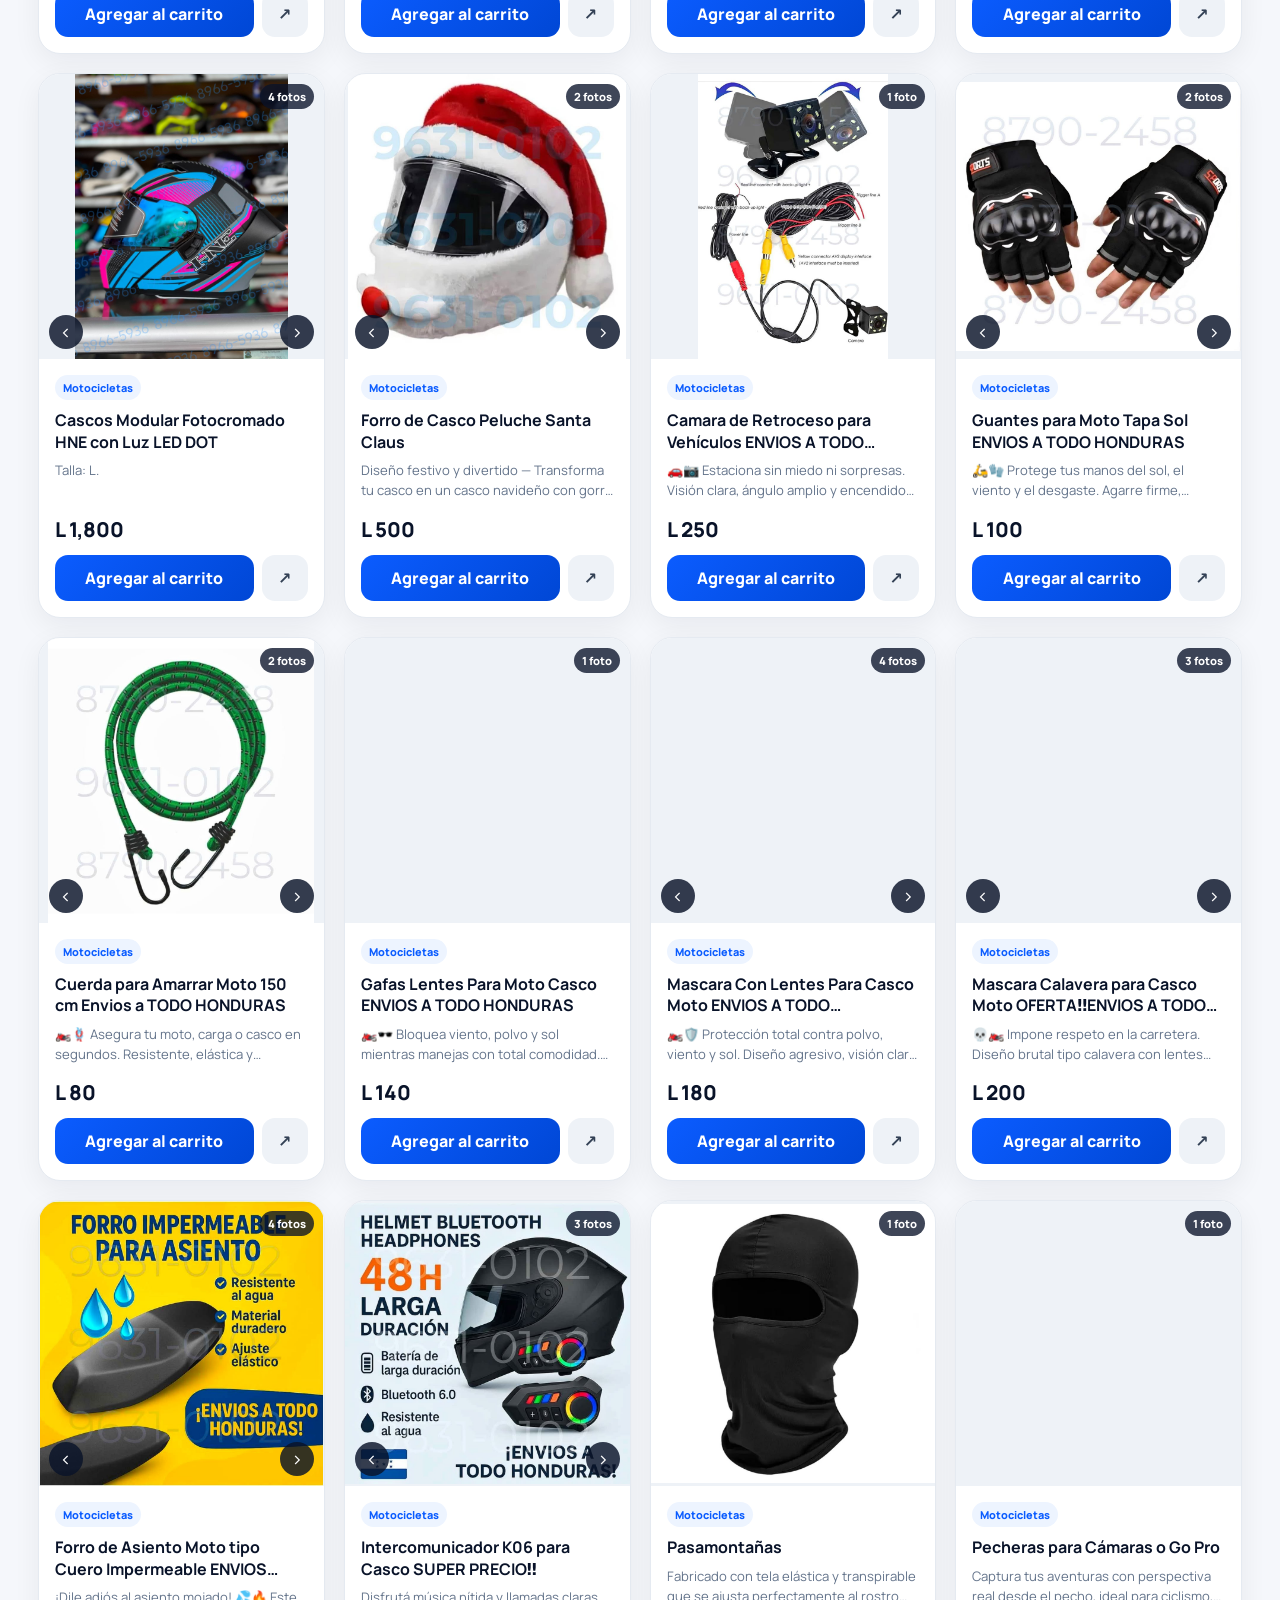
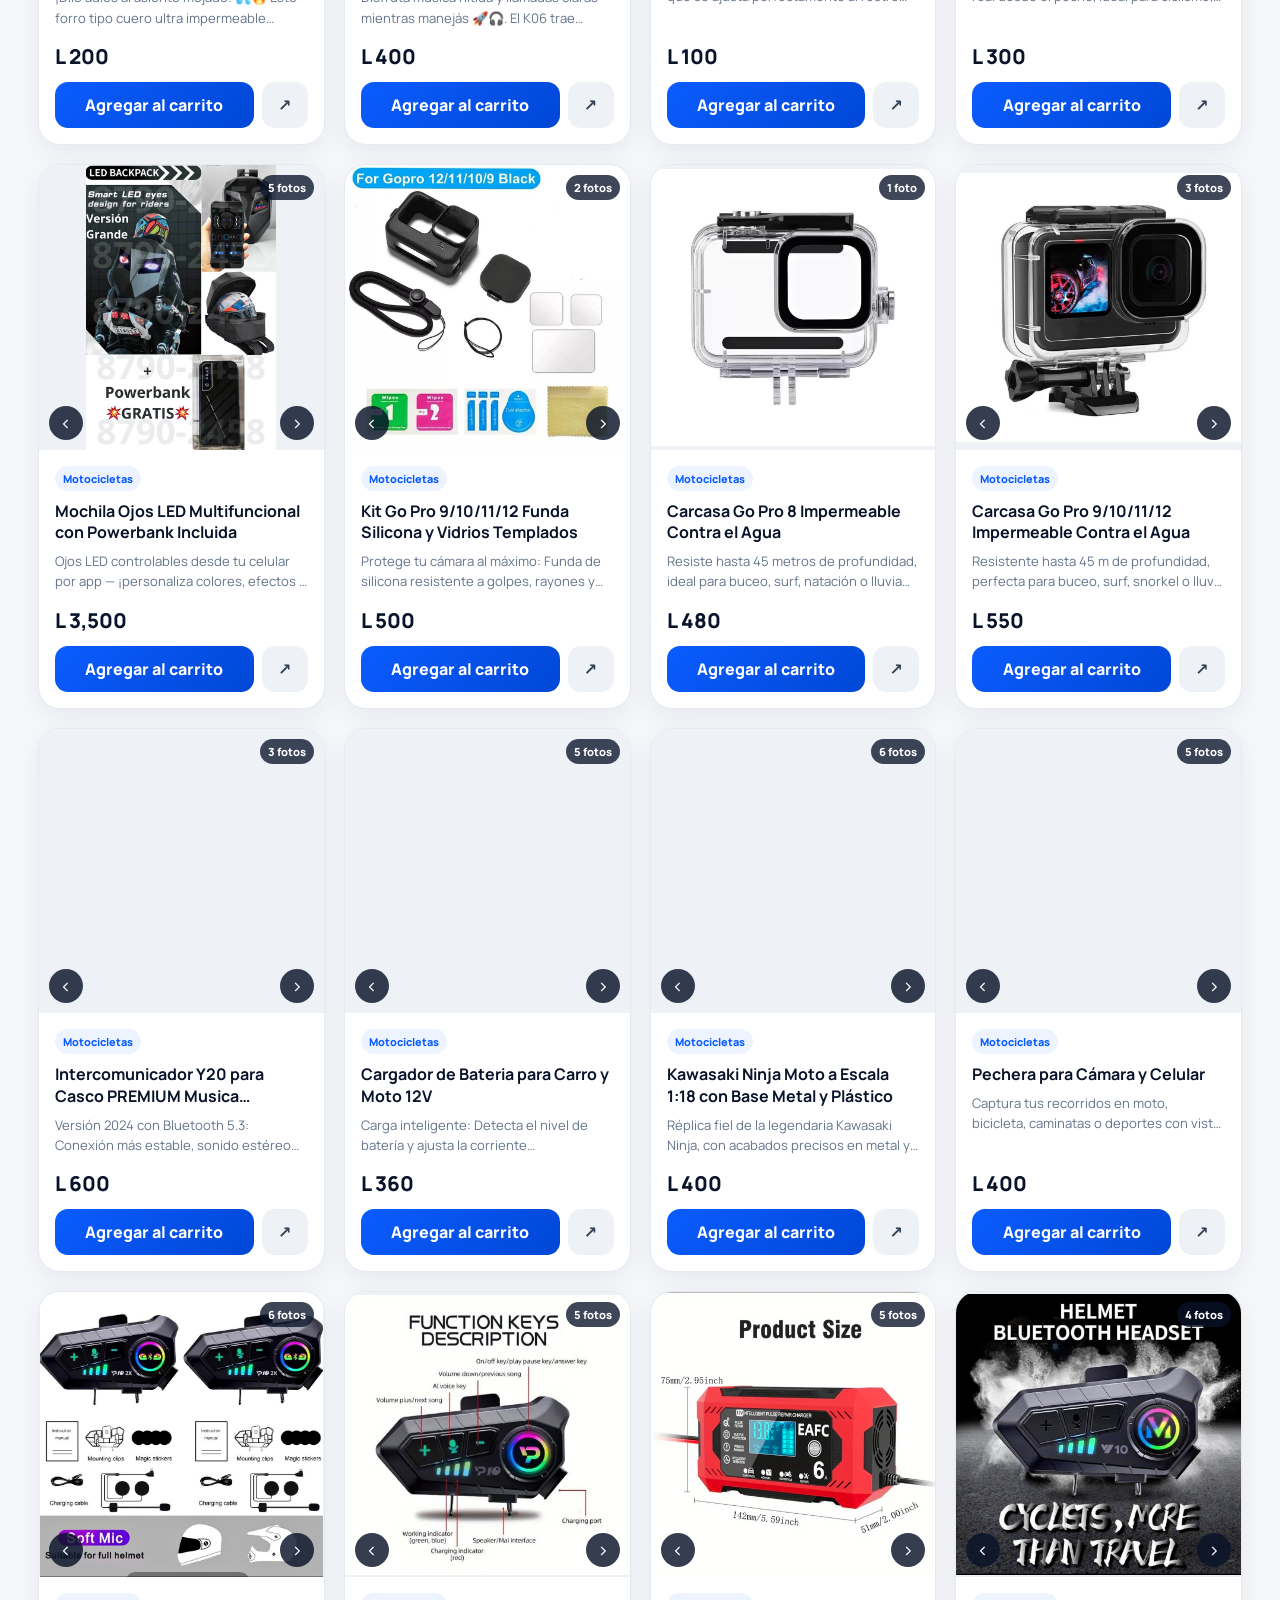
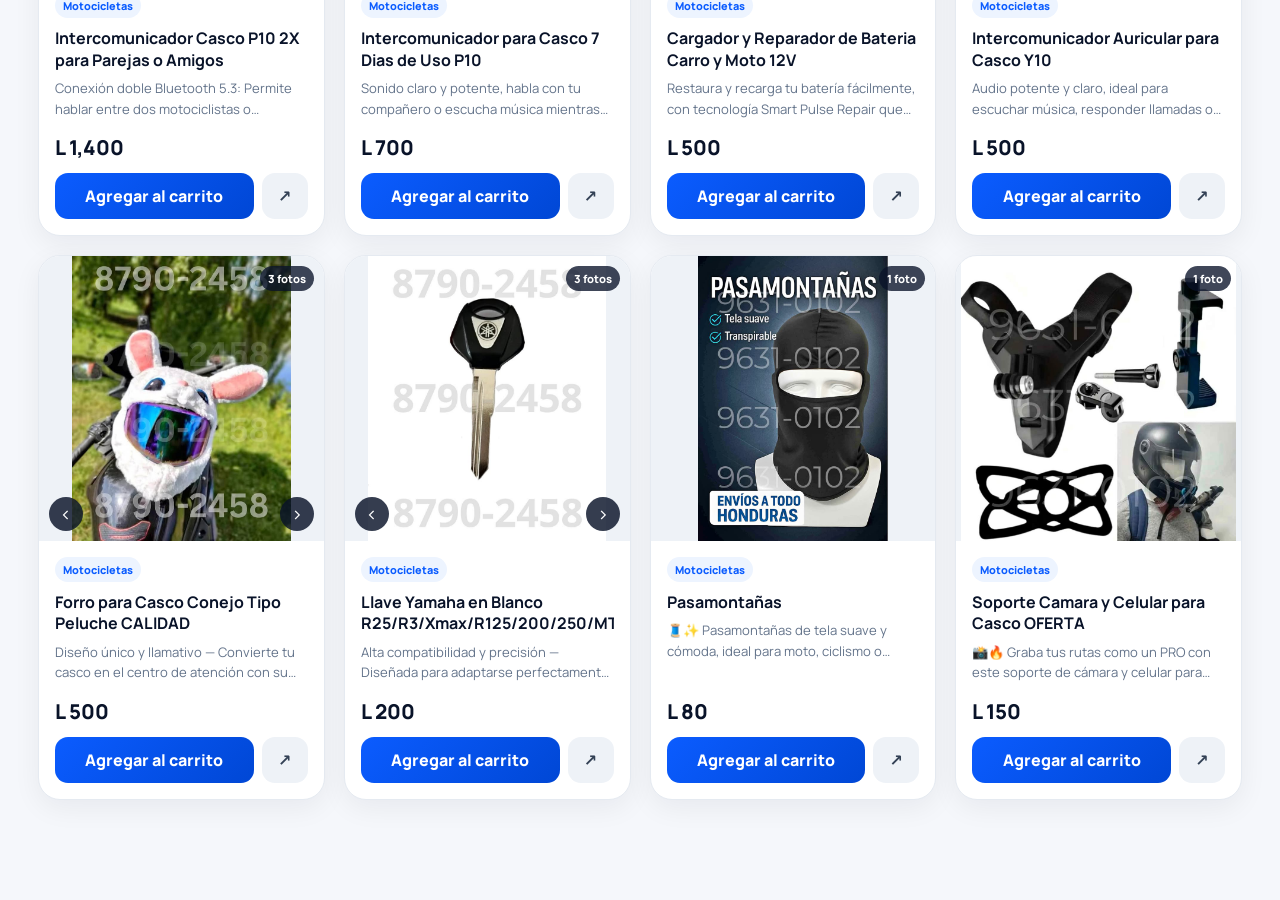
<file: motocicletas/index.html>
<!doctype html>
<html lang="es">
<head>
  <base href="../">
  <meta charset="utf-8">
  <meta http-equiv="Cache-Control" content="no-cache, no-store, must-revalidate">
  <meta http-equiv="Pragma" content="no-cache">
  <meta http-equiv="Expires" content="0">
  <meta name="viewport" content="width=device-width,initial-scale=1,viewport-fit=cover">
  <meta name="theme-color" content="#0b5cff">
  <meta name="description" content="Catálogo de International Items HN">
  <title>Motocicletas | International Items HN</title>
  <link rel="icon" href="assets/favicon-32.png" type="image/png">
  <link rel="apple-touch-icon" href="assets/apple-touch-icon.png">
  <link rel="manifest" href="site.webmanifest">
  <link rel="preconnect" href="https://fonts.googleapis.com">
  <link rel="preconnect" href="https://fonts.gstatic.com" crossorigin>
  <link href="https://fonts.googleapis.com/css2?family=Manrope:wght@400;500;600;700;800&display=swap" rel="stylesheet">
  <link rel="stylesheet" href="shared/catalogo.css?v=20260804-3">
</head>
<body data-category="Motocicletas">
  <header class="catalog-header">
    <a class="catalog-brand" href="./" aria-label="Volver a inicio"><img src="assets/icon-192.png" alt=""><span><strong>International Items</strong><small>Catálogo oficial</small></span></a>
    <nav><a href="./">Inicio</a><a href="catalogo/">Todos</a><button id="open-cart-top" class="cart-pill" type="button">🛒 <span id="cart-count-top">0</span></button></nav>
  </header>

  <main>
    <section class="catalog-hero">
      <div>
        <a class="back-link" href="./#categorias">← Todas las categorías</a>
        <span id="category-icon" class="category-icon">🛍️</span>
        <h1 id="catalog-title">Catálogo</h1>
        <p id="catalog-description">Productos disponibles de International Items HN.</p>
        <span id="product-count" class="result-count">Cargando productos…</span>
      </div>
    </section>

    <section class="toolbar" aria-label="Filtros del catálogo">
      <label class="search-box"><span>🔎</span><input id="search-products" type="search" placeholder="Buscar producto…" autocomplete="off"></label>
      <select id="category-filter" aria-label="Filtrar por categoría"></select>
      <select id="sort-products" aria-label="Ordenar productos"><option value="recent">Más recientes</option><option value="price-asc">Precio menor a mayor</option><option value="price-desc">Precio mayor a menor</option><option value="az">Nombre A–Z</option></select>
    </section>

    <section class="products-wrap">
      <div id="product-grid" class="product-grid" aria-live="polite"></div>
      <div id="empty-products" class="empty-products" hidden><div>🔎</div><h2>No hay productos aquí</h2><p>Prueba otra búsqueda o regresa a todas las categorías.</p><a href="catalogo/" class="primary-button">Ver catálogo completo</a></div>
    </section>
  </main>

  <button id="floating-cart" class="floating-cart" type="button" aria-label="Abrir carrito">🛒<span id="floating-cart-count">0</span></button>
  <a id="floating-wa" class="floating-wa" href="#" target="_blank" rel="noopener" aria-label="WhatsApp">💬</a>

  <div id="cart-overlay" class="overlay" hidden>
    <aside class="cart-drawer" role="dialog" aria-modal="true" aria-labelledby="cart-title">
      <div class="drawer-head"><div><small>Compra guardada</small><h2 id="cart-title">Tu carrito</h2></div><button id="close-cart" class="icon-button" type="button">✕</button></div>
      <div id="cart-items" class="cart-items"></div>
      <div class="drawer-footer"><div class="cart-total-row"><span>Total productos</span><strong id="cart-total">L 0</strong></div><p class="saved-note">El carrito permanece guardado aunque cierres la página.</p><button id="checkout-button" class="primary-button wide" type="button">Continuar pedido</button></div>
    </aside>
  </div>

  <div id="checkout-overlay" class="overlay center" hidden>
    <section class="checkout-modal" role="dialog" aria-modal="true" aria-labelledby="checkout-title">
      <div class="drawer-head"><div><small>Último paso</small><h2 id="checkout-title">Datos del pedido</h2></div><button id="close-checkout" class="icon-button" type="button">✕</button></div>
      <form id="checkout-form">
        <div class="form-grid">
          <label>Nombre del cliente*<input name="nombre" required autocomplete="name"></label>
          <label>Teléfono principal*<input name="telefono1" required inputmode="tel" autocomplete="tel"></label>
          <label>Teléfono adicional<input name="telefono2" inputmode="tel"></label>
          <label>Día de entrega*<select name="dia" required><option value="">Seleccionar</option><option>Hoy</option><option>Mañana</option><option>Otro</option></select></label>
          <label id="day-other-wrap" hidden>Especifica el día*<input name="dia_otro"></label>
          <label>¿De dónde eres?*<select name="ubicacion" required><option value="">Seleccionar</option><option>Tegucigalpa</option><option>Otro departamento</option></select></label>
          <label>Vendedor que te atendió*<select name="vendedor" required><option value="">Seleccionar</option><option>Mayra</option><option>Edith</option><option>Rigo</option><option>Otro</option></select></label>
          <label id="seller-other-wrap" hidden>Nombre del vendedor*<input name="vendedor_otro"></label>
          <label class="full">Colonia o sector*<select name="direccion" required></select></label>
          <label class="full">Referencia exacta*<input name="referencia" required placeholder="Ej. frente a Hotel Clarion"></label>
          <label>Método de pago*<select name="metodo_pago" required><option value="">Seleccionar</option><option>Efectivo</option><option>Transferencia</option></select></label>
          <label class="honeypot" aria-hidden="true">Sitio web<input name="website" tabindex="-1" autocomplete="off"></label>
        </div>
        <div class="order-summary"><div><span>Subtotal</span><strong id="checkout-subtotal">L 0</strong></div><div><span>Envío</span><strong id="checkout-shipping">—</strong></div><div class="grand"><span>Total</span><strong id="checkout-total">L 0</strong></div><small>Envío gratis desde L 2,500.</small></div>
        <div id="backend-warning" class="backend-warning" hidden>Antes de publicar, pega la URL de Apps Script en <code>config/site-config.js</code>. Mientras tanto, el pedido se enviará por WhatsApp.</div>
        <button id="submit-order" class="primary-button wide" type="submit">Enviar pedido</button>
        <p id="order-status" class="order-status" role="status" aria-live="polite"></p>
      </form>
    </section>
  </div>

  <div id="viewer" class="viewer" hidden><button id="viewer-close" class="viewer-close">✕</button><button id="viewer-prev" class="viewer-arrow prev">‹</button><img id="viewer-image" alt="Producto ampliado"><button id="viewer-next" class="viewer-arrow next">›</button><div id="viewer-counter" class="viewer-counter"></div></div>
  <div id="toast" class="toast" role="status" aria-live="polite"></div>
  <iframe id="order-frame" name="order-frame" hidden></iframe>

  <script src="config/site-config.js"></script>
  <script src="shared/shipping-data.js"></script>
  <script src="shared/catalogo.js?v=20260805-auto1"></script>
</body>
</html>
</file>
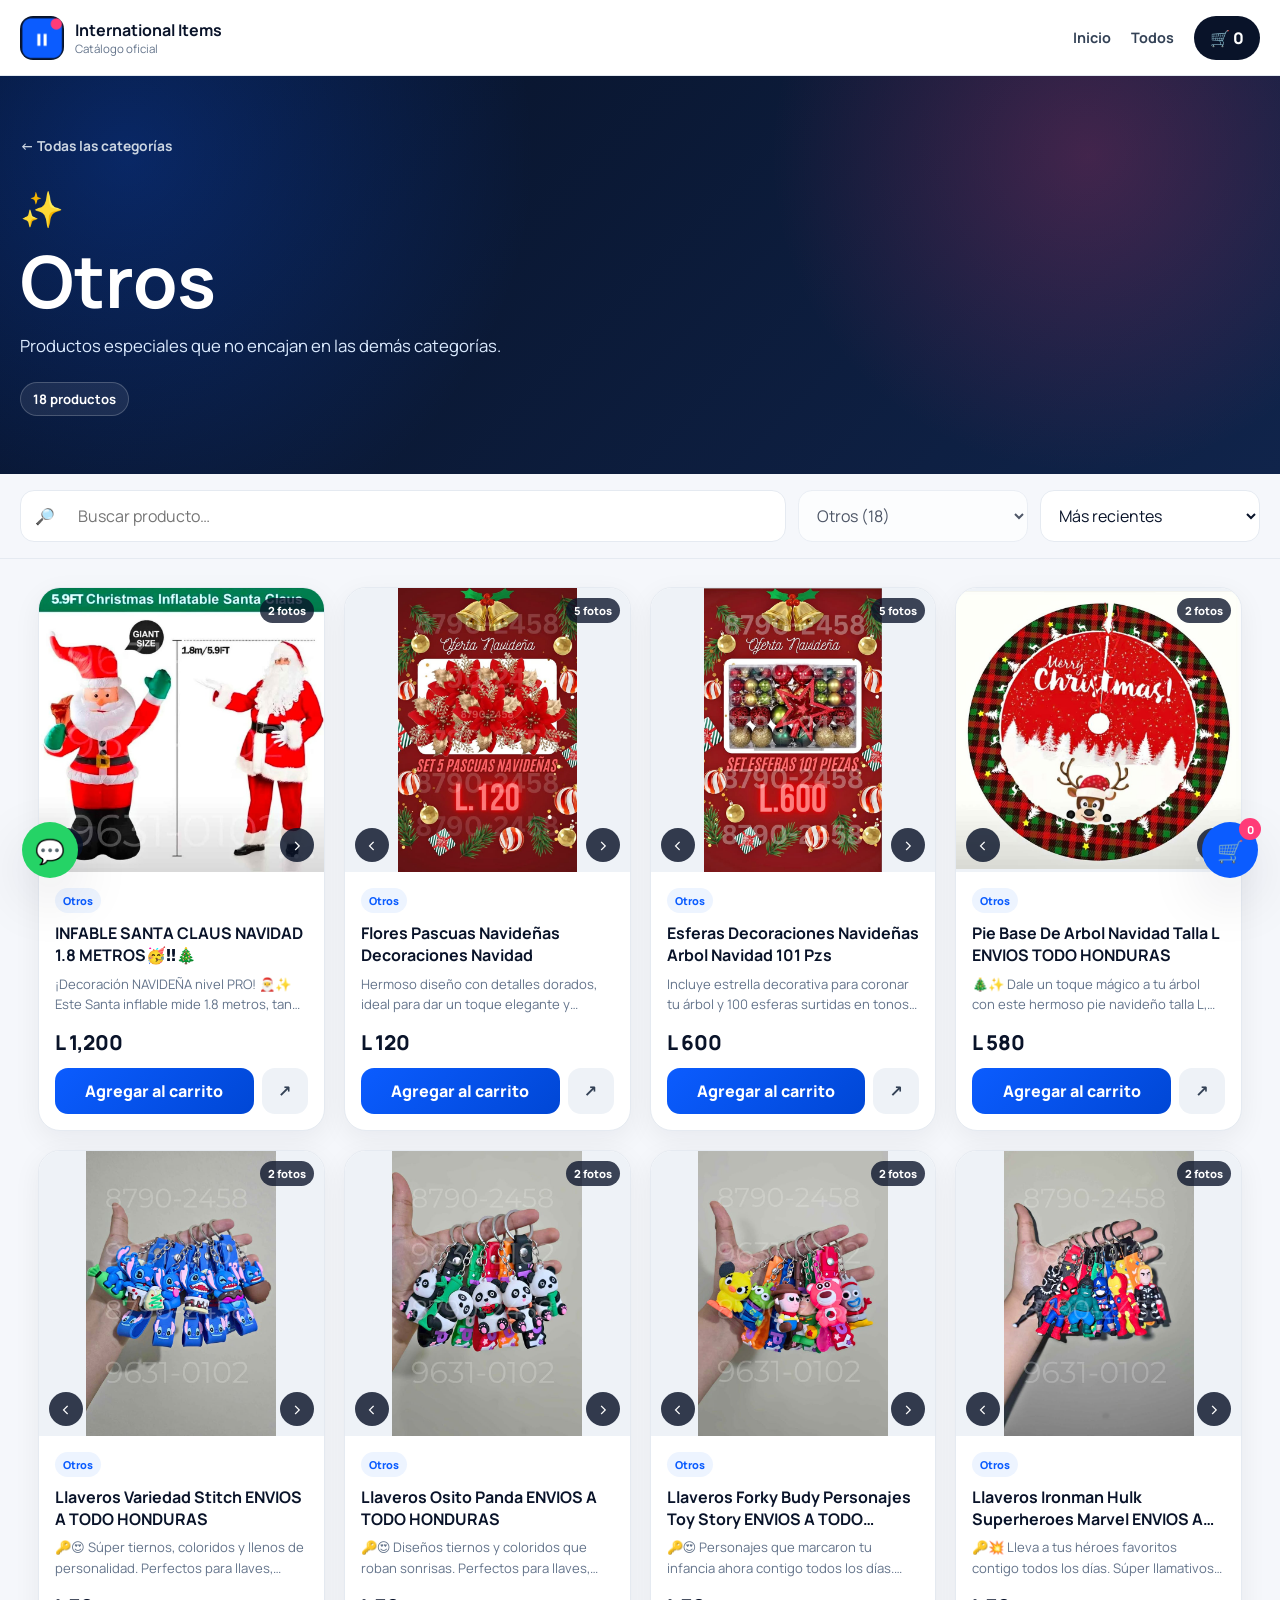
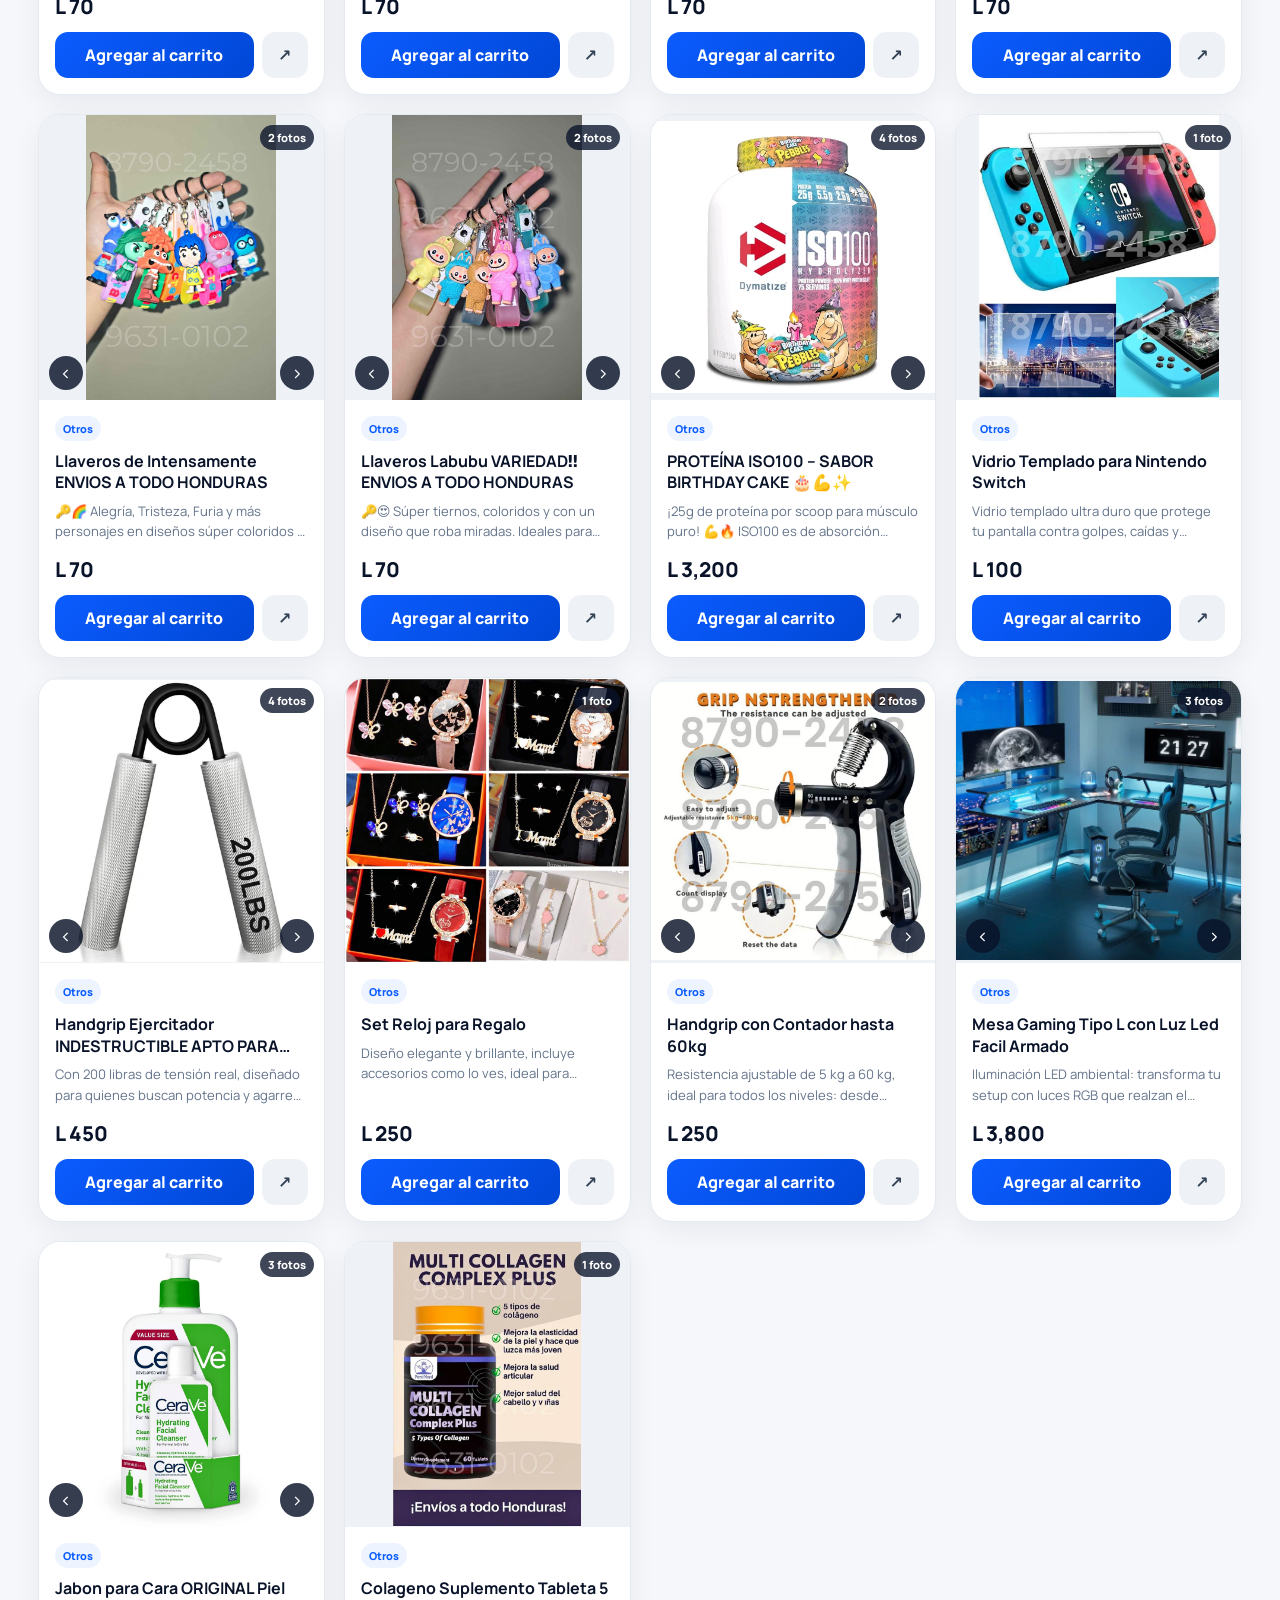
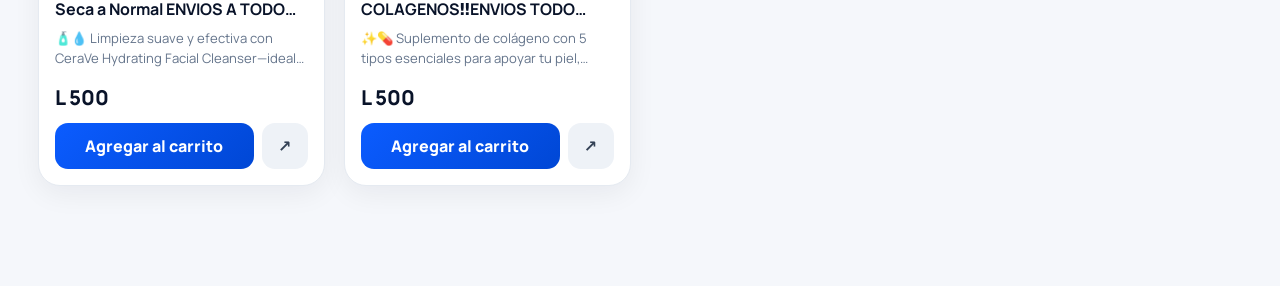
<file: otros/index.html>
<!doctype html>
<html lang="es">
<head>
  <base href="../">
  <meta charset="utf-8">
  <meta http-equiv="Cache-Control" content="no-cache, no-store, must-revalidate">
  <meta http-equiv="Pragma" content="no-cache">
  <meta http-equiv="Expires" content="0">
  <meta name="viewport" content="width=device-width,initial-scale=1,viewport-fit=cover">
  <meta name="theme-color" content="#0b5cff">
  <meta name="description" content="Catálogo de International Items HN">
  <title>Otros | International Items HN</title>
  <link rel="icon" href="assets/favicon-32.png" type="image/png">
  <link rel="apple-touch-icon" href="assets/apple-touch-icon.png">
  <link rel="manifest" href="site.webmanifest">
  <link rel="preconnect" href="https://fonts.googleapis.com">
  <link rel="preconnect" href="https://fonts.gstatic.com" crossorigin>
  <link href="https://fonts.googleapis.com/css2?family=Manrope:wght@400;500;600;700;800&display=swap" rel="stylesheet">
  <link rel="stylesheet" href="shared/catalogo.css?v=20260804-3">
</head>
<body data-category="Otros">
  <header class="catalog-header">
    <a class="catalog-brand" href="./" aria-label="Volver a inicio"><img src="assets/icon-192.png" alt=""><span><strong>International Items</strong><small>Catálogo oficial</small></span></a>
    <nav><a href="./">Inicio</a><a href="catalogo/">Todos</a><button id="open-cart-top" class="cart-pill" type="button">🛒 <span id="cart-count-top">0</span></button></nav>
  </header>

  <main>
    <section class="catalog-hero">
      <div>
        <a class="back-link" href="./#categorias">← Todas las categorías</a>
        <span id="category-icon" class="category-icon">🛍️</span>
        <h1 id="catalog-title">Catálogo</h1>
        <p id="catalog-description">Productos disponibles de International Items HN.</p>
        <span id="product-count" class="result-count">Cargando productos…</span>
      </div>
    </section>

    <section class="toolbar" aria-label="Filtros del catálogo">
      <label class="search-box"><span>🔎</span><input id="search-products" type="search" placeholder="Buscar producto…" autocomplete="off"></label>
      <select id="category-filter" aria-label="Filtrar por categoría"></select>
      <select id="sort-products" aria-label="Ordenar productos"><option value="recent">Más recientes</option><option value="price-asc">Precio menor a mayor</option><option value="price-desc">Precio mayor a menor</option><option value="az">Nombre A–Z</option></select>
    </section>

    <section class="products-wrap">
      <div id="product-grid" class="product-grid" aria-live="polite"></div>
      <div id="empty-products" class="empty-products" hidden><div>🔎</div><h2>No hay productos aquí</h2><p>Prueba otra búsqueda o regresa a todas las categorías.</p><a href="catalogo/" class="primary-button">Ver catálogo completo</a></div>
    </section>
  </main>

  <button id="floating-cart" class="floating-cart" type="button" aria-label="Abrir carrito">🛒<span id="floating-cart-count">0</span></button>
  <a id="floating-wa" class="floating-wa" href="#" target="_blank" rel="noopener" aria-label="WhatsApp">💬</a>

  <div id="cart-overlay" class="overlay" hidden>
    <aside class="cart-drawer" role="dialog" aria-modal="true" aria-labelledby="cart-title">
      <div class="drawer-head"><div><small>Compra guardada</small><h2 id="cart-title">Tu carrito</h2></div><button id="close-cart" class="icon-button" type="button">✕</button></div>
      <div id="cart-items" class="cart-items"></div>
      <div class="drawer-footer"><div class="cart-total-row"><span>Total productos</span><strong id="cart-total">L 0</strong></div><p class="saved-note">El carrito permanece guardado aunque cierres la página.</p><button id="checkout-button" class="primary-button wide" type="button">Continuar pedido</button></div>
    </aside>
  </div>

  <div id="checkout-overlay" class="overlay center" hidden>
    <section class="checkout-modal" role="dialog" aria-modal="true" aria-labelledby="checkout-title">
      <div class="drawer-head"><div><small>Último paso</small><h2 id="checkout-title">Datos del pedido</h2></div><button id="close-checkout" class="icon-button" type="button">✕</button></div>
      <form id="checkout-form">
        <div class="form-grid">
          <label>Nombre del cliente*<input name="nombre" required autocomplete="name"></label>
          <label>Teléfono principal*<input name="telefono1" required inputmode="tel" autocomplete="tel"></label>
          <label>Teléfono adicional<input name="telefono2" inputmode="tel"></label>
          <label>Día de entrega*<select name="dia" required><option value="">Seleccionar</option><option>Hoy</option><option>Mañana</option><option>Otro</option></select></label>
          <label id="day-other-wrap" hidden>Especifica el día*<input name="dia_otro"></label>
          <label>¿De dónde eres?*<select name="ubicacion" required><option value="">Seleccionar</option><option>Tegucigalpa</option><option>Otro departamento</option></select></label>
          <label>Vendedor que te atendió*<select name="vendedor" required><option value="">Seleccionar</option><option>Mayra</option><option>Edith</option><option>Rigo</option><option>Otro</option></select></label>
          <label id="seller-other-wrap" hidden>Nombre del vendedor*<input name="vendedor_otro"></label>
          <label class="full">Colonia o sector*<select name="direccion" required></select></label>
          <label class="full">Referencia exacta*<input name="referencia" required placeholder="Ej. frente a Hotel Clarion"></label>
          <label>Método de pago*<select name="metodo_pago" required><option value="">Seleccionar</option><option>Efectivo</option><option>Transferencia</option></select></label>
          <label class="honeypot" aria-hidden="true">Sitio web<input name="website" tabindex="-1" autocomplete="off"></label>
        </div>
        <div class="order-summary"><div><span>Subtotal</span><strong id="checkout-subtotal">L 0</strong></div><div><span>Envío</span><strong id="checkout-shipping">—</strong></div><div class="grand"><span>Total</span><strong id="checkout-total">L 0</strong></div><small>Envío gratis desde L 2,500.</small></div>
        <div id="backend-warning" class="backend-warning" hidden>Antes de publicar, pega la URL de Apps Script en <code>config/site-config.js</code>. Mientras tanto, el pedido se enviará por WhatsApp.</div>
        <button id="submit-order" class="primary-button wide" type="submit">Enviar pedido</button>
        <p id="order-status" class="order-status" role="status" aria-live="polite"></p>
      </form>
    </section>
  </div>

  <div id="viewer" class="viewer" hidden><button id="viewer-close" class="viewer-close">✕</button><button id="viewer-prev" class="viewer-arrow prev">‹</button><img id="viewer-image" alt="Producto ampliado"><button id="viewer-next" class="viewer-arrow next">›</button><div id="viewer-counter" class="viewer-counter"></div></div>
  <div id="toast" class="toast" role="status" aria-live="polite"></div>
  <iframe id="order-frame" name="order-frame" hidden></iframe>

  <script src="config/site-config.js"></script>
  <script src="shared/shipping-data.js"></script>
  <script src="shared/catalogo.js?v=20260805-auto1"></script>
</body>
</html>
</file>
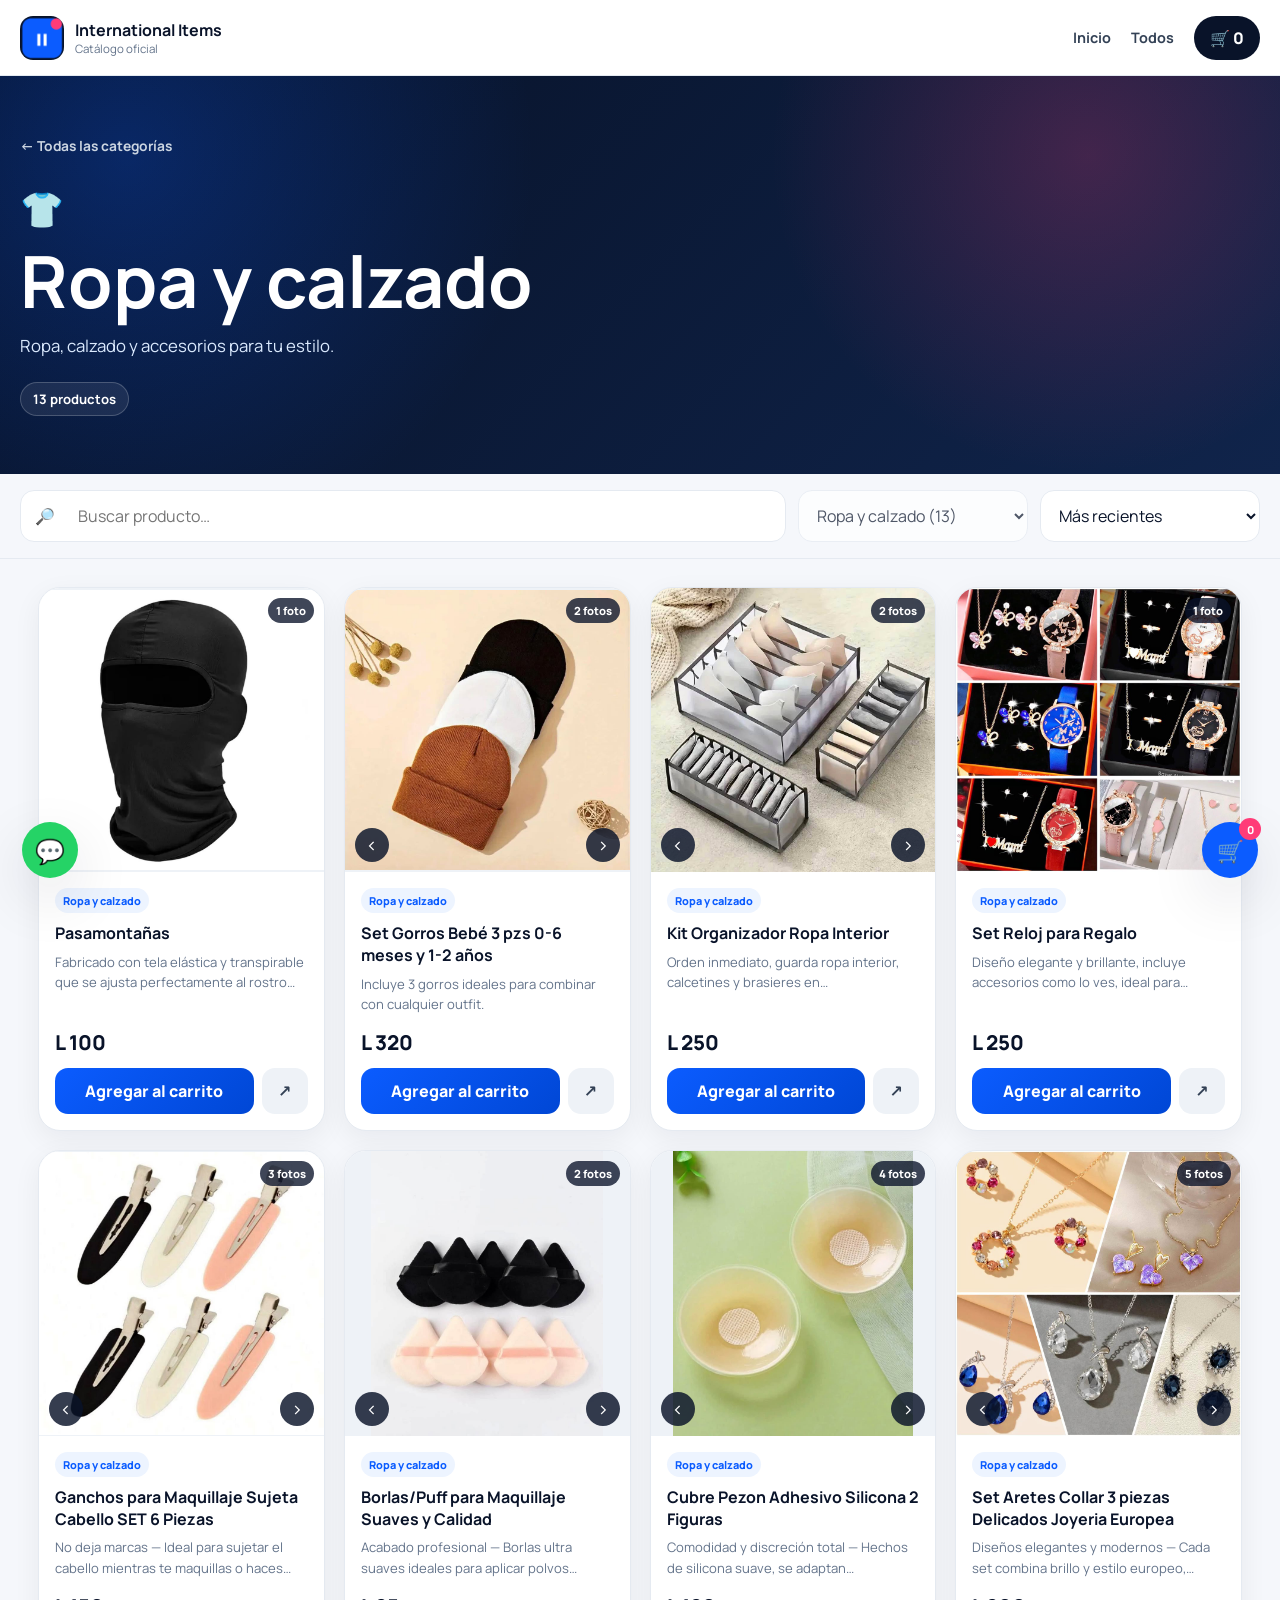
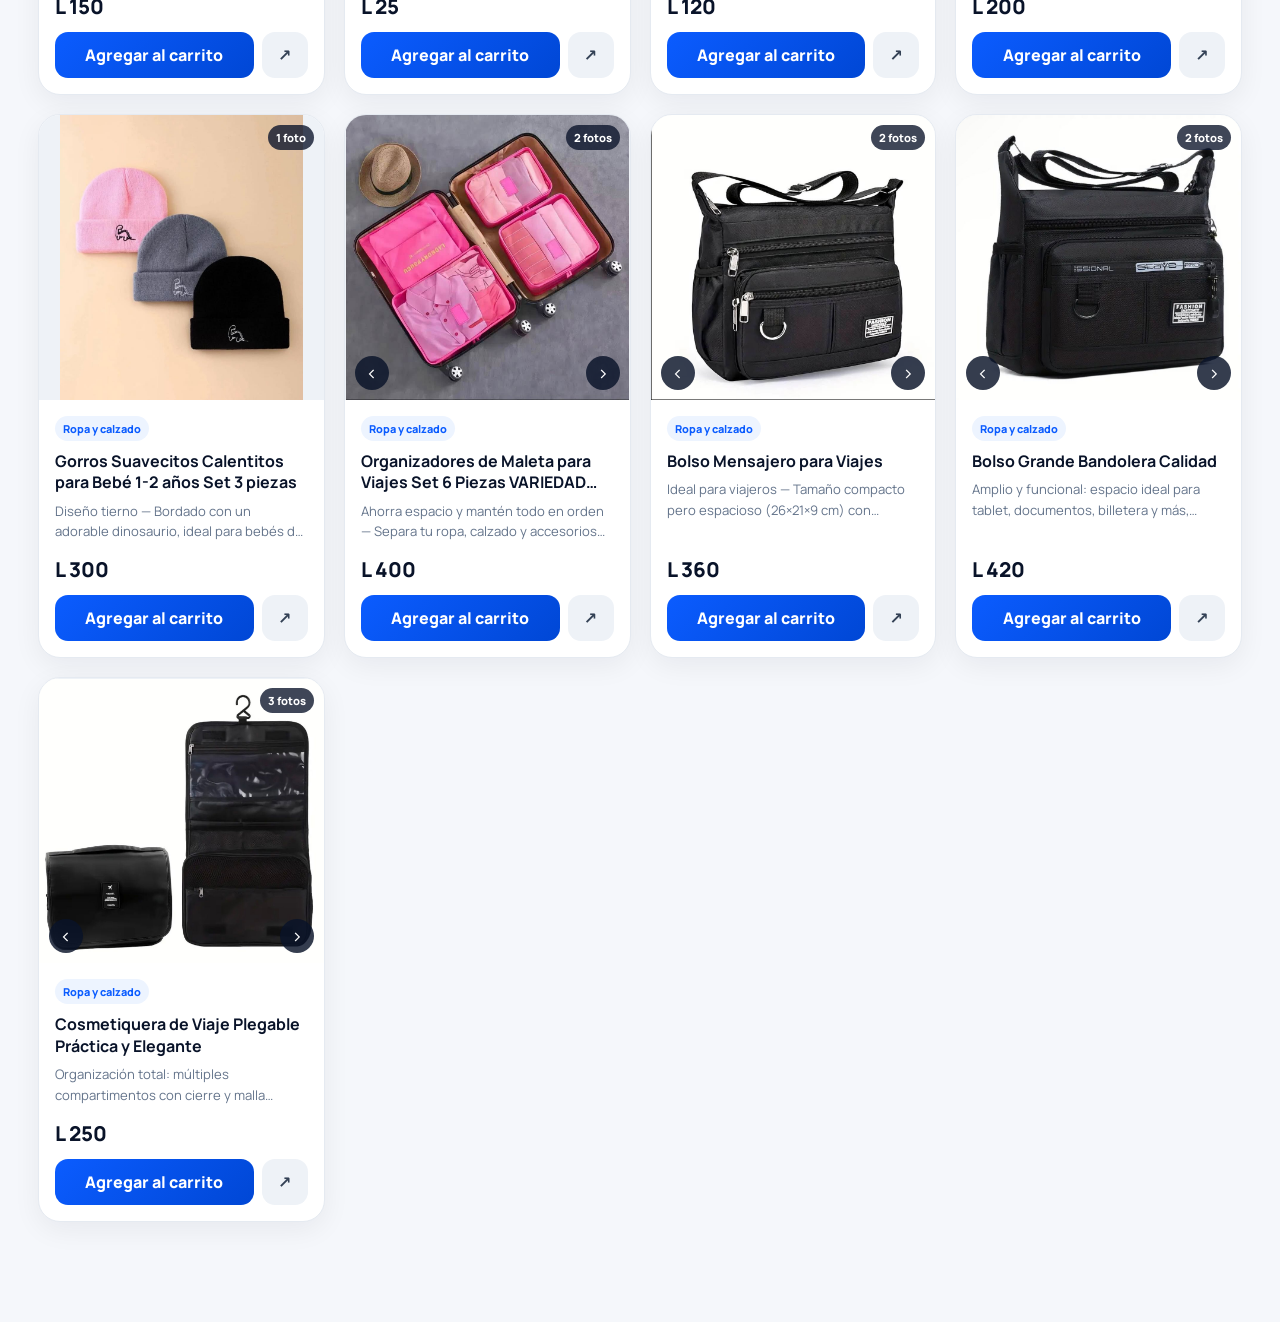
<file: ropa-calzado/index.html>
<!doctype html>
<html lang="es">
<head>
  <base href="../">
  <meta charset="utf-8">
  <meta http-equiv="Cache-Control" content="no-cache, no-store, must-revalidate">
  <meta http-equiv="Pragma" content="no-cache">
  <meta http-equiv="Expires" content="0">
  <meta name="viewport" content="width=device-width,initial-scale=1,viewport-fit=cover">
  <meta name="theme-color" content="#0b5cff">
  <meta name="description" content="Catálogo de International Items HN">
  <title>Ropa y calzado | International Items HN</title>
  <link rel="icon" href="assets/favicon-32.png" type="image/png">
  <link rel="apple-touch-icon" href="assets/apple-touch-icon.png">
  <link rel="manifest" href="site.webmanifest">
  <link rel="preconnect" href="https://fonts.googleapis.com">
  <link rel="preconnect" href="https://fonts.gstatic.com" crossorigin>
  <link href="https://fonts.googleapis.com/css2?family=Manrope:wght@400;500;600;700;800&display=swap" rel="stylesheet">
  <link rel="stylesheet" href="shared/catalogo.css?v=20260804-3">
</head>
<body data-category="Ropa y calzado">
  <header class="catalog-header">
    <a class="catalog-brand" href="./" aria-label="Volver a inicio"><img src="assets/icon-192.png" alt=""><span><strong>International Items</strong><small>Catálogo oficial</small></span></a>
    <nav><a href="./">Inicio</a><a href="catalogo/">Todos</a><button id="open-cart-top" class="cart-pill" type="button">🛒 <span id="cart-count-top">0</span></button></nav>
  </header>

  <main>
    <section class="catalog-hero">
      <div>
        <a class="back-link" href="./#categorias">← Todas las categorías</a>
        <span id="category-icon" class="category-icon">🛍️</span>
        <h1 id="catalog-title">Catálogo</h1>
        <p id="catalog-description">Productos disponibles de International Items HN.</p>
        <span id="product-count" class="result-count">Cargando productos…</span>
      </div>
    </section>

    <section class="toolbar" aria-label="Filtros del catálogo">
      <label class="search-box"><span>🔎</span><input id="search-products" type="search" placeholder="Buscar producto…" autocomplete="off"></label>
      <select id="category-filter" aria-label="Filtrar por categoría"></select>
      <select id="sort-products" aria-label="Ordenar productos"><option value="recent">Más recientes</option><option value="price-asc">Precio menor a mayor</option><option value="price-desc">Precio mayor a menor</option><option value="az">Nombre A–Z</option></select>
    </section>

    <section class="products-wrap">
      <div id="product-grid" class="product-grid" aria-live="polite"></div>
      <div id="empty-products" class="empty-products" hidden><div>🔎</div><h2>No hay productos aquí</h2><p>Prueba otra búsqueda o regresa a todas las categorías.</p><a href="catalogo/" class="primary-button">Ver catálogo completo</a></div>
    </section>
  </main>

  <button id="floating-cart" class="floating-cart" type="button" aria-label="Abrir carrito">🛒<span id="floating-cart-count">0</span></button>
  <a id="floating-wa" class="floating-wa" href="#" target="_blank" rel="noopener" aria-label="WhatsApp">💬</a>

  <div id="cart-overlay" class="overlay" hidden>
    <aside class="cart-drawer" role="dialog" aria-modal="true" aria-labelledby="cart-title">
      <div class="drawer-head"><div><small>Compra guardada</small><h2 id="cart-title">Tu carrito</h2></div><button id="close-cart" class="icon-button" type="button">✕</button></div>
      <div id="cart-items" class="cart-items"></div>
      <div class="drawer-footer"><div class="cart-total-row"><span>Total productos</span><strong id="cart-total">L 0</strong></div><p class="saved-note">El carrito permanece guardado aunque cierres la página.</p><button id="checkout-button" class="primary-button wide" type="button">Continuar pedido</button></div>
    </aside>
  </div>

  <div id="checkout-overlay" class="overlay center" hidden>
    <section class="checkout-modal" role="dialog" aria-modal="true" aria-labelledby="checkout-title">
      <div class="drawer-head"><div><small>Último paso</small><h2 id="checkout-title">Datos del pedido</h2></div><button id="close-checkout" class="icon-button" type="button">✕</button></div>
      <form id="checkout-form">
        <div class="form-grid">
          <label>Nombre del cliente*<input name="nombre" required autocomplete="name"></label>
          <label>Teléfono principal*<input name="telefono1" required inputmode="tel" autocomplete="tel"></label>
          <label>Teléfono adicional<input name="telefono2" inputmode="tel"></label>
          <label>Día de entrega*<select name="dia" required><option value="">Seleccionar</option><option>Hoy</option><option>Mañana</option><option>Otro</option></select></label>
          <label id="day-other-wrap" hidden>Especifica el día*<input name="dia_otro"></label>
          <label>¿De dónde eres?*<select name="ubicacion" required><option value="">Seleccionar</option><option>Tegucigalpa</option><option>Otro departamento</option></select></label>
          <label>Vendedor que te atendió*<select name="vendedor" required><option value="">Seleccionar</option><option>Mayra</option><option>Edith</option><option>Rigo</option><option>Otro</option></select></label>
          <label id="seller-other-wrap" hidden>Nombre del vendedor*<input name="vendedor_otro"></label>
          <label class="full">Colonia o sector*<select name="direccion" required></select></label>
          <label class="full">Referencia exacta*<input name="referencia" required placeholder="Ej. frente a Hotel Clarion"></label>
          <label>Método de pago*<select name="metodo_pago" required><option value="">Seleccionar</option><option>Efectivo</option><option>Transferencia</option></select></label>
          <label class="honeypot" aria-hidden="true">Sitio web<input name="website" tabindex="-1" autocomplete="off"></label>
        </div>
        <div class="order-summary"><div><span>Subtotal</span><strong id="checkout-subtotal">L 0</strong></div><div><span>Envío</span><strong id="checkout-shipping">—</strong></div><div class="grand"><span>Total</span><strong id="checkout-total">L 0</strong></div><small>Envío gratis desde L 2,500.</small></div>
        <div id="backend-warning" class="backend-warning" hidden>Antes de publicar, pega la URL de Apps Script en <code>config/site-config.js</code>. Mientras tanto, el pedido se enviará por WhatsApp.</div>
        <button id="submit-order" class="primary-button wide" type="submit">Enviar pedido</button>
        <p id="order-status" class="order-status" role="status" aria-live="polite"></p>
      </form>
    </section>
  </div>

  <div id="viewer" class="viewer" hidden><button id="viewer-close" class="viewer-close">✕</button><button id="viewer-prev" class="viewer-arrow prev">‹</button><img id="viewer-image" alt="Producto ampliado"><button id="viewer-next" class="viewer-arrow next">›</button><div id="viewer-counter" class="viewer-counter"></div></div>
  <div id="toast" class="toast" role="status" aria-live="polite"></div>
  <iframe id="order-frame" name="order-frame" hidden></iframe>

  <script src="config/site-config.js"></script>
  <script src="shared/shipping-data.js"></script>
  <script src="shared/catalogo.js?v=20260805-auto1"></script>
</body>
</html>
</file>
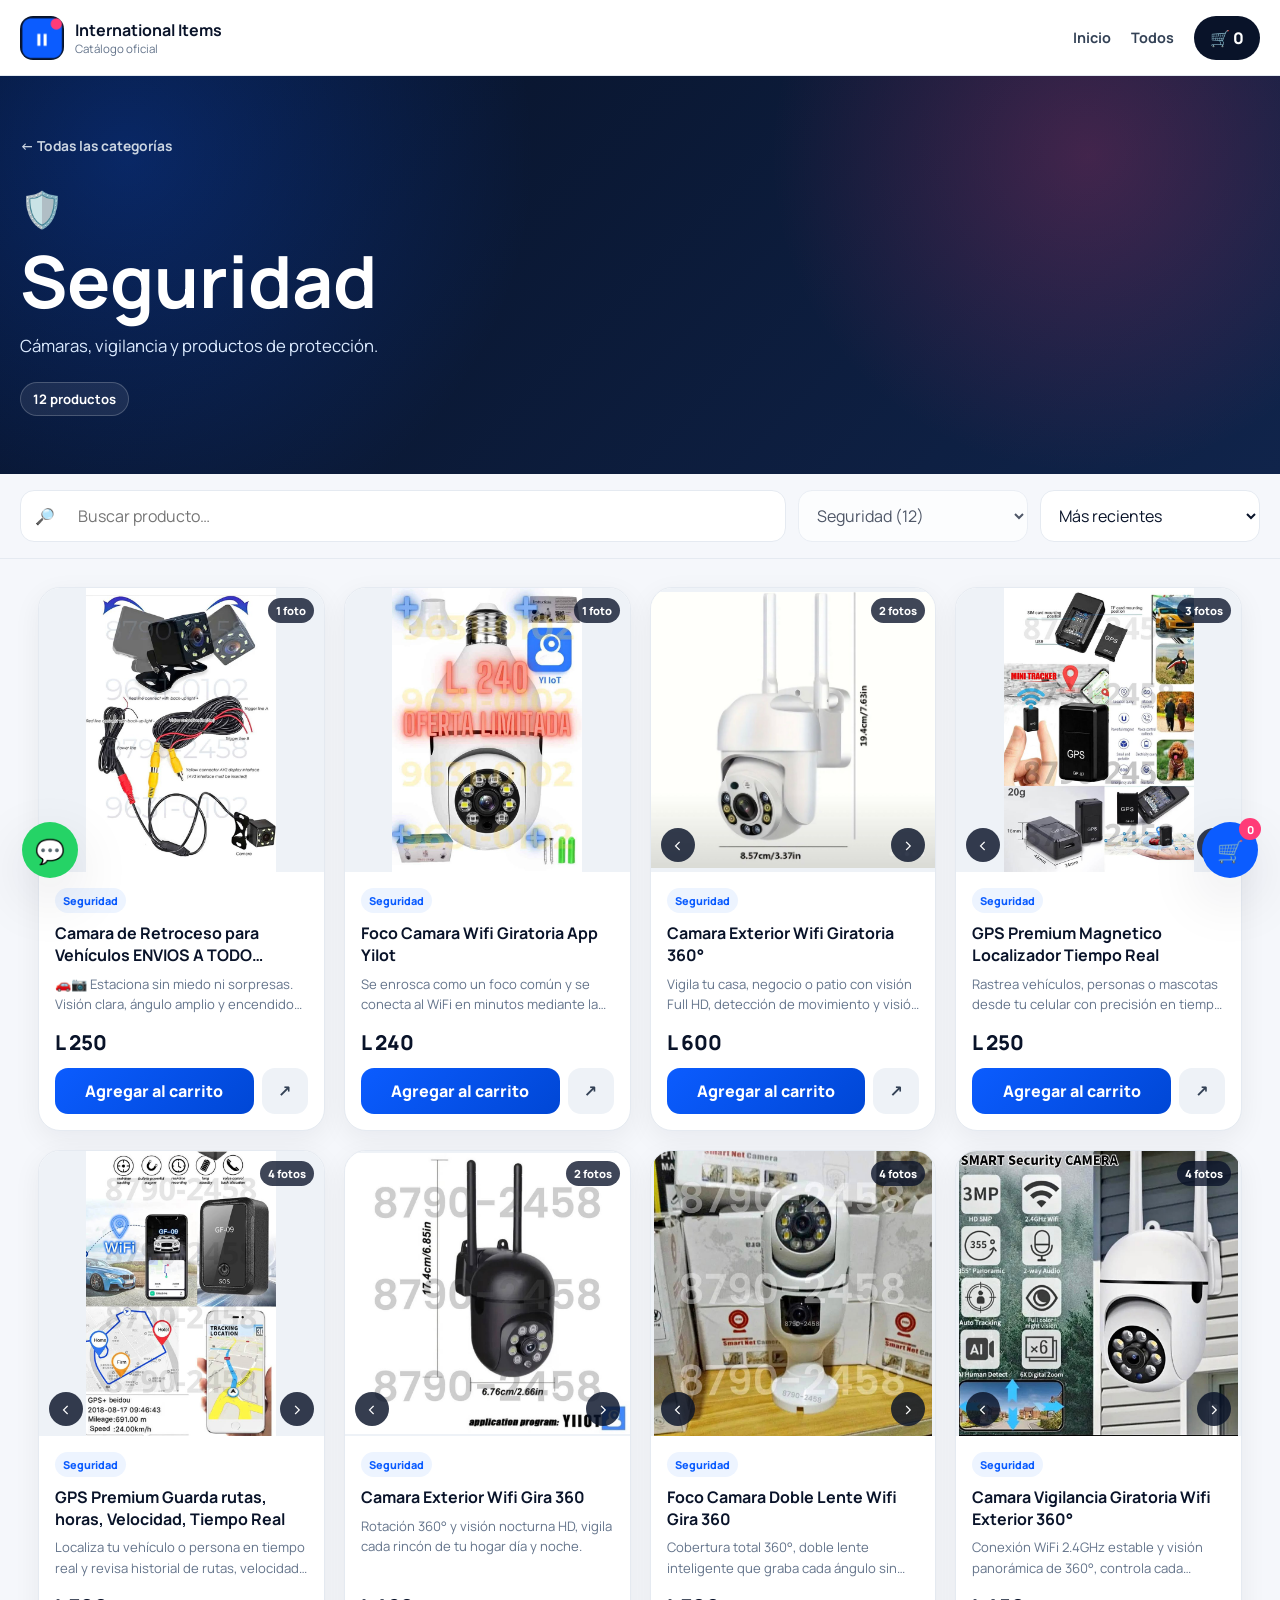
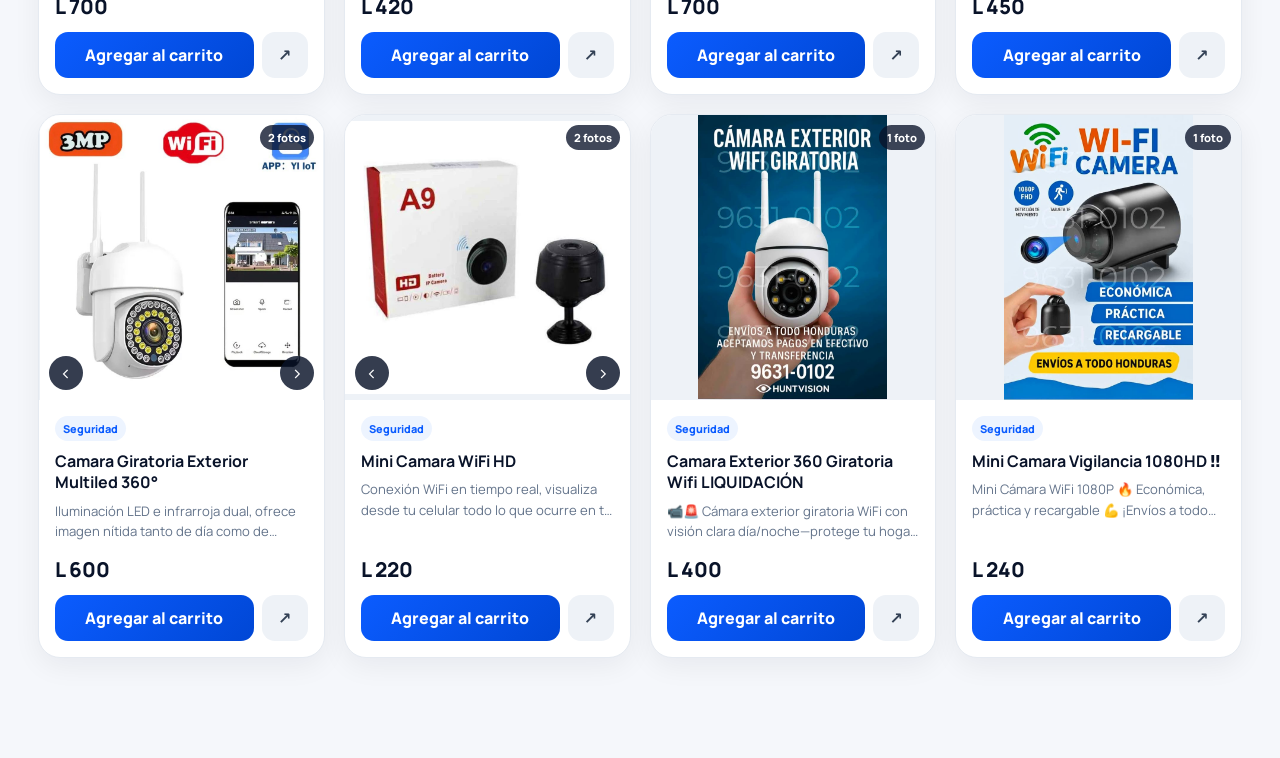
<file: seguridad/index.html>
<!doctype html>
<html lang="es">
<head>
  <base href="../">
  <meta charset="utf-8">
  <meta http-equiv="Cache-Control" content="no-cache, no-store, must-revalidate">
  <meta http-equiv="Pragma" content="no-cache">
  <meta http-equiv="Expires" content="0">
  <meta name="viewport" content="width=device-width,initial-scale=1,viewport-fit=cover">
  <meta name="theme-color" content="#0b5cff">
  <meta name="description" content="Catálogo de International Items HN">
  <title>Seguridad | International Items HN</title>
  <link rel="icon" href="assets/favicon-32.png" type="image/png">
  <link rel="apple-touch-icon" href="assets/apple-touch-icon.png">
  <link rel="manifest" href="site.webmanifest">
  <link rel="preconnect" href="https://fonts.googleapis.com">
  <link rel="preconnect" href="https://fonts.gstatic.com" crossorigin>
  <link href="https://fonts.googleapis.com/css2?family=Manrope:wght@400;500;600;700;800&display=swap" rel="stylesheet">
  <link rel="stylesheet" href="shared/catalogo.css?v=20260804-3">
</head>
<body data-category="Seguridad">
  <header class="catalog-header">
    <a class="catalog-brand" href="./" aria-label="Volver a inicio"><img src="assets/icon-192.png" alt=""><span><strong>International Items</strong><small>Catálogo oficial</small></span></a>
    <nav><a href="./">Inicio</a><a href="catalogo/">Todos</a><button id="open-cart-top" class="cart-pill" type="button">🛒 <span id="cart-count-top">0</span></button></nav>
  </header>

  <main>
    <section class="catalog-hero">
      <div>
        <a class="back-link" href="./#categorias">← Todas las categorías</a>
        <span id="category-icon" class="category-icon">🛍️</span>
        <h1 id="catalog-title">Catálogo</h1>
        <p id="catalog-description">Productos disponibles de International Items HN.</p>
        <span id="product-count" class="result-count">Cargando productos…</span>
      </div>
    </section>

    <section class="toolbar" aria-label="Filtros del catálogo">
      <label class="search-box"><span>🔎</span><input id="search-products" type="search" placeholder="Buscar producto…" autocomplete="off"></label>
      <select id="category-filter" aria-label="Filtrar por categoría"></select>
      <select id="sort-products" aria-label="Ordenar productos"><option value="recent">Más recientes</option><option value="price-asc">Precio menor a mayor</option><option value="price-desc">Precio mayor a menor</option><option value="az">Nombre A–Z</option></select>
    </section>

    <section class="products-wrap">
      <div id="product-grid" class="product-grid" aria-live="polite"></div>
      <div id="empty-products" class="empty-products" hidden><div>🔎</div><h2>No hay productos aquí</h2><p>Prueba otra búsqueda o regresa a todas las categorías.</p><a href="catalogo/" class="primary-button">Ver catálogo completo</a></div>
    </section>
  </main>

  <button id="floating-cart" class="floating-cart" type="button" aria-label="Abrir carrito">🛒<span id="floating-cart-count">0</span></button>
  <a id="floating-wa" class="floating-wa" href="#" target="_blank" rel="noopener" aria-label="WhatsApp">💬</a>

  <div id="cart-overlay" class="overlay" hidden>
    <aside class="cart-drawer" role="dialog" aria-modal="true" aria-labelledby="cart-title">
      <div class="drawer-head"><div><small>Compra guardada</small><h2 id="cart-title">Tu carrito</h2></div><button id="close-cart" class="icon-button" type="button">✕</button></div>
      <div id="cart-items" class="cart-items"></div>
      <div class="drawer-footer"><div class="cart-total-row"><span>Total productos</span><strong id="cart-total">L 0</strong></div><p class="saved-note">El carrito permanece guardado aunque cierres la página.</p><button id="checkout-button" class="primary-button wide" type="button">Continuar pedido</button></div>
    </aside>
  </div>

  <div id="checkout-overlay" class="overlay center" hidden>
    <section class="checkout-modal" role="dialog" aria-modal="true" aria-labelledby="checkout-title">
      <div class="drawer-head"><div><small>Último paso</small><h2 id="checkout-title">Datos del pedido</h2></div><button id="close-checkout" class="icon-button" type="button">✕</button></div>
      <form id="checkout-form">
        <div class="form-grid">
          <label>Nombre del cliente*<input name="nombre" required autocomplete="name"></label>
          <label>Teléfono principal*<input name="telefono1" required inputmode="tel" autocomplete="tel"></label>
          <label>Teléfono adicional<input name="telefono2" inputmode="tel"></label>
          <label>Día de entrega*<select name="dia" required><option value="">Seleccionar</option><option>Hoy</option><option>Mañana</option><option>Otro</option></select></label>
          <label id="day-other-wrap" hidden>Especifica el día*<input name="dia_otro"></label>
          <label>¿De dónde eres?*<select name="ubicacion" required><option value="">Seleccionar</option><option>Tegucigalpa</option><option>Otro departamento</option></select></label>
          <label>Vendedor que te atendió*<select name="vendedor" required><option value="">Seleccionar</option><option>Mayra</option><option>Edith</option><option>Rigo</option><option>Otro</option></select></label>
          <label id="seller-other-wrap" hidden>Nombre del vendedor*<input name="vendedor_otro"></label>
          <label class="full">Colonia o sector*<select name="direccion" required></select></label>
          <label class="full">Referencia exacta*<input name="referencia" required placeholder="Ej. frente a Hotel Clarion"></label>
          <label>Método de pago*<select name="metodo_pago" required><option value="">Seleccionar</option><option>Efectivo</option><option>Transferencia</option></select></label>
          <label class="honeypot" aria-hidden="true">Sitio web<input name="website" tabindex="-1" autocomplete="off"></label>
        </div>
        <div class="order-summary"><div><span>Subtotal</span><strong id="checkout-subtotal">L 0</strong></div><div><span>Envío</span><strong id="checkout-shipping">—</strong></div><div class="grand"><span>Total</span><strong id="checkout-total">L 0</strong></div><small>Envío gratis desde L 2,500.</small></div>
        <div id="backend-warning" class="backend-warning" hidden>Antes de publicar, pega la URL de Apps Script en <code>config/site-config.js</code>. Mientras tanto, el pedido se enviará por WhatsApp.</div>
        <button id="submit-order" class="primary-button wide" type="submit">Enviar pedido</button>
        <p id="order-status" class="order-status" role="status" aria-live="polite"></p>
      </form>
    </section>
  </div>

  <div id="viewer" class="viewer" hidden><button id="viewer-close" class="viewer-close">✕</button><button id="viewer-prev" class="viewer-arrow prev">‹</button><img id="viewer-image" alt="Producto ampliado"><button id="viewer-next" class="viewer-arrow next">›</button><div id="viewer-counter" class="viewer-counter"></div></div>
  <div id="toast" class="toast" role="status" aria-live="polite"></div>
  <iframe id="order-frame" name="order-frame" hidden></iframe>

  <script src="config/site-config.js"></script>
  <script src="shared/shipping-data.js"></script>
  <script src="shared/catalogo.js?v=20260805-auto1"></script>
</body>
</html>
</file>
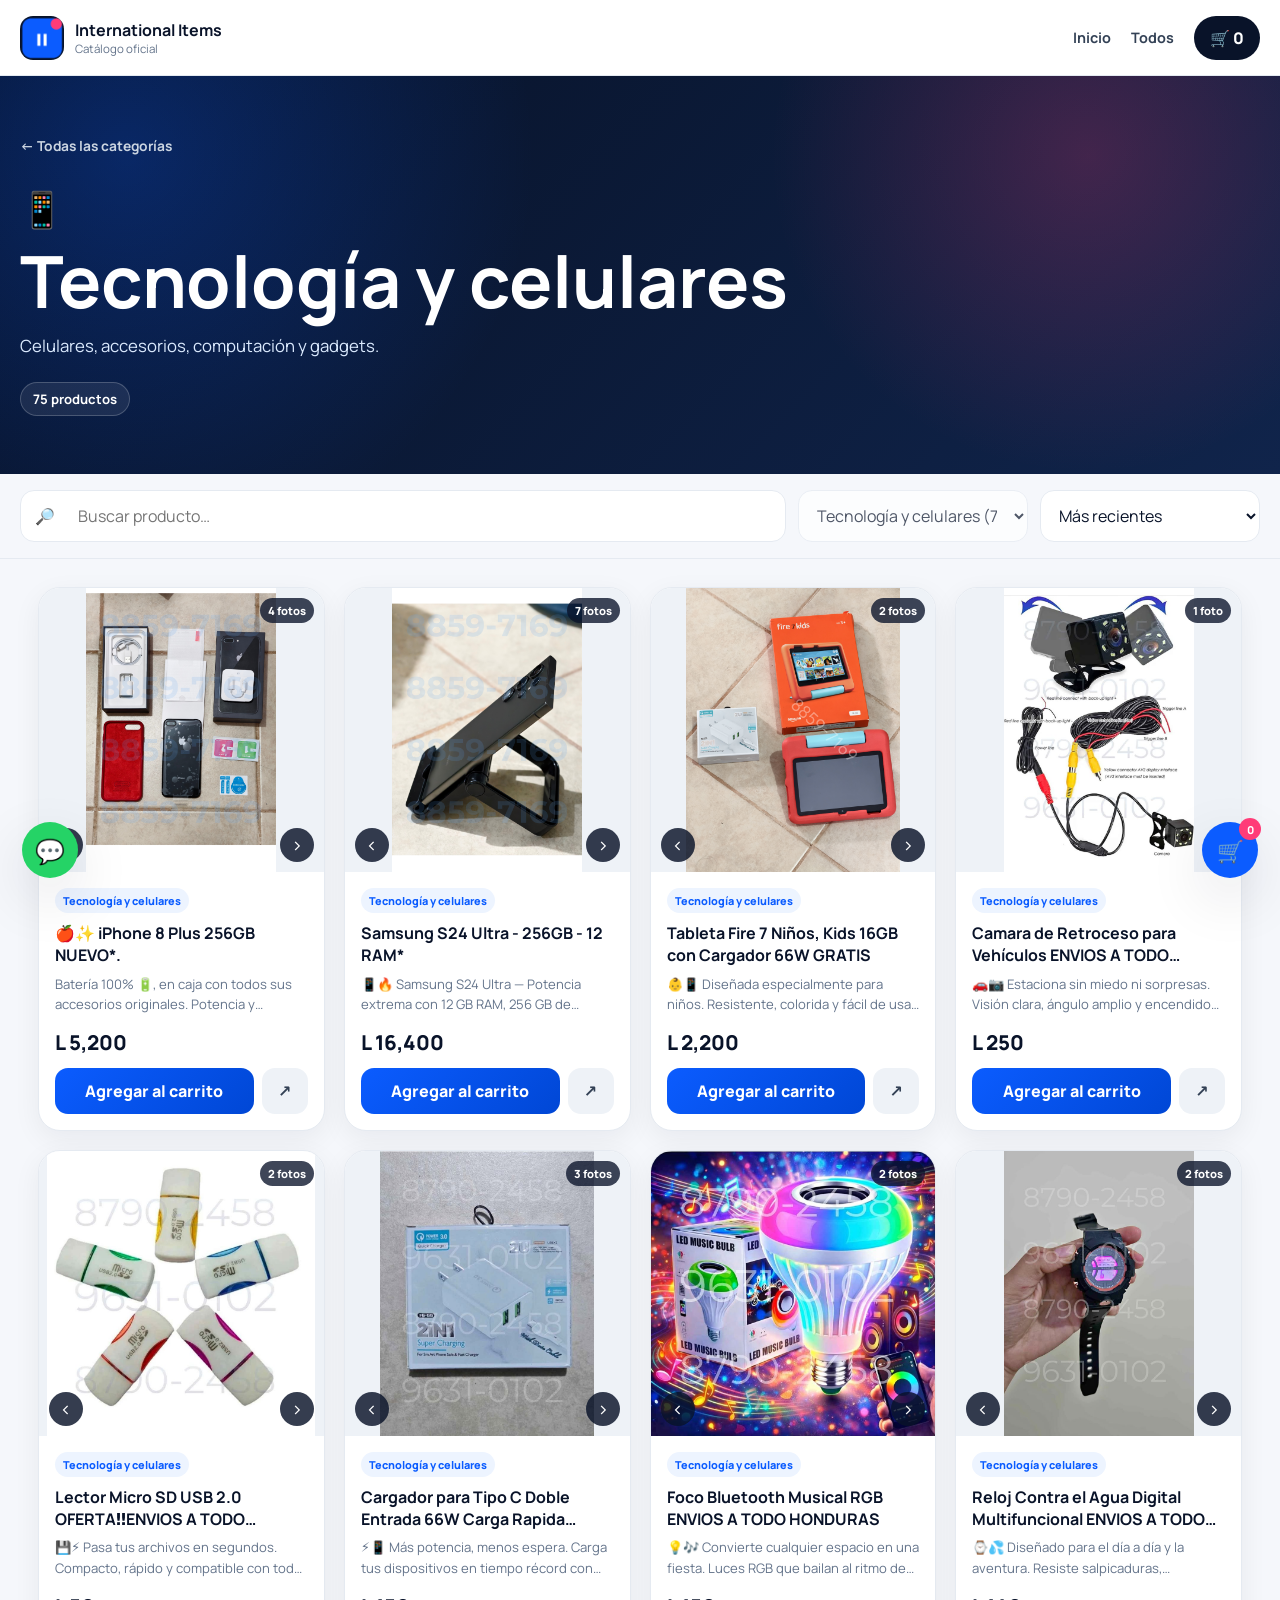
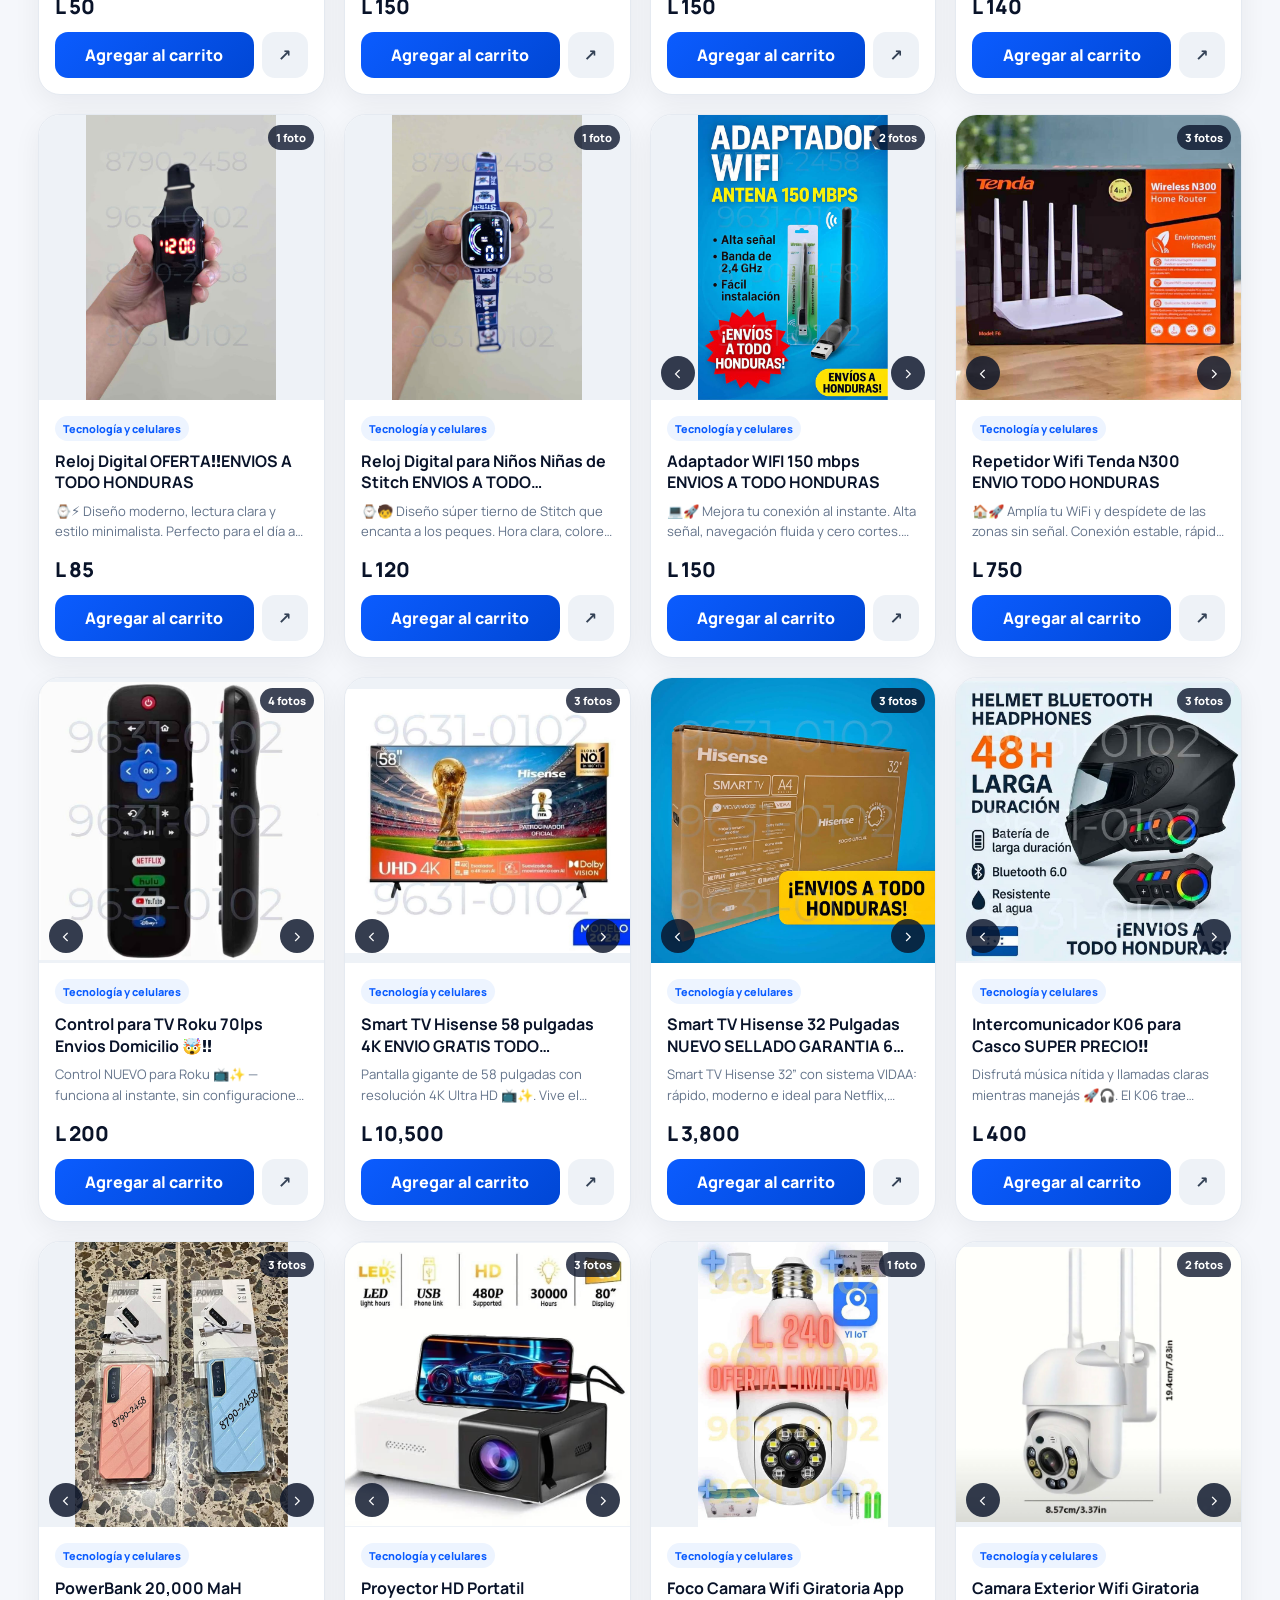
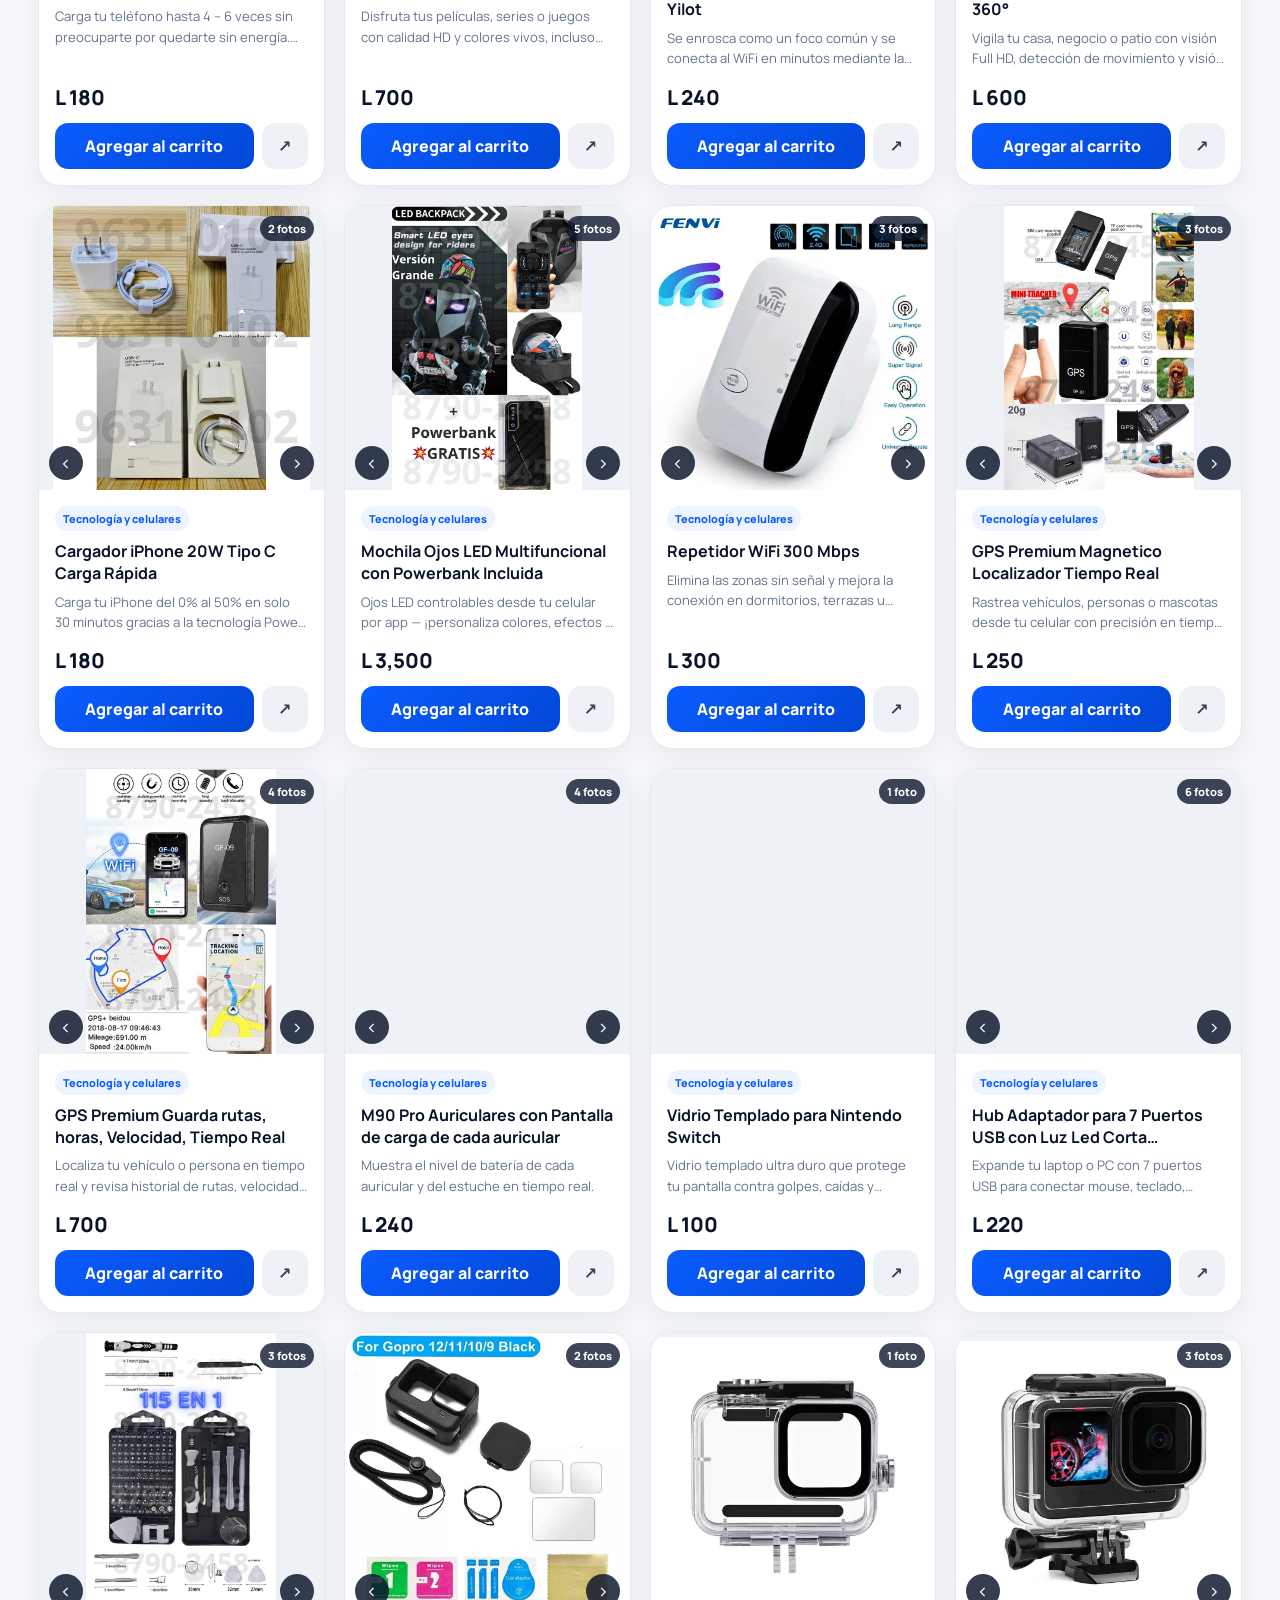
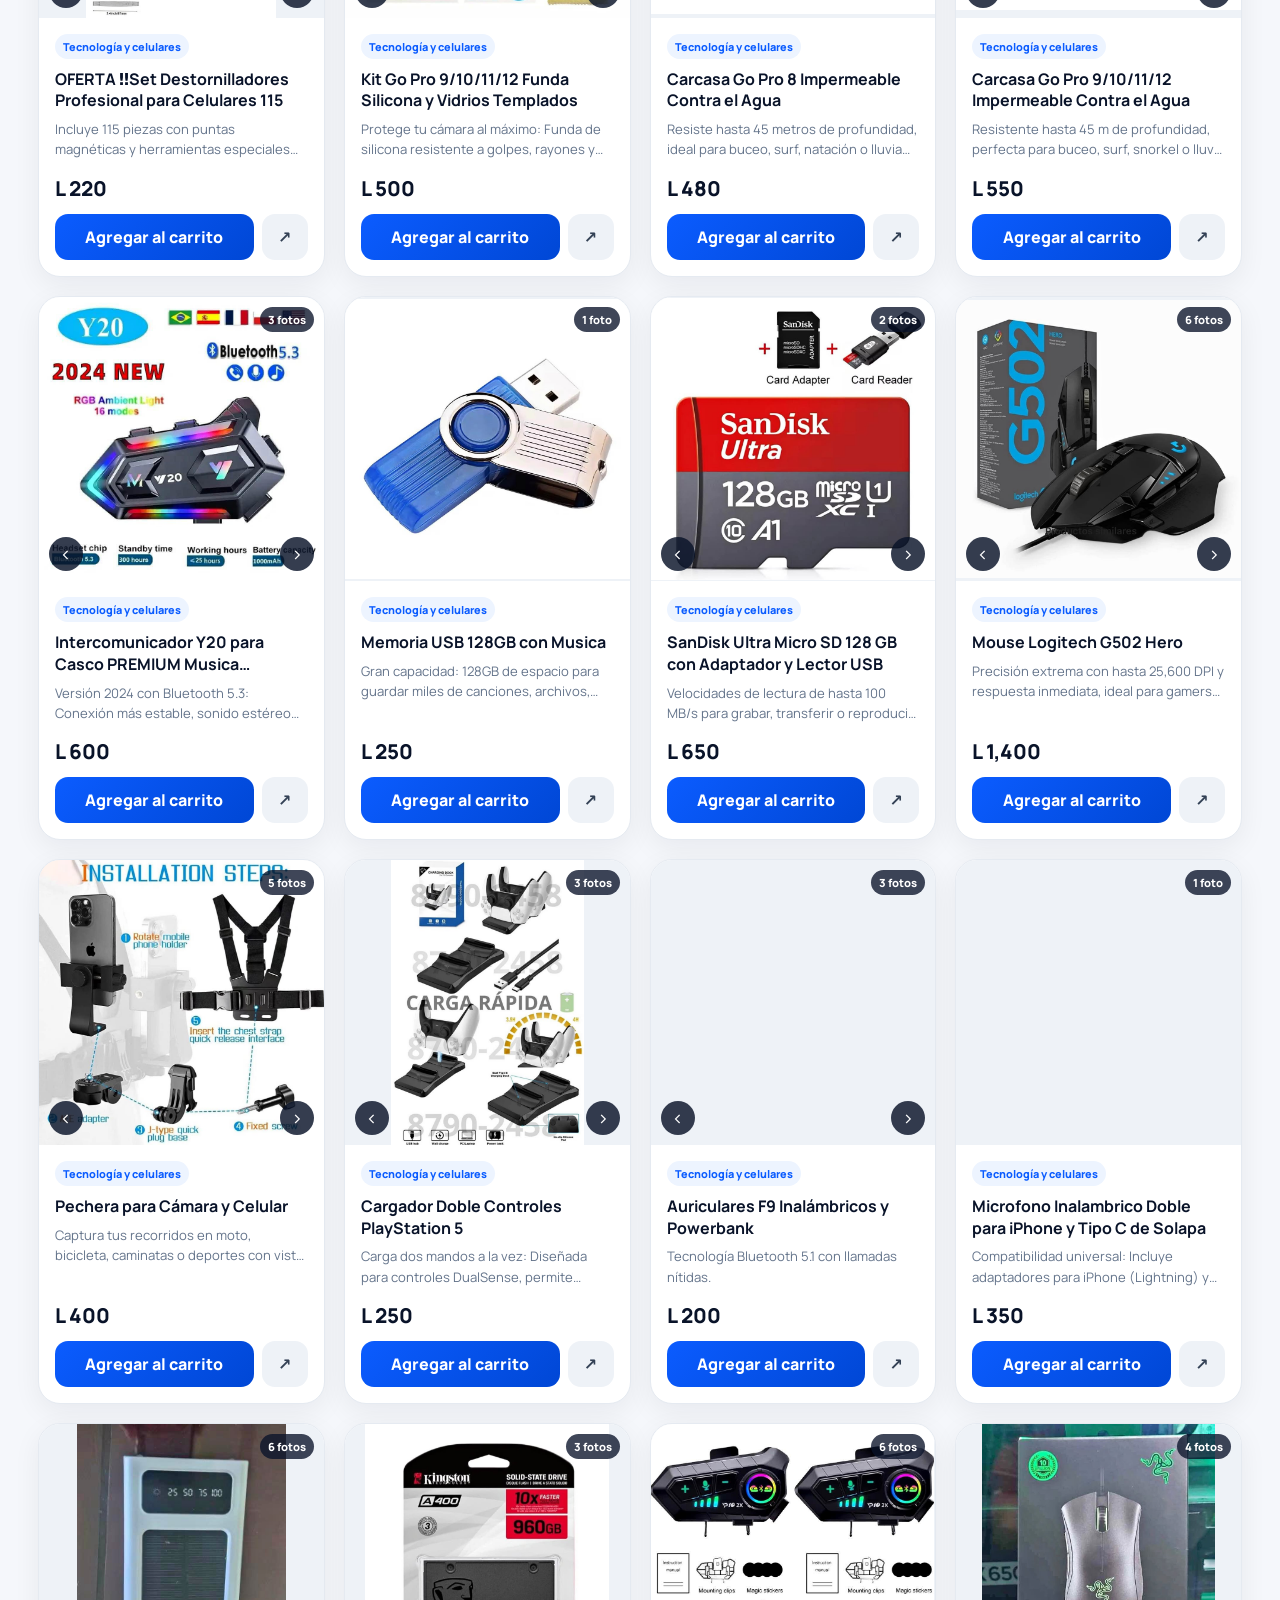
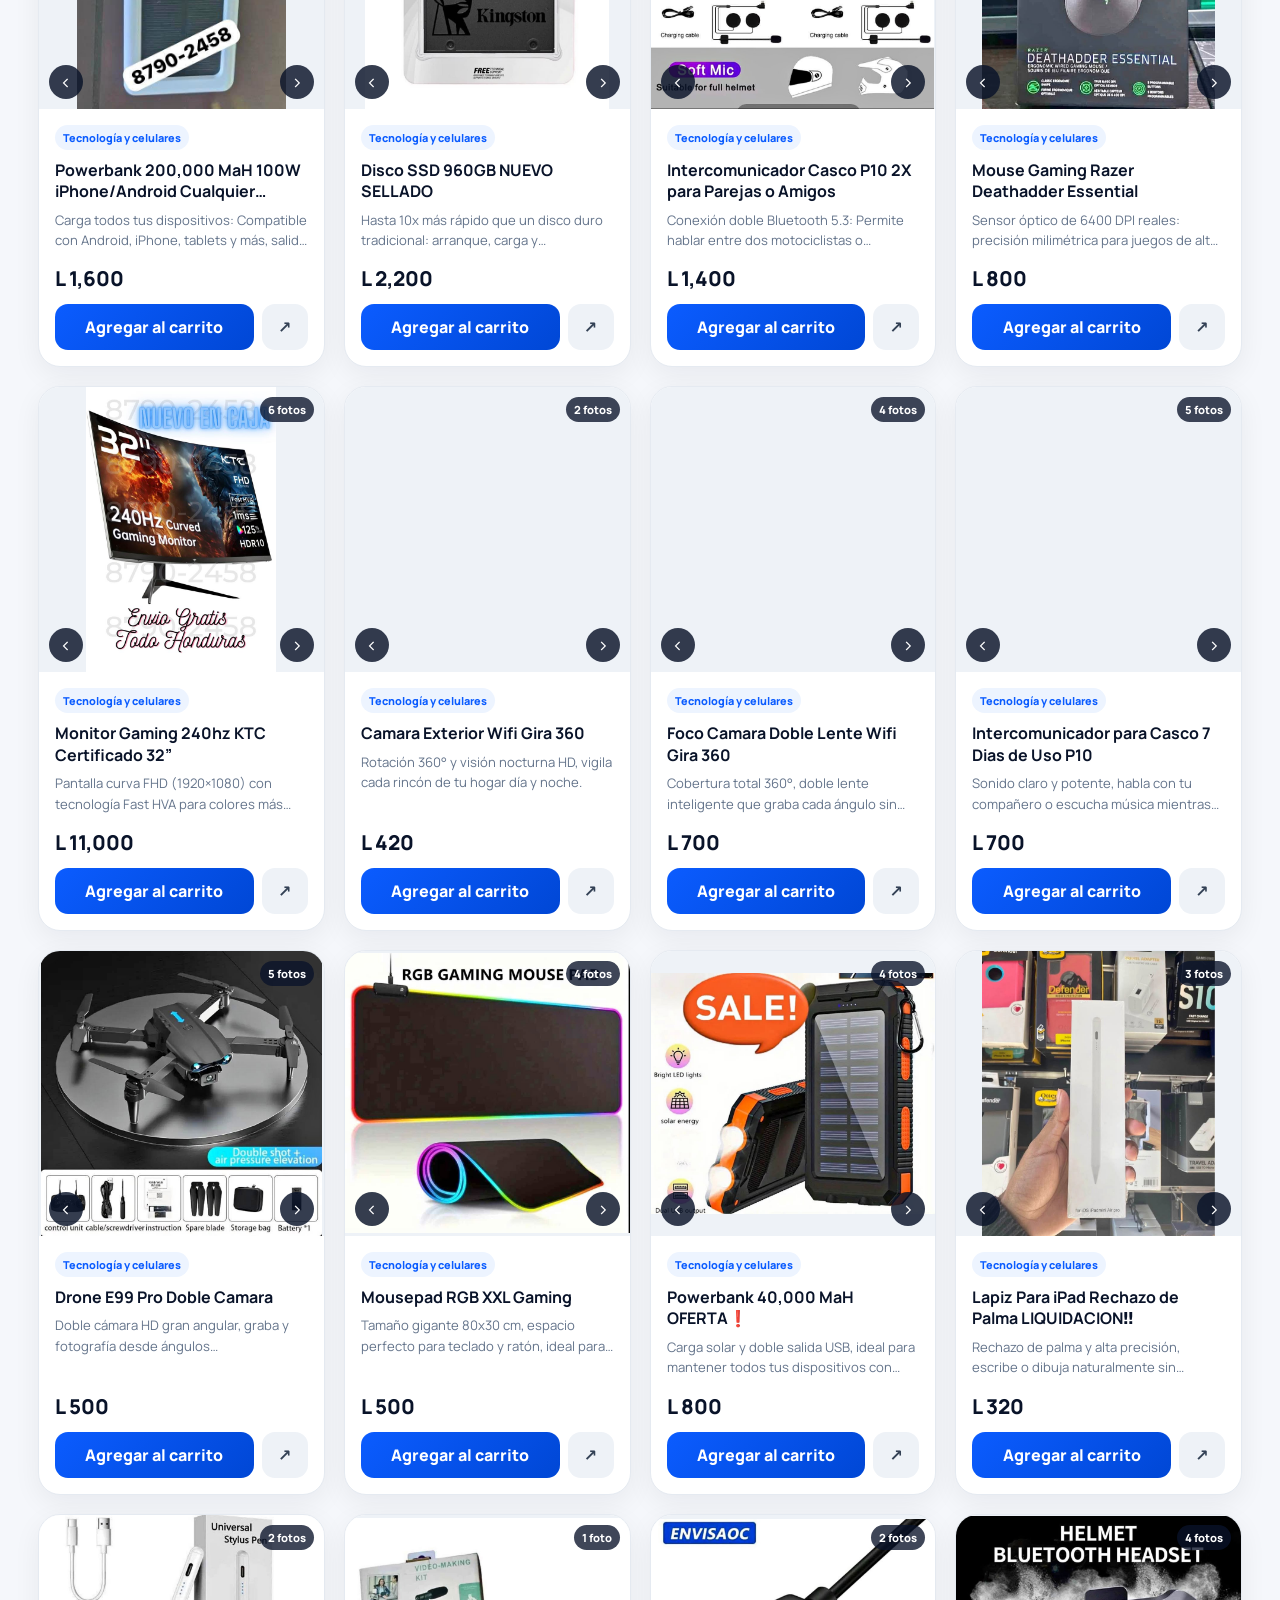
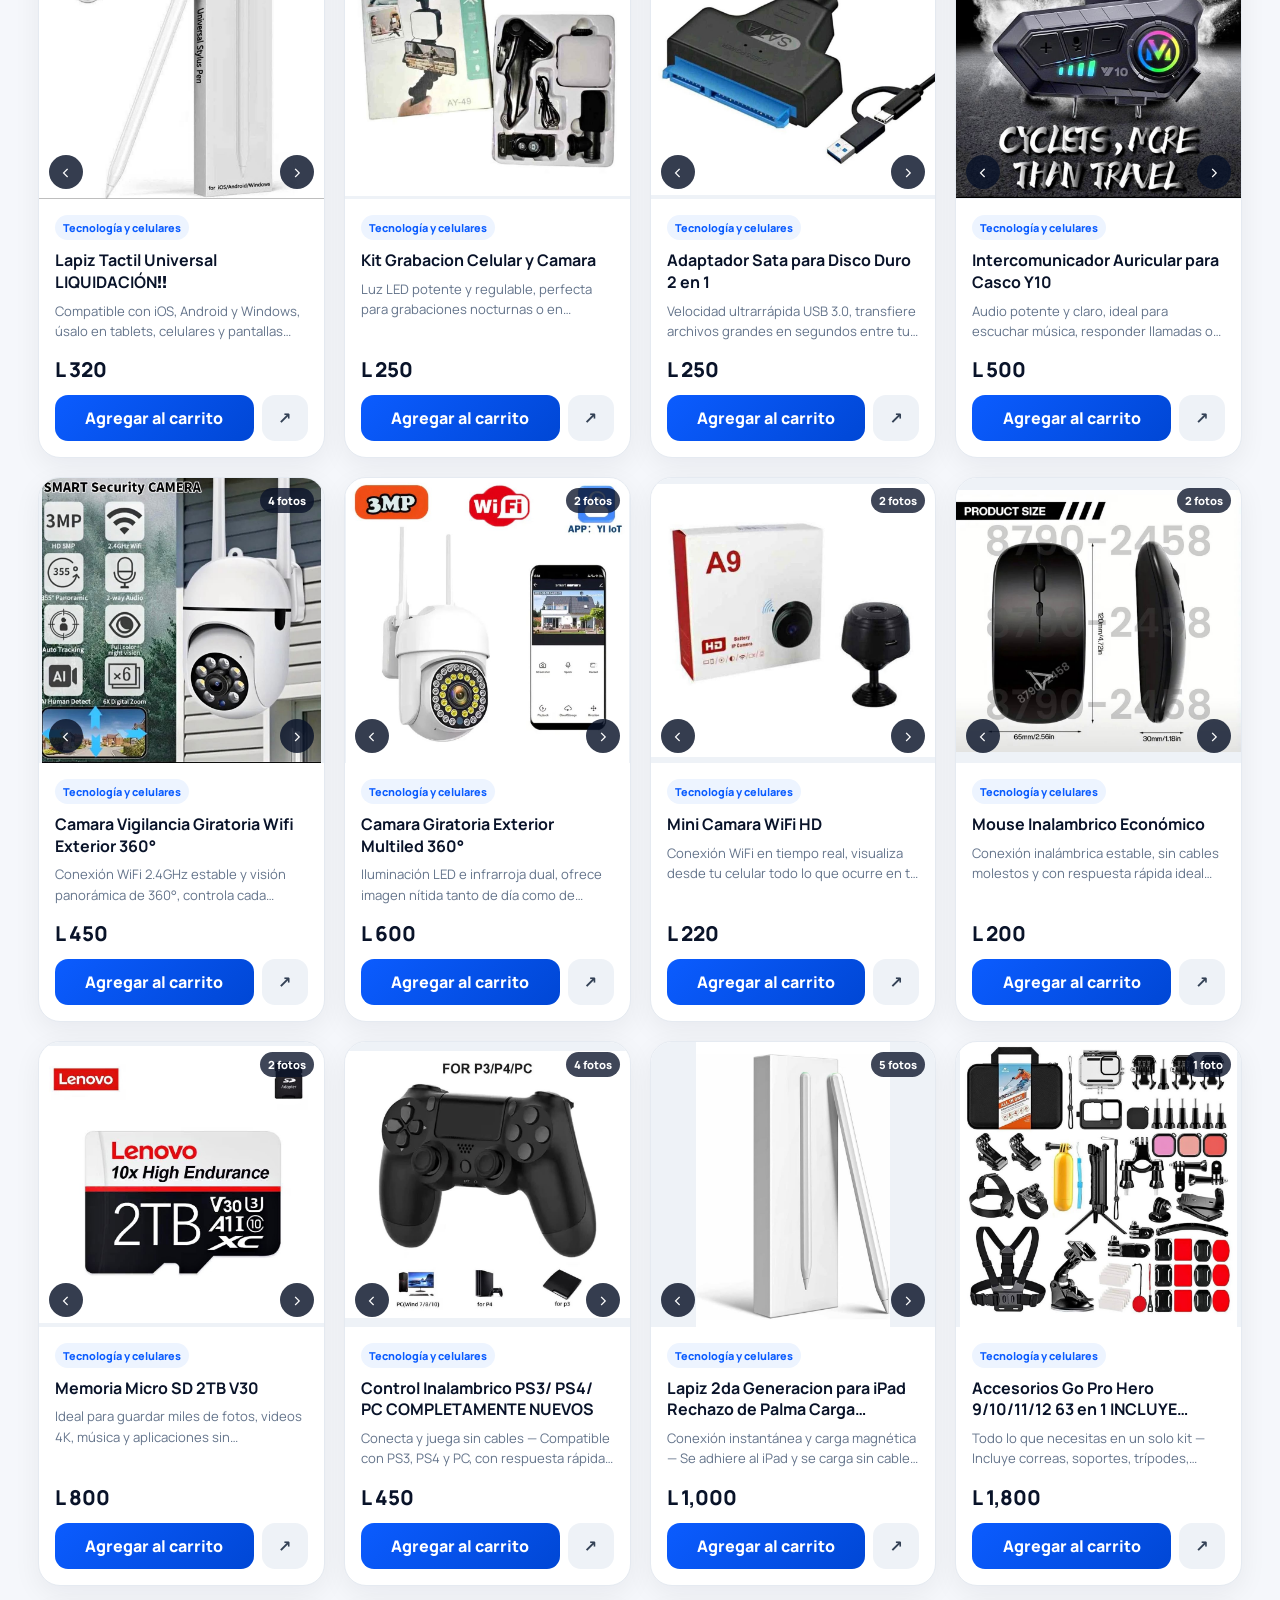
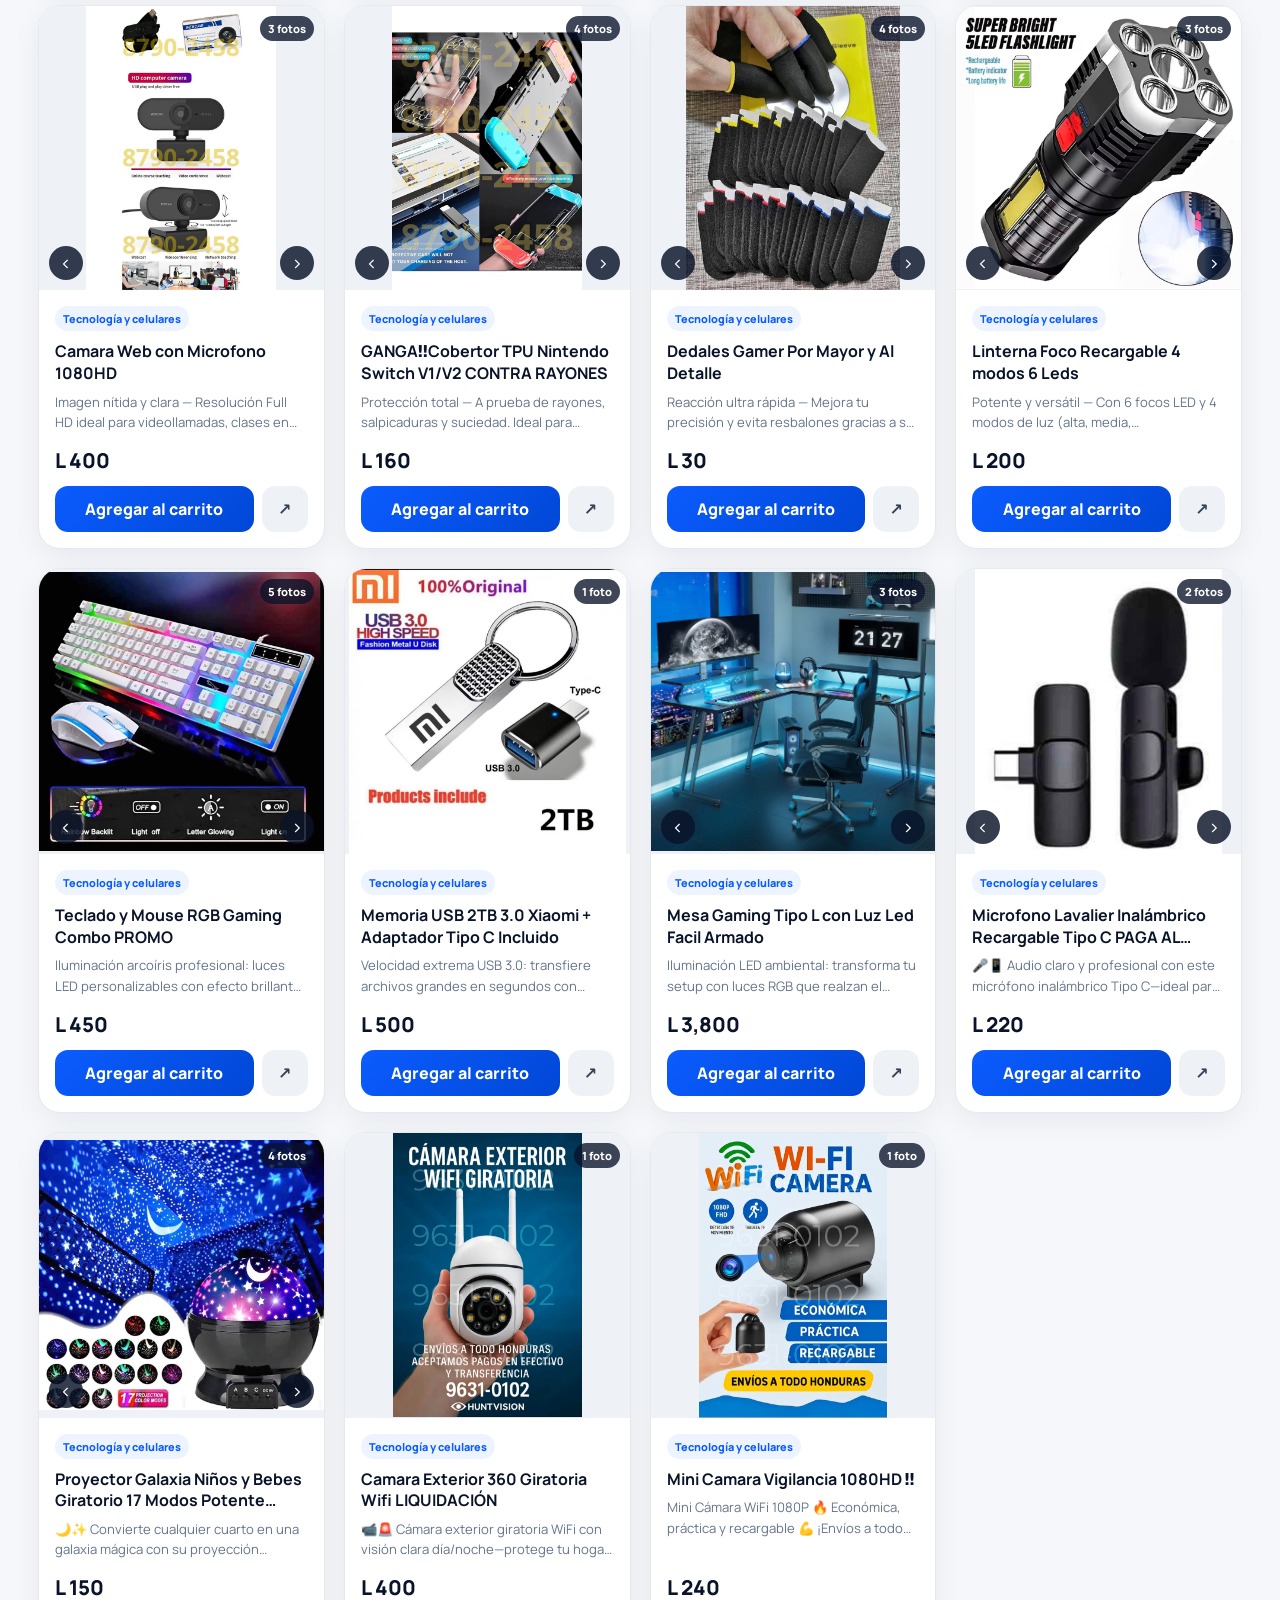
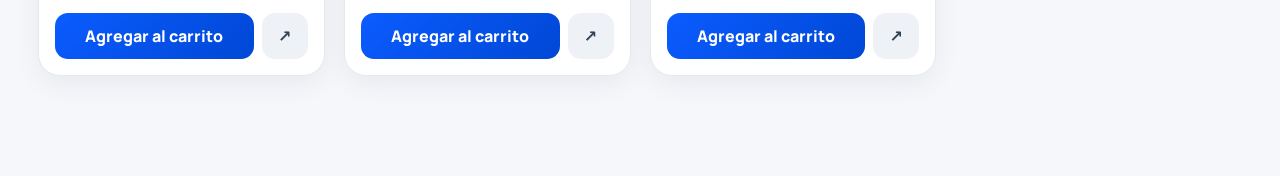
<file: tecnologia-celulares/index.html>
<!doctype html>
<html lang="es">
<head>
  <base href="../">
  <meta charset="utf-8">
  <meta http-equiv="Cache-Control" content="no-cache, no-store, must-revalidate">
  <meta http-equiv="Pragma" content="no-cache">
  <meta http-equiv="Expires" content="0">
  <meta name="viewport" content="width=device-width,initial-scale=1,viewport-fit=cover">
  <meta name="theme-color" content="#0b5cff">
  <meta name="description" content="Catálogo de International Items HN">
  <title>Tecnología y celulares | International Items HN</title>
  <link rel="icon" href="assets/favicon-32.png" type="image/png">
  <link rel="apple-touch-icon" href="assets/apple-touch-icon.png">
  <link rel="manifest" href="site.webmanifest">
  <link rel="preconnect" href="https://fonts.googleapis.com">
  <link rel="preconnect" href="https://fonts.gstatic.com" crossorigin>
  <link href="https://fonts.googleapis.com/css2?family=Manrope:wght@400;500;600;700;800&display=swap" rel="stylesheet">
  <link rel="stylesheet" href="shared/catalogo.css?v=20260804-3">
</head>
<body data-category="Tecnología y celulares">
  <header class="catalog-header">
    <a class="catalog-brand" href="./" aria-label="Volver a inicio"><img src="assets/icon-192.png" alt=""><span><strong>International Items</strong><small>Catálogo oficial</small></span></a>
    <nav><a href="./">Inicio</a><a href="catalogo/">Todos</a><button id="open-cart-top" class="cart-pill" type="button">🛒 <span id="cart-count-top">0</span></button></nav>
  </header>

  <main>
    <section class="catalog-hero">
      <div>
        <a class="back-link" href="./#categorias">← Todas las categorías</a>
        <span id="category-icon" class="category-icon">🛍️</span>
        <h1 id="catalog-title">Catálogo</h1>
        <p id="catalog-description">Productos disponibles de International Items HN.</p>
        <span id="product-count" class="result-count">Cargando productos…</span>
      </div>
    </section>

    <section class="toolbar" aria-label="Filtros del catálogo">
      <label class="search-box"><span>🔎</span><input id="search-products" type="search" placeholder="Buscar producto…" autocomplete="off"></label>
      <select id="category-filter" aria-label="Filtrar por categoría"></select>
      <select id="sort-products" aria-label="Ordenar productos"><option value="recent">Más recientes</option><option value="price-asc">Precio menor a mayor</option><option value="price-desc">Precio mayor a menor</option><option value="az">Nombre A–Z</option></select>
    </section>

    <section class="products-wrap">
      <div id="product-grid" class="product-grid" aria-live="polite"></div>
      <div id="empty-products" class="empty-products" hidden><div>🔎</div><h2>No hay productos aquí</h2><p>Prueba otra búsqueda o regresa a todas las categorías.</p><a href="catalogo/" class="primary-button">Ver catálogo completo</a></div>
    </section>
  </main>

  <button id="floating-cart" class="floating-cart" type="button" aria-label="Abrir carrito">🛒<span id="floating-cart-count">0</span></button>
  <a id="floating-wa" class="floating-wa" href="#" target="_blank" rel="noopener" aria-label="WhatsApp">💬</a>

  <div id="cart-overlay" class="overlay" hidden>
    <aside class="cart-drawer" role="dialog" aria-modal="true" aria-labelledby="cart-title">
      <div class="drawer-head"><div><small>Compra guardada</small><h2 id="cart-title">Tu carrito</h2></div><button id="close-cart" class="icon-button" type="button">✕</button></div>
      <div id="cart-items" class="cart-items"></div>
      <div class="drawer-footer"><div class="cart-total-row"><span>Total productos</span><strong id="cart-total">L 0</strong></div><p class="saved-note">El carrito permanece guardado aunque cierres la página.</p><button id="checkout-button" class="primary-button wide" type="button">Continuar pedido</button></div>
    </aside>
  </div>

  <div id="checkout-overlay" class="overlay center" hidden>
    <section class="checkout-modal" role="dialog" aria-modal="true" aria-labelledby="checkout-title">
      <div class="drawer-head"><div><small>Último paso</small><h2 id="checkout-title">Datos del pedido</h2></div><button id="close-checkout" class="icon-button" type="button">✕</button></div>
      <form id="checkout-form">
        <div class="form-grid">
          <label>Nombre del cliente*<input name="nombre" required autocomplete="name"></label>
          <label>Teléfono principal*<input name="telefono1" required inputmode="tel" autocomplete="tel"></label>
          <label>Teléfono adicional<input name="telefono2" inputmode="tel"></label>
          <label>Día de entrega*<select name="dia" required><option value="">Seleccionar</option><option>Hoy</option><option>Mañana</option><option>Otro</option></select></label>
          <label id="day-other-wrap" hidden>Especifica el día*<input name="dia_otro"></label>
          <label>¿De dónde eres?*<select name="ubicacion" required><option value="">Seleccionar</option><option>Tegucigalpa</option><option>Otro departamento</option></select></label>
          <label>Vendedor que te atendió*<select name="vendedor" required><option value="">Seleccionar</option><option>Mayra</option><option>Edith</option><option>Rigo</option><option>Otro</option></select></label>
          <label id="seller-other-wrap" hidden>Nombre del vendedor*<input name="vendedor_otro"></label>
          <label class="full">Colonia o sector*<select name="direccion" required></select></label>
          <label class="full">Referencia exacta*<input name="referencia" required placeholder="Ej. frente a Hotel Clarion"></label>
          <label>Método de pago*<select name="metodo_pago" required><option value="">Seleccionar</option><option>Efectivo</option><option>Transferencia</option></select></label>
          <label class="honeypot" aria-hidden="true">Sitio web<input name="website" tabindex="-1" autocomplete="off"></label>
        </div>
        <div class="order-summary"><div><span>Subtotal</span><strong id="checkout-subtotal">L 0</strong></div><div><span>Envío</span><strong id="checkout-shipping">—</strong></div><div class="grand"><span>Total</span><strong id="checkout-total">L 0</strong></div><small>Envío gratis desde L 2,500.</small></div>
        <div id="backend-warning" class="backend-warning" hidden>Antes de publicar, pega la URL de Apps Script en <code>config/site-config.js</code>. Mientras tanto, el pedido se enviará por WhatsApp.</div>
        <button id="submit-order" class="primary-button wide" type="submit">Enviar pedido</button>
        <p id="order-status" class="order-status" role="status" aria-live="polite"></p>
      </form>
    </section>
  </div>

  <div id="viewer" class="viewer" hidden><button id="viewer-close" class="viewer-close">✕</button><button id="viewer-prev" class="viewer-arrow prev">‹</button><img id="viewer-image" alt="Producto ampliado"><button id="viewer-next" class="viewer-arrow next">›</button><div id="viewer-counter" class="viewer-counter"></div></div>
  <div id="toast" class="toast" role="status" aria-live="polite"></div>
  <iframe id="order-frame" name="order-frame" hidden></iframe>

  <script src="config/site-config.js"></script>
  <script src="shared/shipping-data.js"></script>
  <script src="shared/catalogo.js?v=20260805-auto1"></script>
</body>
</html>
</file>
<file: styles.css>
:root {
  --blue: #0b5cff;
  --blue-dark: #073a9c;
  --pink: #ff3c78;
  --ink: #0a1230;
  --muted: #65708a;
  --line: rgba(10, 18, 48, 0.09);
  --surface: #ffffff;
  --soft: #f5f8ff;
  --shadow: 0 24px 70px rgba(25, 55, 120, 0.14);
  --radius-lg: 28px;
  --radius-md: 20px;
  --container: 1180px;
}

* { box-sizing: border-box; }
html { scroll-behavior: smooth; }
body {
  margin: 0;
  font-family: "Manrope", system-ui, -apple-system, BlinkMacSystemFont, "Segoe UI", sans-serif;
  color: var(--ink);
  background: #fff;
  overflow-x: hidden;
}
img { display: block; max-width: 100%; }
a { color: inherit; text-decoration: none; }
button, input, select { font: inherit; }
button, a { -webkit-tap-highlight-color: transparent; }

.site-noise {
  position: fixed;
  inset: 0;
  pointer-events: none;
  opacity: 0.025;
  z-index: 999;
  background-image: url("data:image/svg+xml,%3Csvg viewBox='0 0 180 180' xmlns='http://www.w3.org/2000/svg'%3E%3Cfilter id='n'%3E%3CfeTurbulence type='fractalNoise' baseFrequency='.9' numOctaves='4' stitchTiles='stitch'/%3E%3C/filter%3E%3Crect width='100%25' height='100%25' filter='url(%23n)' opacity='.55'/%3E%3C/svg%3E");
}

.container { width: min(calc(100% - 36px), var(--container)); margin-inline: auto; }

.site-header {
  position: sticky;
  top: 0;
  z-index: 100;
  background: rgba(255,255,255,.84);
  backdrop-filter: blur(18px);
  border-bottom: 1px solid rgba(10,18,48,.07);
}
.header-inner { min-height: 78px; display: flex; align-items: center; justify-content: space-between; gap: 28px; }
.brand { display: inline-flex; align-items: center; gap: 12px; min-width: max-content; }
.brand-mark { width: 46px; height: 46px; display: grid; place-items: center; }
.brand-mark svg { width: 100%; height: 100%; }
.brand strong { display: block; font-size: 18px; letter-spacing: -.4px; }
.brand small { display: block; color: var(--muted); margin-top: 1px; font-size: 11px; }
.main-nav { display: flex; align-items: center; gap: 28px; font-size: 14px; font-weight: 700; }
.main-nav a { color: #36415b; transition: .25s ease; }
.main-nav a:hover { color: var(--blue); }
.nav-cta { padding: 12px 18px; color: white !important; border-radius: 999px; background: linear-gradient(135deg, var(--blue), #2748ff); box-shadow: 0 12px 28px rgba(11,92,255,.25); }
.menu-button { display: none; width: 44px; height: 44px; border: 0; border-radius: 14px; background: var(--soft); padding: 11px; }
.menu-button span { display: block; height: 2px; background: var(--ink); margin: 5px 0; border-radius: 2px; transition: .25s ease; }

.hero {
  position: relative;
  overflow: hidden;
  padding: 88px 0 72px;
  background:
    radial-gradient(circle at 17% 20%, rgba(11,92,255,.15), transparent 33%),
    radial-gradient(circle at 84% 24%, rgba(255,60,120,.14), transparent 28%),
    linear-gradient(180deg, #fbfdff 0%, #f7f9ff 100%);
}
.hero::before {
  content: "";
  position: absolute;
  inset: 0;
  background-image: linear-gradient(rgba(11,92,255,.03) 1px, transparent 1px), linear-gradient(90deg, rgba(11,92,255,.03) 1px, transparent 1px);
  background-size: 42px 42px;
  mask-image: linear-gradient(to bottom, rgba(0,0,0,.7), transparent);
}
.hero-glow { position: absolute; border-radius: 50%; filter: blur(15px); opacity: .6; }
.hero-glow-one { width: 380px; height: 380px; background: rgba(11,92,255,.12); left: -180px; top: -130px; }
.hero-glow-two { width: 320px; height: 320px; background: rgba(255,60,120,.12); right: -100px; bottom: -150px; }
.hero-grid { position: relative; z-index: 1; display: grid; grid-template-columns: 1.04fr .96fr; gap: 48px; align-items: center; }
.eyebrow { display: inline-flex; align-items: center; gap: 9px; padding: 9px 14px; border-radius: 999px; background: rgba(255,255,255,.75); border: 1px solid rgba(11,92,255,.12); font-size: 12px; font-weight: 800; color: var(--blue-dark); box-shadow: 0 10px 30px rgba(40,60,120,.07); }
.eyebrow-dot { width: 8px; height: 8px; border-radius: 50%; background: linear-gradient(135deg, var(--blue), var(--pink)); box-shadow: 0 0 0 5px rgba(11,92,255,.1); }
.hero h1 { margin: 24px 0 20px; max-width: 680px; font-size: clamp(44px, 6vw, 76px); line-height: .98; letter-spacing: -4.4px; }
.hero h1 span { background: linear-gradient(120deg, var(--blue) 0%, #536eff 48%, var(--pink) 100%); background-clip: text; -webkit-background-clip: text; color: transparent; }
.hero-copy > p { margin: 0; max-width: 620px; color: var(--muted); font-size: 18px; line-height: 1.75; }
.hero-actions { display: flex; flex-wrap: wrap; gap: 12px; margin-top: 30px; }
.button { min-height: 50px; padding: 0 20px; border-radius: 15px; border: 0; display: inline-flex; align-items: center; justify-content: center; gap: 10px; font-weight: 800; cursor: pointer; transition: transform .25s ease, box-shadow .25s ease, background .25s ease; }
.button:hover { transform: translateY(-2px); }
.button svg { width: 20px; fill: none; stroke: currentColor; stroke-width: 2; stroke-linecap: round; stroke-linejoin: round; }
.button-primary { color: #fff; background: linear-gradient(135deg, var(--blue), #2549ff); box-shadow: 0 16px 34px rgba(11,92,255,.28); }
.button-secondary { color: var(--ink); background: rgba(255,255,255,.78); border: 1px solid rgba(10,18,48,.1); box-shadow: 0 12px 30px rgba(31,49,100,.07); }
.quick-search { margin-top: 24px; min-height: 62px; max-width: 580px; padding: 0 16px; display: grid; grid-template-columns: auto 1fr auto; gap: 12px; align-items: center; background: rgba(255,255,255,.9); border: 1px solid rgba(10,18,48,.09); border-radius: 18px; box-shadow: 0 20px 50px rgba(31,49,100,.1); }
.quick-search svg { width: 24px; fill: none; stroke: var(--blue); stroke-width: 2; stroke-linecap: round; }
.quick-search input { width: 100%; border: 0; outline: 0; background: transparent; color: var(--ink); font-weight: 700; }
.quick-search input::placeholder { color: #8992a7; }
kbd { border: 1px solid #dce2f0; border-bottom-width: 3px; background: #f7f9ff; padding: 5px 8px; border-radius: 7px; color: #7d879c; font-size: 11px; }
.hero-trust { display: flex; flex-wrap: wrap; gap: 18px; margin-top: 20px; color: #667188; font-size: 12px; font-weight: 700; }
.hero-visual { position: relative; min-height: 500px; display: grid; place-items: center; perspective: 1200px; }
.orbital-scene { position: relative; width: min(100%, 500px); aspect-ratio: 1; display: grid; place-items: center; transform: rotateX(5deg) rotateY(-8deg); }
.globe { position: relative; width: 250px; aspect-ratio: 1; border-radius: 50%; background: radial-gradient(circle at 30% 24%, #fefeff 0%, #88b8ff 18%, #286cf2 48%, #103e9f 75%, #071f5c 100%); box-shadow: inset -28px -32px 60px rgba(1,16,60,.48), inset 18px 14px 42px rgba(255,255,255,.55), 0 45px 90px rgba(21,72,180,.3), 0 0 0 18px rgba(11,92,255,.04); animation: float 6s ease-in-out infinite; overflow: hidden; }
.globe::before, .globe::after { content:""; position:absolute; inset: 25% -25%; border-radius: 50%; border: 2px solid rgba(255,255,255,.32); transform: rotate(-18deg); }
.globe::after { inset: -18% 38%; transform: rotate(18deg); }
.globe-grid { position: absolute; inset: 0; background-image: linear-gradient(rgba(255,255,255,.18) 1px, transparent 1px), linear-gradient(90deg, rgba(255,255,255,.16) 1px, transparent 1px); background-size: 28px 28px; border-radius: inherit; opacity: .65; }
.globe-shine { position: absolute; width: 76px; height: 130px; left: 42px; top: 24px; background: rgba(255,255,255,.38); filter: blur(20px); border-radius: 50%; transform: rotate(25deg); }
.orbit { position: absolute; border: 1px solid rgba(11,92,255,.2); border-radius: 50%; }
.orbit-one { width: 96%; height: 38%; transform: rotate(-12deg); box-shadow: 0 0 28px rgba(11,92,255,.13); }
.orbit-two { width: 76%; height: 76%; border-color: rgba(255,60,120,.16); transform: rotate(32deg); }
.floating-chip { position: absolute; padding: 11px 15px; border-radius: 14px; background: rgba(255,255,255,.82); border: 1px solid rgba(255,255,255,.8); backdrop-filter: blur(12px); box-shadow: 0 18px 45px rgba(26,49,105,.16); font-size: 12px; font-weight: 800; animation: float 5s ease-in-out infinite; }
.chip-one { top: 9%; left: 7%; }
.chip-two { top: 22%; right: 2%; animation-delay: -.8s; }
.chip-three { bottom: 17%; left: 3%; animation-delay: -1.6s; }
.chip-four { bottom: 7%; right: 9%; animation-delay: -2.2s; }
.hero-card-preview { position: absolute; display: flex; align-items: center; gap: 12px; min-width: 190px; padding: 14px 16px; border-radius: 18px; background: rgba(255,255,255,.88); backdrop-filter: blur(16px); border: 1px solid rgba(255,255,255,.9); box-shadow: 0 22px 55px rgba(24,48,110,.2); animation: float 5.8s ease-in-out infinite; }
.preview-one { right: 0; top: 16%; transform: rotate(4deg); }
.preview-two { left: 1%; bottom: 17%; transform: rotate(-5deg); animation-delay: -1.4s; }
.mini-icon { width: 42px; height: 42px; display: grid; place-items: center; border-radius: 13px; background: #eef4ff; font-size: 21px; }
.hero-card-preview small, .hero-card-preview strong { display: block; }
.hero-card-preview small { color: var(--muted); font-size: 10px; }
.hero-card-preview strong { margin-top: 2px; font-size: 13px; }

.section { padding: 96px 0; }
.categories-section { background: #fff; }
.section-heading { display: flex; align-items: end; justify-content: space-between; gap: 24px; margin-bottom: 34px; }
.section-heading.centered { display: block; text-align: center; max-width: 720px; margin-inline: auto; margin-bottom: 38px; }
.section-kicker { display: inline-block; color: var(--blue); text-transform: uppercase; letter-spacing: 1.6px; font-weight: 800; font-size: 11px; margin-bottom: 11px; }
.section-heading h2, .faq-intro h2 { margin: 0; font-size: clamp(34px, 5vw, 54px); letter-spacing: -2.5px; line-height: 1.04; }
.section-heading p, .faq-intro p { color: var(--muted); font-size: 16px; line-height: 1.7; margin: 12px 0 0; }
.category-count { min-width: 118px; padding: 16px 20px; border-radius: 18px; background: var(--soft); border: 1px solid rgba(11,92,255,.08); text-align: center; }
.category-count strong { display: block; font-size: 28px; color: var(--blue); }
.category-count span { font-size: 11px; color: var(--muted); font-weight: 700; }
.mobile-category-select { display: none; }
.category-grid { display: grid; grid-template-columns: repeat(3, minmax(0, 1fr)); gap: 22px; }
.category-card { --accent: var(--blue); position: relative; min-height: 370px; border-radius: 26px; overflow: hidden; isolation: isolate; background: #16203c; box-shadow: 0 18px 45px rgba(21,43,96,.13); cursor: pointer; transform-style: preserve-3d; transition: transform .35s cubic-bezier(.2,.8,.2,1), box-shadow .35s ease; }
.category-card::before { content:""; position:absolute; inset: 0; background: linear-gradient(180deg, rgba(2,8,30,.02) 14%, rgba(4,10,34,.84) 74%, rgba(4,10,34,.97) 100%); z-index: 1; }
.category-card::after { content:""; position:absolute; inset: 0; background: radial-gradient(circle at var(--mouse-x, 50%) var(--mouse-y, 45%), rgba(255,255,255,.25), transparent 30%); opacity: 0; transition: opacity .3s ease; z-index: 2; pointer-events: none; }
.category-card:hover { transform: translateY(-9px) rotateX(var(--rotate-x, 0deg)) rotateY(var(--rotate-y, 0deg)); box-shadow: 0 30px 70px rgba(20,43,100,.23); }
.category-card:hover::after { opacity: 1; }
.category-image { position: absolute; inset: 0; width: 100%; height: 100%; object-fit: cover; transition: transform .65s cubic-bezier(.2,.8,.2,1), filter .35s ease; }
.category-card:hover .category-image { transform: scale(1.075); filter: saturate(1.08); }
.category-badge { position: absolute; z-index: 3; top: 18px; left: 18px; width: 52px; height: 52px; display: grid; place-items: center; border-radius: 17px; color: white; font-size: 25px; background: color-mix(in srgb, var(--accent) 90%, white 10%); border: 1px solid rgba(255,255,255,.38); box-shadow: 0 14px 32px color-mix(in srgb, var(--accent) 30%, transparent); transform: translateZ(30px); }
.category-number { position: absolute; z-index: 3; top: 20px; right: 20px; color: rgba(255,255,255,.9); font-size: 11px; font-weight: 800; letter-spacing: 1px; }
.category-content { position: absolute; z-index: 3; inset: auto 0 0; padding: 26px; transform: translateZ(40px); }
.category-content h3 { margin: 0 0 9px; color: #fff; font-size: 26px; letter-spacing: -1.2px; }
.category-content p { margin: 0; min-height: 48px; max-width: 90%; color: rgba(255,255,255,.76); font-size: 13px; line-height: 1.55; }
.category-action { margin-top: 20px; display: inline-flex; align-items: center; gap: 9px; color: #fff; font-size: 13px; font-weight: 800; }
.category-action span { width: 34px; height: 34px; border-radius: 50%; display: grid; place-items: center; background: var(--accent); box-shadow: 0 12px 28px color-mix(in srgb, var(--accent) 38%, transparent); }
.category-action svg { width: 17px; fill: none; stroke: currentColor; stroke-width: 2.2; stroke-linecap: round; stroke-linejoin: round; }
.category-card:focus-visible { outline: 4px solid rgba(11,92,255,.28); outline-offset: 4px; }
.empty-state { padding: 50px 20px; text-align: center; border: 1px dashed rgba(11,92,255,.22); border-radius: 24px; background: #f8faff; }
.empty-icon { font-size: 42px; }
.empty-state h3 { margin: 12px 0 6px; }
.empty-state p { color: var(--muted); margin: 0 0 20px; }

.how-section { background: linear-gradient(180deg, #f8faff, #fff); }
.steps-grid { display: grid; grid-template-columns: repeat(3, 1fr); gap: 22px; }
.step-card { position: relative; padding: 32px; border-radius: 24px; background: #fff; border: 1px solid rgba(10,18,48,.08); box-shadow: 0 16px 44px rgba(33,53,104,.08); }
.step-number { position: absolute; right: 24px; top: 22px; color: rgba(11,92,255,.14); font-size: 52px; font-weight: 800; }
.step-icon { width: 58px; height: 58px; display: grid; place-items: center; border-radius: 18px; background: linear-gradient(135deg, #eaf1ff, #fff0f5); font-size: 28px; }
.step-card h3 { margin: 22px 0 10px; font-size: 20px; }
.step-card p { margin: 0; color: var(--muted); line-height: 1.7; font-size: 14px; }

.benefits-section { padding-top: 38px; }
.benefits-grid { display: grid; grid-template-columns: repeat(4, 1fr); gap: 16px; padding: 18px; border: 1px solid rgba(10,18,48,.08); border-radius: 26px; background: #fff; box-shadow: 0 20px 55px rgba(30,52,105,.08); }
.benefit-card { display: flex; align-items: center; gap: 14px; padding: 18px; border-radius: 19px; background: #f8faff; }
.benefit-icon { width: 48px; height: 48px; display: grid; place-items: center; flex: 0 0 auto; border-radius: 15px; background: white; box-shadow: 0 8px 24px rgba(34,57,112,.08); font-size: 24px; }
.benefit-card h3 { margin: 0 0 5px; font-size: 15px; }
.benefit-card p { margin: 0; color: var(--muted); line-height: 1.5; font-size: 11px; }

.faq-section { background: #09122e; color: white; }
.faq-layout { display: grid; grid-template-columns: .8fr 1.2fr; gap: 70px; align-items: start; }
.faq-intro p { color: rgba(255,255,255,.65); }
.faq-list { display: grid; gap: 12px; }
details { border: 1px solid rgba(255,255,255,.1); border-radius: 18px; background: rgba(255,255,255,.055); overflow: hidden; }
summary { position: relative; padding: 22px 54px 22px 22px; cursor: pointer; font-weight: 800; list-style: none; }
summary::-webkit-details-marker { display: none; }
summary::after { content: "+"; position: absolute; right: 22px; top: 50%; transform: translateY(-50%); width: 28px; height: 28px; display: grid; place-items: center; border-radius: 50%; background: rgba(255,255,255,.1); }
details[open] summary::after { content: "–"; }
details p { margin: 0; padding: 0 22px 22px; color: rgba(255,255,255,.68); line-height: 1.7; font-size: 14px; }

.site-footer { background: #050a1c; color: white; padding-top: 64px; }
.footer-grid { display: grid; grid-template-columns: 1.6fr .7fr .7fr; gap: 48px; }
.brand-footer { color: white; }
.brand-footer .brand-mark { color: #8cb1ff; }
.footer-brand > p { max-width: 470px; color: rgba(255,255,255,.55); line-height: 1.7; font-size: 13px; }
.footer-links { display: grid; align-content: start; gap: 12px; font-size: 13px; }
.footer-links strong { margin-bottom: 6px; }
.footer-links a { color: rgba(255,255,255,.56); }
.footer-links a:hover { color: white; }
.footer-bottom { margin-top: 54px; padding: 22px 0; display: flex; justify-content: space-between; gap: 20px; border-top: 1px solid rgba(255,255,255,.08); color: rgba(255,255,255,.45); font-size: 11px; }
.toast { position: fixed; left: 50%; bottom: 26px; z-index: 200; transform: translate(-50%, 30px); padding: 14px 18px; color: white; background: #09122e; border: 1px solid rgba(255,255,255,.15); border-radius: 14px; box-shadow: 0 18px 50px rgba(4,10,30,.3); opacity: 0; pointer-events: none; transition: .3s ease; font-weight: 700; font-size: 13px; }
.toast.show { opacity: 1; transform: translate(-50%, 0); }

@keyframes float { 0%,100% { transform: translateY(0); } 50% { transform: translateY(-12px); } }

@media (max-width: 980px) {
  .main-nav { position: absolute; top: calc(100% + 1px); left: 18px; right: 18px; padding: 18px; border-radius: 18px; background: rgba(255,255,255,.98); box-shadow: var(--shadow); display: grid; gap: 4px; transform: translateY(-10px); opacity: 0; pointer-events: none; transition: .25s ease; }
  .main-nav.open { transform: translateY(0); opacity: 1; pointer-events: auto; }
  .main-nav a { padding: 12px; border-radius: 12px; }
  .main-nav a:hover { background: var(--soft); }
  .menu-button { display: block; }
  .hero { padding-top: 64px; }
  .hero-grid { grid-template-columns: 1fr; }
  .hero-copy { text-align: center; }
  .hero-copy > p, .quick-search { margin-inline: auto; }
  .hero-actions, .hero-trust { justify-content: center; }
  .hero-visual { min-height: 430px; }
  .category-grid { grid-template-columns: repeat(2, 1fr); }
  .benefits-grid { grid-template-columns: repeat(2, 1fr); }
  .faq-layout { grid-template-columns: 1fr; gap: 34px; }
}

@media (max-width: 680px) {
  .container { width: min(calc(100% - 24px), var(--container)); }
  .header-inner { min-height: 70px; }
  .brand-mark { width: 40px; height: 40px; }
  .brand strong { font-size: 15px; }
  .brand small { font-size: 9px; }
  .hero { padding: 52px 0 46px; }
  .hero h1 { font-size: 46px; letter-spacing: -3px; }
  .hero-copy > p { font-size: 16px; }
  .hero-actions { display: grid; }
  .button { width: 100%; }
  .quick-search { grid-template-columns: auto 1fr; }
  kbd { display: none; }
  .hero-visual { min-height: 330px; }
  .orbital-scene { width: 320px; }
  .globe { width: 180px; }
  .hero-card-preview { min-width: 150px; padding: 10px 12px; }
  .preview-one { right: -6px; top: 10%; }
  .preview-two { left: -6px; bottom: 8%; }
  .floating-chip { font-size: 10px; padding: 8px 10px; }
  .section { padding: 70px 0; }
  .section-heading { align-items: start; }
  .section-heading h2, .faq-intro h2 { font-size: 38px; }
  .category-count { display: none; }
  .mobile-category-select { display: grid; gap: 10px; padding: 16px; margin-bottom: 20px; border-radius: 20px; background: #f6f8ff; border: 1px solid rgba(11,92,255,.08); }
  .mobile-category-select label { font-size: 12px; font-weight: 800; }
  .mobile-category-select select { min-height: 50px; border: 1px solid #dce3f2; border-radius: 13px; background: white; padding: 0 13px; color: var(--ink); }
  .category-grid { grid-template-columns: 1fr; gap: 16px; }
  .category-card { min-height: 330px; }
  .category-content { padding: 22px; }
  .category-content h3 { font-size: 24px; }
  .steps-grid { grid-template-columns: 1fr; }
  .benefits-grid { grid-template-columns: 1fr; padding: 12px; }
  .footer-grid { grid-template-columns: 1fr; gap: 28px; }
  .footer-bottom { flex-direction: column; }
}

@media (prefers-reduced-motion: reduce) {
  html { scroll-behavior: auto; }
  *, *::before, *::after { animation-duration: .001ms !important; animation-iteration-count: 1 !important; transition-duration: .001ms !important; }
}

.card-product-count{display:inline-flex;margin-top:.45rem;padding:.35rem .65rem;border-radius:999px;background:color-mix(in srgb,var(--accent) 16%,transparent);color:var(--accent);font-weight:800;font-size:.78rem}.category-card[data-count="0"]{opacity:.78}
</file>
